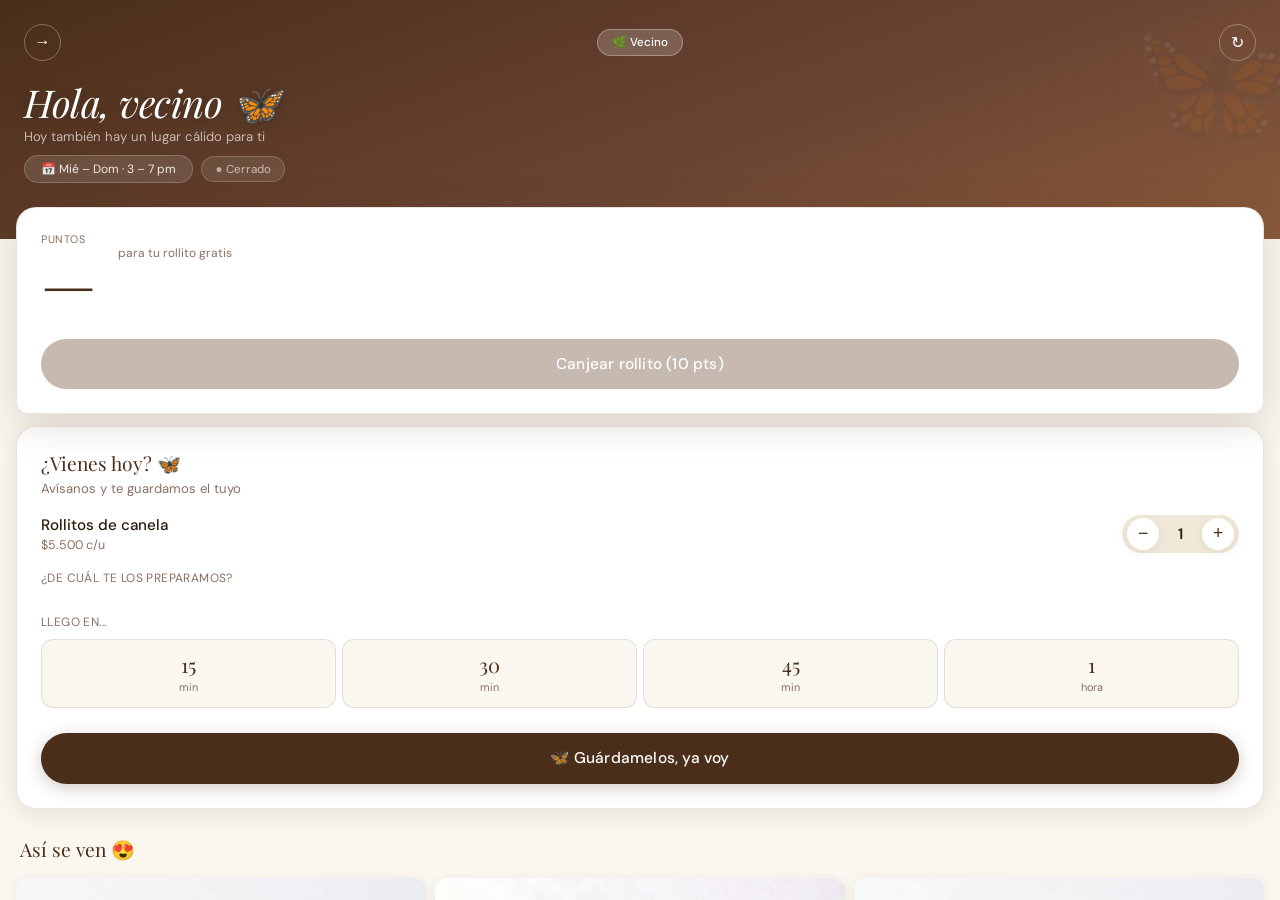
<file: index.html>
<!DOCTYPE html>
<html lang="es-CO">
<head>
<meta charset="UTF-8">
<meta name="viewport" content="width=device-width, initial-scale=1.0, maximum-scale=1.0">
<title>Club Maddre</title>

<!-- PWA -->
<link rel="manifest" href="manifest.json">
<meta name="mobile-web-app-capable" content="yes">
<meta name="apple-mobile-web-app-capable" content="yes">
<meta name="apple-mobile-web-app-status-bar-style" content="black-translucent">
<meta name="apple-mobile-web-app-title" content="Maddre">
<meta name="theme-color" content="#4A2E1A">
<link rel="apple-touch-icon" href="icon-192.png">
<link rel="icon" type="image/png" sizes="192x192" href="icon-192.png">

<!-- Open Graph (WhatsApp / redes) -->
<meta property="og:type"        content="website">
<meta property="og:url"         content="https://colorsonica-afk.github.io/cafemaddre/">
<meta property="og:title"       content="🦋 Club Maddre — cocina saludable que cuida de ti">
<meta property="og:description" content="Acumula puntos, canjea rollitos gratis y entérate de las promos flash. ¡Únete al club del barrio!">
<meta property="og:image"       content="https://colorsonica-afk.github.io/cafemaddre/img-frutosrojos.jpg">
<meta property="og:image:width" content="1200">
<meta property="og:image:height" content="630">
<meta name="twitter:card"       content="summary_large_image">
<link rel="preconnect" href="https://fonts.googleapis.com">
<link href="https://fonts.googleapis.com/css2?family=Dancing+Script:wght@600;700&family=Playfair+Display:ital,wght@0,400;0,700;1,400&family=DM+Sans:wght@300;400;500&family=Press+Start+2P&display=swap" rel="stylesheet">
<link rel="stylesheet" href="style.css">
</head>
<body>

<!-- ── LOADING ────────────────────────────────────────────── -->
<div id="screen-loading" class="screen active">
  <div class="loading-center">
    <div class="butterfly">🦋</div>
    <p class="tagline">cargando tu club…</p>
  </div>
</div>

<!-- ── LOGIN (solo correo) ────────────────────────────────── -->
<div id="screen-login" class="screen">
  <div class="login-wrap">
    <div class="brand-block">
      <span class="brand-emoji">🦋</span>
      <h1 class="brand-name">maddre</h1>
      <p class="brand-tag">cocina saludable que cuida de ti</p>
    </div>
    <div class="card">
      <h2>Entra al club</h2>
      <p class="login-sub">Ingresa tu correo para continuar</p>
      <div class="field">
        <label>Correo</label>
        <input id="login-correo" type="email" inputmode="email" placeholder="tu@correo.com" autocomplete="email">
      </div>
      <div id="cedula-wrap" class="field hidden">
        <label>Cédula <span class="hint">(tu contraseña)</span></label>
        <input id="login-cedula" type="number" inputmode="numeric" placeholder="Número de cédula">
      </div>
      <div id="login-error" class="error-msg hidden"></div>
      <button id="btn-continuar" class="btn-primary" onclick="doIniciar()">Continuar →</button>

    </div>
  </div>
</div>

<!-- ── ONBOARDING progresivo ──────────────────────────────── -->
<div id="screen-onboarding" class="screen">
  <div class="onboarding-wrap">
    <div class="brand-block-sm">
      <span>🦋</span>
      <span class="brand-name-sm">maddre</span>
    </div>

    <!-- Barra de progreso -->
    <div class="pasos-bar">
      <div class="paso-dot activo"></div>
      <div class="paso-line"></div>
      <div class="paso-dot"></div>
      <div class="paso-line"></div>
      <div class="paso-dot"></div>
    </div>

    <div id="onboarding-error" class="error-msg hidden" style="margin:0 1rem 0.5rem"></div>

    <!-- Paso 1: cédula -->
    <div id="paso-1" class="card onboarding-card hidden">
      <p class="ob-step-label">Paso 1 de 3</p>
      <h2>¿Cuál es tu cédula?</h2>
      <p class="ob-desc">La usamos para identificarte en caja</p>
      <div class="field">
        <input id="ob-cedula" type="number" inputmode="numeric" placeholder="Número de cédula">
      </div>
      <button class="btn-primary" onclick="completarPaso(1)">Continuar →</button>
    </div>

    <!-- Paso 2: nombre y WhatsApp -->
    <div id="paso-2" class="card onboarding-card hidden">
      <p class="ob-step-label">Paso 2 de 3</p>
      <h2>¿Cómo te llamas?</h2>
      <p class="ob-desc">Para saludarte como se debe ☕</p>
      <div class="field">
        <label>Nombre completo</label>
        <input id="ob-nombre" type="text" placeholder="Ana García">
      </div>
      <div class="field">
        <label>WhatsApp</label>
        <input id="ob-telefono" type="tel" inputmode="numeric" placeholder="300 123 4567">
      </div>
      <button class="btn-primary" onclick="completarPaso(2)">Continuar →</button>
    </div>

    <!-- Paso 3: fecha de nacimiento → +1 punto -->
    <div id="paso-3" class="card onboarding-card hidden">
      <p class="ob-step-label">Paso 3 de 3 · ¡Último!</p>
      <h2>¿Cuándo es tu cumpleaños?</h2>
      <p class="ob-desc">Te daremos un rollito especial ese mes 🎂<br>
        <strong style="color:var(--verde)">+1 punto</strong> por completar tu perfil</p>
      <div class="field">
        <input id="ob-fnac" type="date">
      </div>
      <button class="btn-primary" onclick="completarPaso(3)">¡Listo! →</button>
    </div>
  </div>
</div>

<!-- ── PERFIL CLIENTE ─────────────────────────────────────── -->
<div id="screen-profile" class="screen">

  <!-- Pull-to-refresh indicator -->
  <div id="ptr-indicator" class="ptr-indicator" aria-hidden="true">🦋</div>

  <!-- Barra progreso perfil -->
  <div id="perfil-incompleto-banner" class="completar-card hidden">
    <div class="completar-top">
      <div>
        <p class="completar-title">Completa tu registro</p>
        <p class="completar-sub">Gana <strong>+1 punto</strong> al terminar 🎁</p>
      </div>
      <span id="completar-pct" class="completar-pct">25%</span>
    </div>
    <div class="completar-bar-bg">
      <div id="completar-bar-fill" class="completar-bar-fill" style="width:25%"></div>
    </div>
    <button id="btn-completar-perfil" class="btn-primary" style="margin-top:.75rem">Continuar registro →</button>
  </div>

  <!-- Header -->
  <div class="profile-header">
    <div class="profile-top">
      <button id="prof-btn-izq" class="icon-btn" onclick="abrirModalRegistro()">→</button>
      <span id="prof-nivel-badge" class="nivel-badge">🌿 Vecino</span>
      <button id="prof-btn-der" class="icon-btn" onclick="loadProfile()">↻</button>
    </div>
    <h2 id="prof-nombre">Hola!</h2>
    <p id="prof-correo" class="prof-sub"></p>
    <div class="header-pills">
      <div class="horario-pill">📅 Mié – Dom · 3 – 7 pm</div>
      <div id="estado-tienda" class="estado-pill cerrado">● Cerrado</div>
    </div>
  </div>

  <!-- Flash -->
  <div id="flash-banner" class="flash-banner hidden">
    <span class="flash-icon">⚡</span>
    <div>
      <p id="flash-text" class="flash-text"></p>
      <p id="flash-timer" class="flash-timer"></p>
    </div>
  </div>

  <!-- Puntos -->
  <div class="card points-card">
    <div class="points-row">
      <div>
        <p class="points-label">Puntos</p>
        <p id="prof-puntos" class="points-big">0</p>
      </div>
      <div class="points-progress-wrap">
        <div id="points-dots" class="points-dots"></div>
        <p class="points-sub">para tu rollito gratis</p>
      </div>
    </div>
    <button id="btn-redeem-pts" class="btn-primary" onclick="redeemPoints()" disabled>
      Canjear rollito (10 pts)
    </button>
  </div>

  <!-- ¿Vienes hoy? -->
  <div class="card reserva-card">
    <p class="sec-title">¿Vienes hoy? 🦋</p>
    <p class="sec-sub">Avísanos y te guardamos el tuyo</p>
    <div class="rollito-qty-row">
      <div>
        <p class="rollito-qty-label">Rollitos de canela</p>
        <p class="rollito-qty-sub">$5.500 c/u</p>
      </div>
      <div class="qty-ctrl">
        <button class="qty-btn" onclick="reservaQty(-1)">−</button>
        <span id="reserva-qty" class="qty-num">1</span>
        <button class="qty-btn" onclick="reservaQty(1)">+</button>
      </div>
    </div>
    <div id="reserva-sabores-wrap" class="sabores-wrap">
      <p class="sabores-label">¿De cuál te los preparamos?</p>
      <div id="reserva-sabores-grid" class="sabores-grid"></div>
    </div>
    <div class="tiempo-wrap">
      <p class="tiempo-label">Llego en...</p>
      <div class="tiempo-grid">
        <button class="t-btn" onclick="selTiempo(this,'15 min')"><span class="t-num">15</span><span class="t-unit">min</span></button>
        <button class="t-btn" onclick="selTiempo(this,'30 min')"><span class="t-num">30</span><span class="t-unit">min</span></button>
        <button class="t-btn" onclick="selTiempo(this,'45 min')"><span class="t-num">45</span><span class="t-unit">min</span></button>
        <button class="t-btn" onclick="selTiempo(this,'1 hora')"><span class="t-num">1</span><span class="t-unit">hora</span></button>
      </div>
    </div>
    <div id="reserva-error" class="error-msg hidden"></div>
    <button class="btn-primary" onclick="enviarReserva()">🦋 Guárdamelos, ya voy</button>
  </div>

  <!-- Galería sabores -->
  <div class="galeria-section">
    <p class="sec-title" style="padding:1rem 1.25rem .5rem">Así se ven 😍</p>
    <div class="galeria-grid">
      <div class="g-item"><img src="img-frutosrojos.jpg" alt="Frutos Rojos"><span class="g-tag">Frutos Rojos</span></div>
      <div class="g-item"><img src="img-pistacho.png" alt="Pistacho"><span class="g-tag">Pistacho</span></div>
      <div class="g-item"><img src="img-maracuya.png" alt="Maracuyá"><span class="g-tag">Maracuyá</span></div>
      <div class="g-item"><img src="img-oreo.png" alt="Oreo"><span class="g-tag">Oreo</span></div>
      <div class="g-item"><img src="img-almendras.png" alt="Almendras"><span class="g-tag">Almendras</span></div>
    </div>
  </div>

  <!-- Promos -->
  <div class="card promos-card">
    <h3>Tus promos 🎁</h3>
    <div id="promo-caja-card" class="promo-item">
      <div>
        <p class="promo-name">📦 Caja semanal</p>
        <p id="caja-desc" class="promo-desc">4 rollitos por $20.000</p>
      </div>
      <button id="btn-caja" class="promo-btn" onclick="redeemCaja()">Canjear</button>
    </div>
    <div id="promo-cumple-card" class="promo-item">
      <div>
        <p class="promo-name">🎂 Rollito cumpleañero</p>
        <p id="cumple-desc" class="promo-desc">Solo el día de tu cumpleaños</p>
      </div>
      <button id="btn-cumple" class="promo-btn" onclick="redeemCumple()">Canjear</button>
    </div>
  </div>

  <!-- Stats -->
  <div class="stats-row">
    <div class="stat-box">
      <p id="stat-puntos" class="stat-num">0</p>
      <p class="stat-label">puntos</p>
    </div>
    <div class="stat-box">
      <p id="stat-favorito" class="stat-num" style="font-size:.9rem">—</p>
      <p class="stat-label">favorito</p>
    </div>
    <div class="stat-box">
      <p id="stat-canciones" class="stat-num">0</p>
      <p class="stat-label">canciones</p>
    </div>
  </div>

  <!-- Taller -->
  <div class="card taller-card">
    <div class="taller-content">
      <div>
        <p class="taller-title">🎨 Taller de pintura en yeso</p>
        <p class="taller-desc">Pinta tu bizcocho de yeso o cerámica y disfruta un capuchino + rollito de canela o waffle. Te llevas tu pieza a casa.</p>
        <p class="taller-price">$20.000</p>
      </div>
    </div>
    <button class="btn-primary" onclick="alertarTaller()">Apartar mi cupo</button>
  </div>

  <!-- Música -->
  <div class="card musica-card">
    <div class="sec-title-row">
      <p class="sec-title">¿Qué suena hoy? 🎶</p>
      <button class="sec-refresh-btn" onclick="loadMusica()" title="Actualizar">↻</button>
    </div>
    <p class="sec-sub">Sugiere una canción y que los vecinos decidan</p>
    <div class="musica-input-row">
      <input id="musica-input" type="text" placeholder="Artista · Canción" class="musica-input">
      <button class="musica-btn" onclick="sugerirCancion()">→</button>
    </div>
    <div id="musica-wall" class="musica-wall"></div>
  </div>

  <!-- Trueque de Libros -->
  <div class="card trueque-card">
    <div class="sec-title-row">
      <p class="sec-title">Trueque de libros 📚</p>
      <button class="sec-refresh-btn" onclick="loadTrueque()" title="Actualizar">↻</button>
    </div>
    <p class="sec-sub">Trae uno, llévate otro — los matches se concretan cada sábado</p>

    <!-- Publicar libro -->
    <div id="trueque-input-wrap">
      <div class="trueque-input-row">
        <input id="trueque-titulo" type="text" placeholder="Título · Autor" class="trueque-input">
        <button class="trueque-send-btn" onclick="publicarLibro()">→</button>
      </div>
      <div class="mood-chips" id="mood-chips">
        <button class="mood-chip active" data-mood="para llorar">para llorar</button>
        <button class="mood-chip" data-mood="para reír">para reír</button>
        <button class="mood-chip" data-mood="para pensar">para pensar</button>
        <button class="mood-chip" data-mood="para no dormir">para no dormir</button>
      </div>
    </div>

    <!-- Mi libro publicado -->
    <div id="mi-libro-wrap" class="hidden"></div>

    <!-- Wall de libros -->
    <p class="trueque-wall-label">📚 Libros disponibles — dale ♥ para proponer trueque</p>
    <div id="trueque-wall" class="trueque-wall"></div>
  </div>

  <!-- Propuestas recibidas -->
  <div id="trueque-propuestas-card" class="card hidden" style="margin:.75rem 1rem">
    <p class="sec-title" style="color:var(--cafe)">Propuestas para ti 💌</p>
    <p class="sec-sub" style="color:var(--text-lt)">Tu libro recibió estas ofertas de cambio</p>
    <div id="trueque-propuestas-list"></div>
  </div>

  <!-- Sábado de Trueque banner -->
  <div id="trueque-sabado" class="trueque-sabado hidden">
    <div>
      <p class="trueque-sabado-title">Sábado de Trueque ☕</p>
      <p class="trueque-sabado-sub">Los matches confirmados se encuentran en Maddre</p>
    </div>
    <div class="trueque-sabado-count">
      <p id="trueque-match-num" class="trueque-sabado-num">0</p>
      <p class="trueque-sabado-label">matches</p>
    </div>
  </div>

  <!-- Menú -->
  <div class="card menu-card">
    <p class="sec-title">Nuestro menú ☕</p>

    <div class="menu-categoria">
      <p class="menu-cat-title">Bebidas</p>
      <ul class="menu-items">
        <li>Tinto especialidad</li>
        <li>Capuchino michelado</li>
        <li>Con Baileys</li>
        <li>Moca</li>
        <li>Soda de frutas</li>
        <li>Aromáticas</li>
      </ul>
    </div>

    <div class="menu-categoria">
      <p class="menu-cat-title">Rollitos de canela 🌀</p>
      <ul class="menu-items">
        <li>Frutos rojos · Pistacho · Maracuyá</li>
        <li>Oreo · Almendras · Canela clásico</li>
      </ul>
    </div>

    <div class="menu-categoria">
      <p class="menu-cat-title">Waffles 🧇</p>
      <ul class="menu-items">
        <li>Con los mismos sabores del rollito</li>
        <li>Frutos rojos · Pistacho · Maracuyá · Oreo · Almendras · Canela clásico</li>
      </ul>
    </div>

    <div class="menu-categoria">
      <p class="menu-cat-title">Pan de masa maddre</p>
      <ul class="menu-items">
        <li>Baguette</li>
        <li>Pan sandwich</li>
        <li>Pan XL</li>
      </ul>
    </div>

    <div class="menu-categoria">
      <p class="menu-cat-title">Para llevar</p>
      <ul class="menu-items">
        <li>Café x 250 gr</li>
      </ul>
    </div>
  </div>

  <!-- Arcade -->
  <a href="arcade.html" class="arcade-entry-card">
    <div class="arcade-entry-left">
      <p class="arcade-entry-title">ARCADE</p>
      <p class="arcade-entry-sub">Juega mientras esperas tu café · 2 juegos</p>
      <div class="arcade-entry-chips">
        <span class="arcade-chip green">👨🏻‍🔧 Fontanero</span>
        <span class="arcade-chip blue">🧺 Desayunos</span>
      </div>
    </div>
    <div class="arcade-entry-icon">🕹️</div>
  </a>

  <!-- Acciones -->
  <div class="accion-grid">
    <a href="https://maps.app.goo.gl/BtxwysjAvMXyJfsj9" target="_blank" class="accion-card">
      <span class="accion-icon"><img src="maps.png" alt="Google Maps" class="accion-logo"></span>
      <p class="accion-title">Cuéntale al barrio</p>
      <p class="accion-desc">¿Cómo fue tu experiencia?</p>
      <span class="accion-stars">⭐⭐⭐⭐⭐</span>
      <span class="accion-cta">Calificar ↗</span>
    </a>
    <a href="https://play.google.com/store/apps/details?id=com.xiaojukeji.didi.global.customer&hl=es_CO&pli=1" target="_blank" class="accion-card">
      <span class="accion-icon"><img src="didi.png" alt="Didi Food" class="accion-logo"></span>
      <p class="accion-title">¿Sin salir de casa?</p>
      <p class="accion-desc">Entra a Didi Food y busca <strong>Café Maddre</strong></p>
      <span class="accion-cta">Abrir Didi Food ↗</span>
    </a>
  </div>

  <!-- Redes -->
  <div class="redes-row">
    <a href="https://instagram.com" target="_blank" class="red-btn"><span class="red-icon">📸</span><span class="red-label">Instagram</span></a>
    <a href="https://tiktok.com" target="_blank" class="red-btn"><span class="red-icon">🎵</span><span class="red-label">TikTok</span></a>
    <a href="https://wa.me/573143301670?text=Hola%20Caf%C3%A9%20Maddre!%20%F0%9F%A6%8B%20Quiero%20saber%20m%C3%A1s%20sobre%20el%20club%20y%20sus%20rollitos%20%F0%9F%8C%80" target="_blank" class="red-btn"><span class="red-icon">💬</span><span class="red-label">WhatsApp</span></a>
  </div>

  <a href="https://maps.app.goo.gl/uFEeEwi4WkpPh5Mc9" target="_blank" class="footer-ubicacion">
    📍 ¿Dónde estamos? Ver en Maps ↗
  </a>
  <div class="footer-cafe">🦋 Café Maddre · Hecho con amor<br>Miércoles a domingo · 3 pm a 7 pm</div>
  <button class="share-app-btn" onclick="compartirApp()">🦋 Compartir con un amigo</button>
  <button id="btn-instalar-app" class="share-app-btn instalar-btn hidden" onclick="instalarApp()">📲 Instalar como app</button>
  <div style="height:2rem"></div>
</div>

<!-- ── MODAL: ÚNETE AL CLUB (popup 1 min) ────────────────── -->
<div id="modal-registro" class="modal-overlay hidden">
  <div class="modal-box">
    <button class="modal-close-btn" onclick="cerrarModalRegistro()">✕</button>
    <div class="modal-brand-row">
      <span>🦋</span>
      <span class="brand-name-sm">maddre</span>
    </div>
    <h3 class="modal-title">🌀 Promo de esta semana</h3>
    <p class="modal-sub"><strong>2x1 en rollitos de canela de frutos rojos</strong> — de miércoles a viernes, de 3 a 7 PM</p>
    <div id="modal-registro-form">
      <p class="modal-sub" style="margin-top:.75rem">Únete al club: acumula puntos, reserva tu rollito y accede a promos exclusivas del barrio</p>
      <div class="field">
        <input id="modal-correo-input" type="email" inputmode="email" placeholder="tu@correo.com" autocomplete="email">
      </div>
      <div id="modal-correo-error" class="error-msg hidden"></div>
      <button class="btn-primary" onclick="modalContinuarRegistro()">Continuar →</button>
      <button class="modal-ahora-no" onclick="cerrarModalRegistro()">Ahora no</button>
    </div>
    <button id="modal-registro-ok-btn" class="btn-primary hidden" onclick="cerrarModalRegistro()">Genial, gracias 🦋</button>
  </div>
</div>

<!-- ── MODAL: CÉDULA (usuarios existentes) ───────────────── -->
<div id="modal-cedula" class="modal-overlay hidden">
  <div class="modal-box">
    <div class="modal-brand-row">
      <span>🦋</span>
      <span class="brand-name-sm">maddre</span>
    </div>
    <h3 class="modal-title">¡Bienvenido de nuevo!</h3>
    <p class="modal-sub">Ingresa tu cédula para confirmar que eres tú</p>
    <div class="field">
      <input id="modal-cedula-input" type="number" inputmode="numeric" placeholder="Número de cédula">
    </div>
    <div id="modal-cedula-error" class="error-msg hidden"></div>
    <button class="btn-primary" onclick="modalLoginCedula()">Entrar →</button>
  </div>
</div>

<!-- ── MODAL: ACCIÓN BLOQUEADA ────────────────────────────── -->
<div id="modal-bloqueado" class="modal-overlay hidden">
  <div class="modal-box">
    <p class="modal-lock-emoji">🔒</p>
    <h3 class="modal-title">Regístrate para continuar</h3>
    <p class="modal-sub">Necesitas unirte al club para poder <span id="modal-bloqueado-accion">hacer esto</span></p>
    <button class="btn-primary" onclick="abrirRegistroDesdeBloqueo()">Unirme al club →</button>
    <button class="modal-ahora-no" onclick="cerrarModalBloqueado()">Ahora no</button>
  </div>
</div>

<!-- ── TOAST ───────────────────────────────────────────────── -->
<div id="toast" class="toast hidden"></div>

<script>
// Acceso directo de staff (URL secreta) → panel de administración
function checkHash() {
  if (location.hash === "#posmaddre") {
    window.location.href = "admin.html";
  }
}
window.addEventListener("hashchange", checkHash);
window.addEventListener("load", checkHash);
</script>
<script src="shared.js?v=4"></script>
<script src="client.js?v=1"></script>
</body>
</html>
</file>
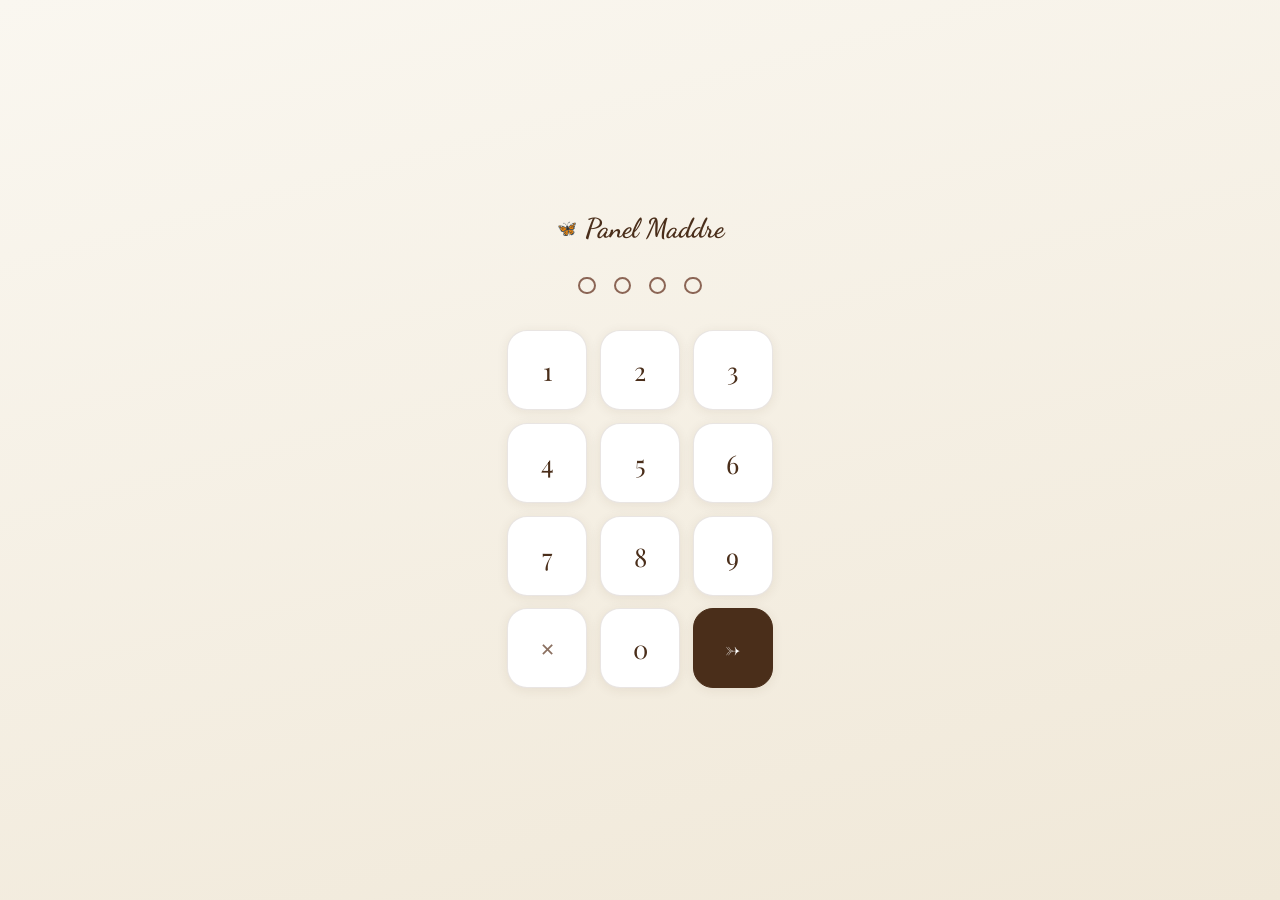
<file: admin.html>
<!DOCTYPE html>
<html lang="es-CO">
<head>
<meta charset="UTF-8">
<meta name="viewport" content="width=device-width, initial-scale=1.0, maximum-scale=1.0">
<title>Admin — Maddre</title>
<meta name="robots" content="noindex, nofollow">

<link rel="icon" type="image/png" sizes="192x192" href="icon-192.png">
<link rel="preconnect" href="https://fonts.googleapis.com">
<link href="https://fonts.googleapis.com/css2?family=Dancing+Script:wght@600;700&family=Playfair+Display:ital,wght@0,400;0,700;1,400&family=DM+Sans:wght@300;400;500&display=swap" rel="stylesheet">
<link rel="stylesheet" href="style.css">
</head>
<body>

<!-- ── PIN CAJA ────────────────────────────────────────────── -->
<div id="screen-pin" class="screen active">
  <div class="pin-wrap">
    <div class="brand-block-sm" style="justify-content:center;margin-bottom:2rem">
      <span>🦋</span>
      <span class="brand-name-sm">Panel Maddre</span>
    </div>
    <div class="pin-display">
      <span id="pin-dot-1" class="pin-dot"></span>
      <span id="pin-dot-2" class="pin-dot"></span>
      <span id="pin-dot-3" class="pin-dot"></span>
      <span id="pin-dot-4" class="pin-dot"></span>
    </div>
    <div id="pin-error" class="error-msg hidden" style="margin:.75rem 1rem 0"></div>
    <div class="pin-pad">
      <button class="pin-btn" onclick="pinPress('1')">1</button>
      <button class="pin-btn" onclick="pinPress('2')">2</button>
      <button class="pin-btn" onclick="pinPress('3')">3</button>
      <button class="pin-btn" onclick="pinPress('4')">4</button>
      <button class="pin-btn" onclick="pinPress('5')">5</button>
      <button class="pin-btn" onclick="pinPress('6')">6</button>
      <button class="pin-btn" onclick="pinPress('7')">7</button>
      <button class="pin-btn" onclick="pinPress('8')">8</button>
      <button class="pin-btn" onclick="pinPress('9')">9</button>
      <button class="pin-btn pin-btn-clear" onclick="pinClear()">✕</button>
      <button class="pin-btn" onclick="pinPress('0')">0</button>
      <button class="pin-btn pin-btn-ok" onclick="pinSubmit()">→</button>
    </div>
    <div id="pin-destino" class="pin-destino hidden">
      <button class="btn-primary" onclick="pinIrA('admin')">⚙️ Panel Admin</button>
      <button class="btn-ghost" onclick="pinIrA('pos')" style="margin-top:.5rem">🦋 Ir a Caja</button>
    </div>
  </div>
</div>

<!-- ── ADMIN LOGIN (contraseña, acceso directo) ───────────── -->
<div id="screen-admin-login" class="screen">
  <div class="topbar">
    <button id="admin-login-back-btn" class="back-btn" onclick="adminLoginVolver()">← Volver</button>
    <h2>Panel Admin</h2>
  </div>
  <div style="padding:1.5rem 1rem .5rem">
    <p style="font-size:.82rem;color:var(--text-lt);text-align:center;line-height:1.5">
      Ingresa la contraseña de administrador<br>para acceder al panel de gestión
    </p>
  </div>
  <div class="card" style="margin:.5rem 1rem">
    <div class="field">
      <label>Contraseña admin</label>
      <input id="admin-pass-input" type="password" placeholder="••••••••" autocomplete="current-password">
    </div>
    <div id="admin-login-error" class="error-msg hidden"></div>
    <button class="btn-primary" onclick="adminAuthAndGo()">Entrar al panel →</button>
  </div>
</div>

<!-- ── ADMIN PANEL ─────────────────────────────────────────── -->
<div id="screen-admin" class="screen">
  <div id="ptr-indicator-admin" class="ptr-indicator" aria-hidden="true">🦋</div>
  <div class="admin-topbar">
    <div class="admin-topbar-left">
      <span class="admin-logo">🦋 maddre</span>
    </div>
    <div class="admin-topbar-right">
      <div id="admin-status-badge" class="status-badge cerrado">● Cerrado</div>
      <button class="tab-switch-btn" onclick="adminIrACaja()">🦋 Caja</button>
      <button class="back-btn" onclick="showScreen('pin');pinReset()">Salir</button>
    </div>
  </div>

  <!-- Saludo admin -->
  <div id="admin-saludo" class="admin-saludo"></div>

  <!-- Nav tabs -->
  <div class="admin-nav">
    <button class="admin-tab active" onclick="adminTab(this,'resumen')">📊 Resumen</button>
    <button class="admin-tab" onclick="adminTab(this,'clientes')">🔍 Clientes</button>
    <button class="admin-tab" onclick="adminTab(this,'pedidos')">📋 Pedidos</button>
    <button class="admin-tab" onclick="adminTab(this,'promos')">🎁 Promos</button>
    <button class="admin-tab" onclick="window.location.href='correos.html'">📨 Correos</button>
  </div>

  <!-- ── TAB RESUMEN ── -->
  <div id="admin-tab-resumen" class="admin-section">
    <div class="admin-stats-grid">
      <div class="admin-stat highlight">
        <span class="as-icon">💰</span>
        <p id="adm-total-ventas" class="as-num">—</p>
        <p class="as-lbl">ventas históricas</p>
      </div>
      <div class="admin-stat">
        <span class="as-icon">🧾</span>
        <p id="adm-transacciones" class="as-num">—</p>
        <p class="as-lbl">transacciones</p>
      </div>
      <div class="admin-stat">
        <span class="as-icon">🌿</span>
        <p id="adm-vecinos" class="as-num">—</p>
        <p class="as-lbl">vecinos registrados</p>
      </div>
      <div class="admin-stat">
        <span class="as-icon">🦋</span>
        <p id="adm-rollitos" class="as-num">—</p>
        <p class="as-lbl">rollitos canjeados</p>
      </div>
      <div class="admin-stat">
        <span class="as-icon">📚</span>
        <p id="adm-libros" class="as-num">—</p>
        <p class="as-lbl">libros a canjear</p>
      </div>
    </div>
    <!-- Meta neta -->
    <div class="card" style="margin:0 1rem 1rem">
      <p class="card-title">📊 Meta neta (ventas vs insumos)</p>
      <div class="meta-neta-grid">
        <div class="meta-neta-item">
          <p class="meta-neta-lbl">Histórica</p>
          <p id="adm-margen-historico" class="meta-neta-pct">—</p>
          <p id="adm-margen-hist-sub" class="meta-neta-sub">sin datos</p>
        </div>
        <div class="meta-neta-item">
          <p id="adm-margen-mes-lbl" class="meta-neta-lbl">Este mes</p>
          <p id="adm-margen-mes" class="meta-neta-pct">—</p>
          <p id="adm-margen-mes-sub" class="meta-neta-sub">sin datos</p>
        </div>
      </div>
    </div>

    <!-- Registrar materia prima -->
    <div class="card" style="margin:0 1rem 1rem">
      <p class="card-title">🛒 Registrar compra de insumos</p>
      <div class="field">
        <label>Fecha</label>
        <input id="mp-fecha" type="date">
      </div>
      <div class="field">
        <label>Proveedor</label>
        <select id="mp-proveedor">
          <option value="D1">D1</option>
          <option value="Salsamentaria">Salsamentaria</option>
          <option value="Fruver">Fruver</option>
          <option value="Otro">Otro</option>
        </select>
      </div>
      <div class="field">
        <label>Valor ($)</label>
        <input id="mp-valor" type="number" inputmode="numeric" placeholder="0" min="0">
      </div>
      <button class="btn-primary" onclick="registrarMateriaPrima()">Registrar compra</button>
      <p id="mp-msg" class="hidden" style="margin-top:.6rem;font-size:.8rem"></p>
    </div>

    <div class="card" style="margin:0 1rem 1rem">
      <p class="card-title">🎁 Promos canjeadas esta semana</p>
      <div class="promos-semana-grid">
        <div class="promo-sem-item">
          <span class="promo-sem-icon">📦</span>
          <p id="adm-cajas-semana" class="promo-sem-num">—</p>
          <p class="promo-sem-lbl">cajas semanales</p>
        </div>
        <div class="promo-sem-item">
          <span class="promo-sem-icon">🌀</span>
          <p id="adm-rollitos-semana" class="promo-sem-num">—</p>
          <p class="promo-sem-lbl">puntos sumados</p>
        </div>
      </div>
    </div>
    <div class="card" style="margin:1rem">
      <p class="card-title">🎵 Top canciones de hoy</p>
      <div id="adm-canciones" class="canciones-list"></div>
    </div>
  </div>

  <!-- ── TAB CLIENTES ── -->
  <div id="admin-tab-clientes" class="admin-section hidden">

    <!-- Nuevos vecinos esta semana -->
    <div class="card" style="margin:1rem 1rem .5rem">
      <p class="sec-title" style="font-size:.85rem;margin-bottom:.75rem">🆕 Nuevos esta semana</p>
      <div id="admin-nuevos-list" class="admin-nuevos-list">
        <p style="color:var(--text-lt);font-size:.82rem">Cargando…</p>
      </div>
    </div>

    <!-- Agregar cliente nuevo -->
    <div class="card" style="margin:0 1rem .5rem">
      <p class="sec-title" style="font-size:.85rem;margin-bottom:.75rem">Agregar al club</p>
      <div class="admin-search-wrap" style="margin-bottom:.6rem">
        <span class="search-icon-adm">✉️</span>
        <input id="admin-nuevo-correo" type="email" inputmode="email" placeholder="correo@ejemplo.com" autocomplete="off">
      </div>
      <button class="btn-primary" style="width:100%" onclick="adminAgregarCliente()">+ Agregar vecino</button>
      <p id="admin-nuevo-msg" class="hidden" style="margin-top:.6rem;font-size:.8rem;line-height:1.4"></p>
    </div>

    <!-- Buscador -->
    <div class="card" style="margin:.5rem 1rem 1rem">
      <div class="admin-search-wrap">
        <span class="search-icon-adm">🔍</span>
        <input id="admin-search" type="text" placeholder="Nombre o correo del vecino…" oninput="adminSearchDynamic()">
      </div>
      <div id="admin-search-results" class="search-results"></div>
    </div>
    <div id="admin-client-detail" class="card hidden" style="margin:0 1rem 1rem">
      <div class="client-header-adm">
        <div id="adm-avatar" class="c-avatar"></div>
        <div style="flex:1">
          <p id="adm-client-name" class="c-name">—</p>
          <p id="adm-client-info" class="c-email"></p>
        </div>
        <div class="c-pts-wrap">
          <p id="adm-client-pts" class="pts-num">0</p>
          <p class="pts-lbl">puntos</p>
        </div>
      </div>
      <div class="divider-line"></div>
      <p class="mini-title">Historial de compras</p>
      <div id="adm-compras" class="compras-list"></div>
      <p class="mini-title" style="margin-top:.75rem">Promos canjeadas</p>
      <div id="adm-promos-list" class="promos-hist-list"></div>
    </div>
  </div>

  <!-- ── TAB PEDIDOS ── -->
  <div id="admin-tab-pedidos" class="admin-section hidden">
    <div class="card" style="margin:1rem">
      <div style="display:flex;justify-content:space-between;align-items:center;margin-bottom:.75rem">
        <p class="card-title" style="margin:0">📋 Pedidos de hoy</p>
        <button class="sec-refresh-btn" onclick="loadAdminPedidos()">↻</button>
      </div>
      <div id="admin-pedidos-list">
        <p style="color:var(--text-lt);font-size:.82rem">Cargando…</p>
      </div>
    </div>
  </div>

  <!-- ── TAB PROMOS ── -->
  <div id="admin-tab-promos" class="admin-section hidden">
    <div class="card" style="margin:1rem">
      <p class="card-title">⚡ Crear flash</p>
      <div class="field">
        <input id="flash-texto" type="text" placeholder="Ej: Hoy hasta las 6pm: aromática gratis">
      </div>
      <div class="field">
        <label>Nivel mínimo</label>
        <select id="flash-nivel">
          <option value="Vecino">🌿 Vecino (todos)</option>
          <option value="Habitual">☕ Habitual</option>
          <option value="De la casa">🌀 De la casa</option>
        </select>
      </div>
      <div class="field">
        <label>Hora de activación</label>
        <select id="flash-horas">
          <option value="3pm">3pm → 4pm</option>
          <option value="4pm">4pm → 5pm</option>
          <option value="5pm">5pm → 6pm</option>
          <option value="6pm">6pm → 7pm</option>
        </select>
      </div>
      <button class="btn-primary" onclick="createFlash()">⚡ Activar flash</button>
    </div>
    <div class="card" style="margin:0 1rem 1rem">
      <p class="card-title">📋 Promos activas</p>
      <div class="promo-admin-row">
        <span class="promo-dot">📦</span>
        <div class="promo-admin-info">
          <p class="promo-admin-name">Caja semanal</p>
          <p class="promo-admin-desc">4 rollitos por $20.000</p>
        </div>
        <span class="promo-status activa">Activa</span>
      </div>
      <div class="promo-admin-row">
        <span class="promo-dot">🎂</span>
        <div class="promo-admin-info">
          <p class="promo-admin-name">Combo cumpleañero</p>
          <p class="promo-admin-desc">Capuchino + rollito o waffle gratis el día del cumpleaños (con cédula)</p>
        </div>
        <span class="promo-status activa">Activa</span>
      </div>
    </div>
  </div>

</div>

<!-- ── LOADING OVERLAY ─────────────────────────────────────── -->
<div id="loading-overlay" class="loading-overlay hidden">
  <div class="butterfly spin">🦋</div>
</div>

<!-- ── TOAST ───────────────────────────────────────────────── -->
<div id="toast" class="toast hidden"></div>

<script src="shared.js?v=4"></script>
<script src="admin.js?v=3"></script>
</body>
</html>
</file>
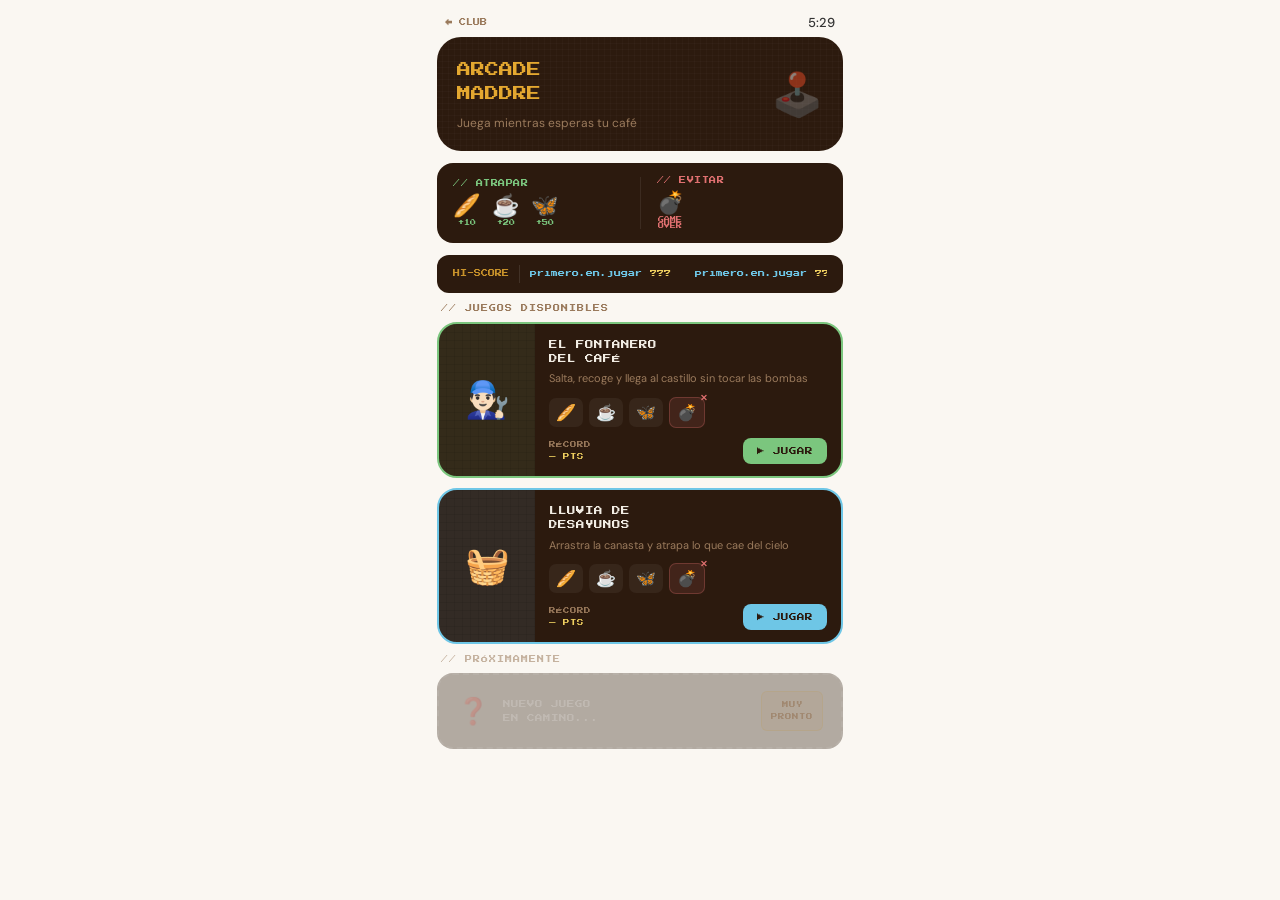
<file: arcade.html>
<!DOCTYPE html>
<html lang="es-CO">
<head>
<meta charset="UTF-8">
<meta name="viewport" content="width=device-width, initial-scale=1.0, maximum-scale=1.0">
<title>Maddre — Arcade</title>
<link href="https://fonts.googleapis.com/css2?family=Press+Start+2P&family=DM+Sans:wght@300;400;500&display=swap" rel="stylesheet">
<style>
  * { margin: 0; padding: 0; box-sizing: border-box; }
  :root {
    --brown-dark:   #2C1A0E;
    --brown-card:   #3A2210;
    --cream-light:  #FAF7F2;
    --gold:         #C8922A;
    --gold-light:   #E4A830;
    --text-muted:   #9A7A5C;
    --pixel-green:  #7BC67E;
    --pixel-blue:   #6EC6E6;
    --pixel-red:    #E07070;
    --pixel-yellow: #F0D060;
    --cream:        #F2EDE4;
  }

  body {
    background: var(--cream-light);
    font-family: 'DM Sans', sans-serif;
    display: flex;
    justify-content: center;
    min-height: 100vh;
  }

  .phone {
    width: 100%;
    max-width: 430px;
    background: var(--cream-light);
    overflow-x: hidden;
    padding-bottom: 40px;
    min-height: 100vh;
  }

  /* ── STATUS BAR ─────────────────────────────────────────── */
  .status-bar {
    display: flex;
    justify-content: space-between;
    align-items: center;
    padding: 14px 20px 6px;
    font-size: 13px;
    font-weight: 500;
    color: #333;
  }
  .back-home {
    font-family: 'Press Start 2P', monospace;
    font-size: 7px;
    background: none;
    border: none;
    color: var(--text-muted);
    cursor: pointer;
    padding: 4px 0;
  }
  .back-home:active { opacity: 0.5; }

  /* ── HEADER ─────────────────────────────────────────────── */
  .header {
    background: var(--brown-dark);
    margin: 0 12px 12px;
    border-radius: 24px;
    padding: 22px 20px 20px;
    position: relative;
    overflow: hidden;
  }
  .header::before {
    content: '';
    position: absolute; inset: 0;
    background-image:
      repeating-linear-gradient(0deg, transparent, transparent 5px, rgba(255,255,255,0.018) 5px, rgba(255,255,255,0.018) 6px),
      repeating-linear-gradient(90deg, transparent, transparent 5px, rgba(255,255,255,0.018) 5px, rgba(255,255,255,0.018) 6px);
    pointer-events: none;
  }
  .header-title {
    font-family: 'Press Start 2P', monospace;
    font-size: 14px; color: var(--gold-light);
    line-height: 1.7; margin-bottom: 8px; position: relative;
  }
  .header-sub { font-size: 12px; color: var(--text-muted); position: relative; }
  .header-icon {
    position: absolute; right: 20px; top: 50%;
    transform: translateY(-50%);
    font-size: 42px; opacity: 0.45;
    animation: float 3s ease-in-out infinite;
  }
  @keyframes float {
    0%,100% { transform: translateY(-50%); }
    50%      { transform: translateY(-56%); }
  }

  /* ── LEGEND ─────────────────────────────────────────────── */
  .legend {
    background: var(--brown-dark);
    margin: 0 12px 12px;
    border-radius: 16px;
    padding: 14px 16px;
    display: flex;
    align-items: center;
  }
  .legend-group { display: flex; flex-direction: column; gap: 6px; flex: 1; }
  .legend-title {
    font-family: 'Press Start 2P', monospace;
    font-size: 7px; letter-spacing: 0.5px; margin-bottom: 2px;
  }
  .legend-title.good { color: var(--pixel-green); }
  .legend-title.bad  { color: var(--pixel-red); }
  .legend-items { display: flex; gap: 12px; align-items: center; }
  .legend-item { display: flex; flex-direction: column; align-items: center; gap: 3px; }
  .legend-emoji { font-size: 22px; line-height: 1; }
  .legend-pts {
    font-family: 'Press Start 2P', monospace;
    font-size: 6px; color: var(--pixel-green);
  }
  .legend-pts.bad { color: var(--pixel-red); }
  .legend-sep {
    width: 1px; height: 52px;
    background: rgba(255,255,255,0.08);
    margin: 0 16px; flex-shrink: 0;
  }

  /* ── TICKER ─────────────────────────────────────────────── */
  .ticker {
    background: var(--brown-dark);
    margin: 0 12px 12px;
    border-radius: 12px;
    padding: 10px 16px;
    display: flex; align-items: center; gap: 10px; overflow: hidden;
  }
  .ticker-label {
    font-family: 'Press Start 2P', monospace;
    font-size: 7px; color: var(--gold); white-space: nowrap; flex-shrink: 0;
  }
  .ticker-sep { width: 1px; height: 18px; background: rgba(255,255,255,0.1); flex-shrink: 0; }
  .ticker-track { overflow: hidden; flex: 1; }
  .ticker-scroll {
    display: flex; gap: 24px;
    white-space: nowrap;
    animation: ticker-move 18s linear infinite;
  }
  .ticker-item {
    font-family: 'Press Start 2P', monospace;
    font-size: 7px; display: flex; gap: 8px;
  }
  .t-user  { color: var(--pixel-blue); }
  .t-score { color: var(--pixel-yellow); }
  @keyframes ticker-move {
    0%   { transform: translateX(0); }
    100% { transform: translateX(-50%); }
  }

  /* ── SECTION LABEL ──────────────────────────────────────── */
  .section-label {
    font-family: 'Press Start 2P', monospace;
    font-size: 7px; color: var(--text-muted); letter-spacing: 1px;
    margin: 0 12px 10px; padding-left: 4px;
  }

  /* ── GAME CARDS ─────────────────────────────────────────── */
  .games-list { display: flex; flex-direction: column; gap: 10px; margin: 0 12px; }

  .game-card {
    background: var(--brown-dark);
    border-radius: 20px; overflow: hidden;
    display: flex; align-items: stretch;
    border: 2px solid transparent;
    cursor: pointer;
    transition: transform 0.12s;
    text-decoration: none;
  }
  .game-card:active { transform: scale(0.97); }
  .game-card.green { border-color: var(--pixel-green); }
  .game-card.blue  { border-color: var(--pixel-blue); }

  .game-preview {
    width: 96px; flex-shrink: 0;
    display: flex; align-items: center; justify-content: center;
    position: relative; overflow: hidden;
  }
  .game-preview.green { background: rgba(123,198,126,0.10); }
  .game-preview.blue  { background: rgba(110,198,230,0.10); }
  .game-preview::after {
    content: '';
    position: absolute; inset: 0;
    background-image:
      repeating-linear-gradient(0deg, transparent, transparent 7px, rgba(0,0,0,0.07) 7px, rgba(0,0,0,0.07) 8px),
      repeating-linear-gradient(90deg, transparent, transparent 7px, rgba(0,0,0,0.07) 7px, rgba(0,0,0,0.07) 8px);
    pointer-events: none;
  }
  .preview-emoji {
    font-size: 36px; position: relative; z-index: 1;
    animation: bob 2.2s ease-in-out infinite;
  }
  .game-card:nth-child(2) .preview-emoji { animation-delay: 0.5s; }
  @keyframes bob {
    0%,100% { transform: translateY(0); }
    50%      { transform: translateY(-6px); }
  }

  .game-info {
    flex: 1; padding: 14px 14px 12px;
    display: flex; flex-direction: column; justify-content: space-between;
  }
  .game-name {
    font-family: 'Press Start 2P', monospace;
    font-size: 8.5px; line-height: 1.7;
    color: var(--cream); margin-bottom: 5px;
  }
  .game-desc { font-size: 11px; color: var(--text-muted); line-height: 1.4; margin-bottom: 10px; }

  .items-strip { display: flex; gap: 6px; align-items: center; margin-bottom: 10px; }
  .item-chip {
    font-size: 16px;
    background: rgba(255,255,255,0.05);
    border-radius: 7px; padding: 4px 7px;
    position: relative;
  }
  .item-chip.bomb {
    background: rgba(224,112,112,0.12);
    border: 1px solid rgba(224,112,112,0.28);
  }
  .item-chip .x {
    position: absolute; top: -4px; right: -4px;
    font-size: 9px; color: var(--pixel-red);
    font-weight: 800; font-family: 'DM Sans', sans-serif; line-height: 1;
  }

  .game-footer { display: flex; align-items: center; justify-content: space-between; }
  .highscore {
    font-family: 'Press Start 2P', monospace;
    font-size: 6.5px; color: var(--text-muted); line-height: 1.9;
  }
  .highscore span { color: var(--pixel-yellow); }
  .play-btn {
    font-family: 'Press Start 2P', monospace;
    font-size: 7.5px; padding: 9px 14px;
    border: none; border-radius: 8px; cursor: pointer;
    pointer-events: none; /* card handles click */
  }
  .play-btn.green { background: var(--pixel-green); color: var(--brown-dark); }
  .play-btn.blue  { background: var(--pixel-blue);  color: var(--brown-dark); }

  /* ── COMING SOON ────────────────────────────────────────── */
  .coming-soon { margin: 12px 12px 0; }
  .coming-label {
    font-family: 'Press Start 2P', monospace;
    font-size: 7px; color: var(--text-muted);
    letter-spacing: 1px; margin-bottom: 10px;
    padding-left: 4px; opacity: 0.55;
  }
  .coming-card {
    background: rgba(44,26,14,0.35);
    border: 2px dashed rgba(255,255,255,0.07);
    border-radius: 16px; padding: 16px 18px;
    display: flex; align-items: center; gap: 14px;
  }
  .coming-icon { font-size: 26px; opacity: 0.22; }
  .coming-text {
    font-family: 'Press Start 2P', monospace;
    font-size: 7.5px; color: rgba(255,255,255,0.18); line-height: 1.9;
  }
  .coming-badge {
    margin-left: auto;
    font-family: 'Press Start 2P', monospace;
    font-size: 6.5px; color: var(--text-muted);
    background: rgba(200,146,42,0.08);
    border: 1px solid rgba(200,146,42,0.18);
    border-radius: 6px; padding: 7px 9px;
    white-space: nowrap; opacity: 0.7;
    line-height: 1.8; text-align: center;
  }

  /* ── NEW RECORD TOAST ───────────────────────────────────── */
  #record-toast {
    display: none;
    position: fixed; bottom: 24px; left: 50%; transform: translateX(-50%);
    background: var(--brown-dark);
    border: 2px solid var(--pixel-yellow);
    color: var(--pixel-yellow);
    font-family: 'Press Start 2P', monospace;
    font-size: 8px; padding: 12px 20px;
    border-radius: 10px; white-space: nowrap;
    z-index: 99;
    animation: toast-in 0.3s ease;
  }
  @keyframes toast-in {
    from { opacity: 0; transform: translateX(-50%) translateY(10px); }
    to   { opacity: 1; transform: translateX(-50%) translateY(0); }
  }
</style>
</head>
<body>
<div class="phone">

  <div class="status-bar">
    <button class="back-home" onclick="location.href='index.html'">← CLUB</button>
    <span style="font-size:13px;font-weight:500;color:#333" id="clock">—</span>
  </div>

  <!-- Header -->
  <div class="header">
    <div class="header-title">ARCADE<br>MADDRE</div>
    <div class="header-sub">Juega mientras esperas tu café</div>
    <div class="header-icon">🕹️</div>
  </div>

  <!-- Leyenda -->
  <div class="legend">
    <div class="legend-group">
      <div class="legend-title good">// ATRAPAR</div>
      <div class="legend-items">
        <div class="legend-item">
          <div class="legend-emoji">🥖</div>
          <div class="legend-pts">+10</div>
        </div>
        <div class="legend-item">
          <div class="legend-emoji">☕</div>
          <div class="legend-pts">+20</div>
        </div>
        <div class="legend-item">
          <div class="legend-emoji">🦋</div>
          <div class="legend-pts">+50</div>
        </div>
      </div>
    </div>
    <div class="legend-sep"></div>
    <div class="legend-group">
      <div class="legend-title bad">// EVITAR</div>
      <div class="legend-items">
        <div class="legend-item">
          <div class="legend-emoji">💣</div>
          <div class="legend-pts bad">GAME<br>OVER</div>
        </div>
      </div>
    </div>
  </div>

  <!-- Ticker hi-scores -->
  <div class="ticker">
    <div class="ticker-label">HI-SCORE</div>
    <div class="ticker-sep"></div>
    <div class="ticker-track">
      <div class="ticker-scroll" id="ticker-scroll">
        <!-- populated by JS -->
      </div>
    </div>
  </div>

  <!-- Juegos disponibles -->
  <div class="section-label">// JUEGOS DISPONIBLES</div>
  <div class="games-list">

    <a class="game-card green" href="fontanero.html">
      <div class="game-preview green">
        <div class="preview-emoji">👨🏻‍🔧</div>
      </div>
      <div class="game-info">
        <div>
          <div class="game-name">EL FONTANERO<br>DEL CAFÉ</div>
          <div class="game-desc">Salta, recoge y llega al castillo sin tocar las bombas</div>
          <div class="items-strip">
            <div class="item-chip">🥖</div>
            <div class="item-chip">☕</div>
            <div class="item-chip">🦋</div>
            <div class="item-chip bomb">💣<span class="x">✕</span></div>
          </div>
        </div>
        <div class="game-footer">
          <div class="highscore">RÉCORD<br><span id="best-fontanero">— PTS</span></div>
          <button class="play-btn green">▶ JUGAR</button>
        </div>
      </div>
    </a>

    <a class="game-card blue" href="desayuno.html">
      <div class="game-preview blue">
        <div class="preview-emoji">🧺</div>
      </div>
      <div class="game-info">
        <div>
          <div class="game-name">LLUVIA DE<br>DESAYUNOS</div>
          <div class="game-desc">Arrastra la canasta y atrapa lo que cae del cielo</div>
          <div class="items-strip">
            <div class="item-chip">🥖</div>
            <div class="item-chip">☕</div>
            <div class="item-chip">🦋</div>
            <div class="item-chip bomb">💣<span class="x">✕</span></div>
          </div>
        </div>
        <div class="game-footer">
          <div class="highscore">RÉCORD<br><span id="best-desayuno">— PTS</span></div>
          <button class="play-btn blue">▶ JUGAR</button>
        </div>
      </div>
    </a>

  </div>

  <!-- Coming soon -->
  <div class="coming-soon">
    <div class="coming-label">// PRÓXIMAMENTE</div>
    <div class="coming-card">
      <div class="coming-icon">❓</div>
      <div class="coming-text">NUEVO JUEGO<br>EN CAMINO...</div>
      <div class="coming-badge">MUY<br>PRONTO</div>
    </div>
  </div>

</div><!-- /phone -->

<div id="record-toast">🏆 ¡NUEVO RÉCORD!</div>

<script>
  // ── Reloj ────────────────────────────────────────────────
  function updateClock() {
    const d = new Date();
    document.getElementById('clock').textContent =
      d.getHours() + ':' + String(d.getMinutes()).padStart(2,'0');
  }
  updateClock();
  setInterval(updateClock, 15000);

  // ── Records personales ───────────────────────────────────
  function fmt(n) { return n > 0 ? n.toLocaleString('es-CO') + ' PTS' : '— PTS'; }

  const bestF = Number(localStorage.getItem('arcade_best_fontanero')) || 0;
  const bestD = Number(localStorage.getItem('arcade_best_desayuno'))  || 0;
  document.getElementById('best-fontanero').textContent = fmt(bestF);
  document.getElementById('best-desayuno').textContent  = fmt(bestD);

  // ── Toast "nuevo récord" si viene de un juego ────────────
  const justBeat = sessionStorage.getItem('arcade_new_record');
  if (justBeat) {
    sessionStorage.removeItem('arcade_new_record');
    const toast = document.getElementById('record-toast');
    toast.style.display = 'block';
    setTimeout(() => { toast.style.display = 'none'; }, 2800);
  }

  // ── Ticker de scores ─────────────────────────────────────
  function buildTicker() {
    const scores = JSON.parse(localStorage.getItem('arcade_scores') || '[]');
    const top    = scores.slice(0, 8);

    // Si no hay scores aún, mostrar placeholders
    const items  = top.length > 0 ? top : [
      { user: 'primero.en.jugar', score: 0, game: '—' },
    ];

    // Duplicar para loop continuo
    const all = [...items, ...items];
    const html = all.map(s =>
      `<div class="ticker-item">` +
        `<span class="t-user">${s.user}</span>` +
        `<span class="t-score">${s.score > 0 ? s.score.toLocaleString('es-CO') : '???'}</span>` +
      `</div>`
    ).join('');

    document.getElementById('ticker-scroll').innerHTML = html;
  }
  buildTicker();
</script>
</body>
</html>
</file>
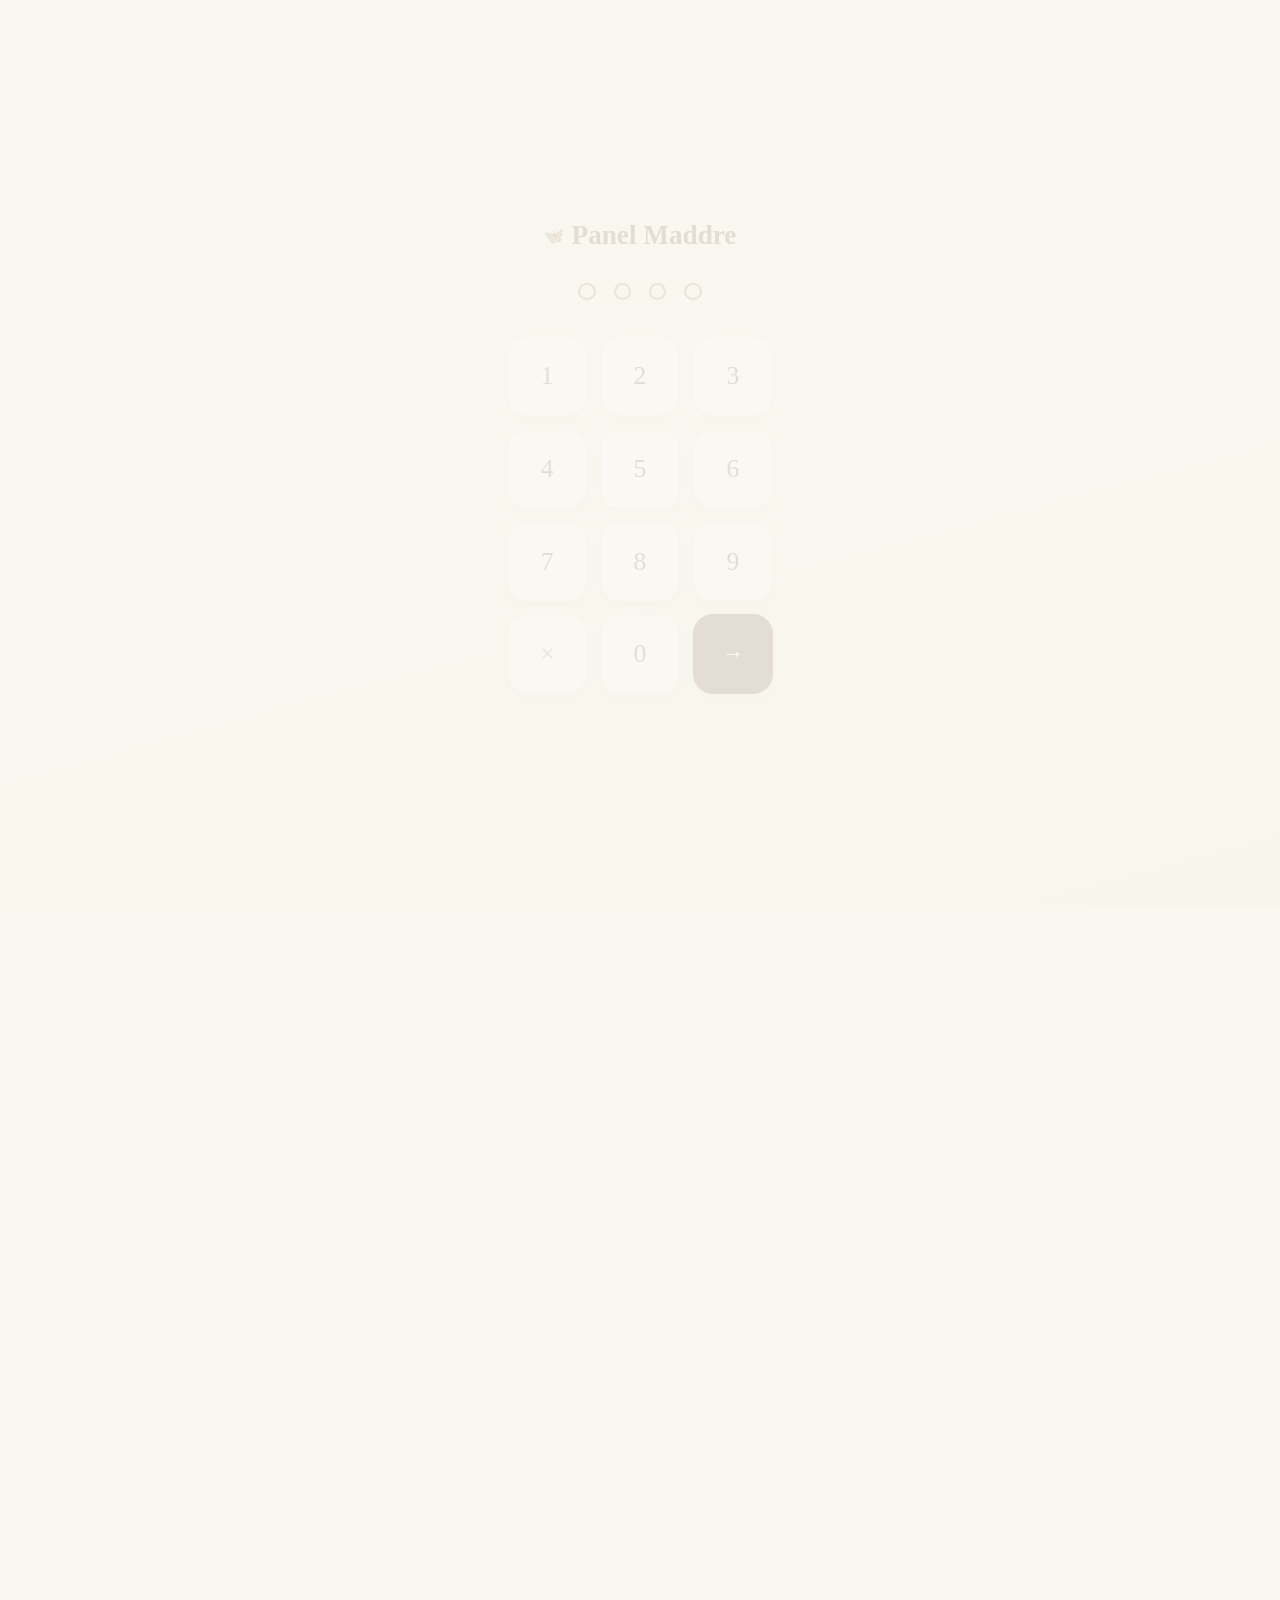
<file: correos.html>
<!DOCTYPE html>
<html lang="es-CO">
<head>
<meta charset="UTF-8">
<meta name="viewport" content="width=device-width, initial-scale=1.0, maximum-scale=1.0">
<title>Correos — Maddre</title>
<meta name="robots" content="noindex, nofollow">

<link rel="icon" type="image/png" sizes="192x192" href="icon-192.png">
<link rel="preconnect" href="https://fonts.googleapis.com">
<link href="https://fonts.googleapis.com/css2?family=Dancing+Script:wght@600;700&family=Playfair+Display:ital,wght@0,400;0,700;1,400&family=DM+Sans:wght@300;400;500&display=swap" rel="stylesheet">
<link rel="stylesheet" href="style.css">
</head>
<body>

<div class="admin-topbar">
  <div class="admin-topbar-left">
    <span class="admin-logo">🦋 maddre</span>
  </div>
  <div class="admin-topbar-right">
    <button class="back-btn" onclick="volverAlPanel()">← Panel</button>
  </div>
</div>

<div class="admin-section">
  <div class="card" style="margin:1rem">
    <p class="card-title">📨 Mensaje a todos los vecinos</p>
    <div id="adm-recipients-pill" class="recipients-pill">👥 — vecinos recibirán este mensaje</div>

    <div class="field" style="margin-top:1rem">
      <label>Plantilla <span class="hint">(opcional — carga un HTML ya armado)</span></label>
      <select id="masivo-plantilla" onchange="cargarPlantillaCorreo()">
        <option value="">— sin plantilla, escribo el mensaje —</option>
      </select>
    </div>

    <div class="field">
      <label>Asunto</label>
      <input id="masivo-asunto" type="text" placeholder="Ej: ¡Hoy tenemos pistacho! 🦋">
    </div>
    <div class="field">
      <label>Mensaje <span class="hint">(texto normal, o pega HTML directo si quieres algo con formato/imágenes)</span></label>
      <textarea id="masivo-mensaje" placeholder="Escribe tu mensaje aquí, o pega HTML..." rows="7" style="width:100%;padding:.75rem;border:1.5px solid var(--border);border-radius:var(--radius-sm);font-family:'DM Sans',sans-serif;font-size:.95rem;background:var(--crema);resize:vertical;outline:none" oninput="updateEmailPreview()"></textarea>
    </div>
    <p class="mini-title" style="margin-bottom:.5rem">Vista previa</p>
    <div class="preview-email">
      <div class="email-header-preview">
        <div class="eh-logo">🦋</div>
        <div class="eh-name">maddre</div>
        <div class="eh-sub">Un mensaje para ti, vecino 🦋</div>
      </div>
      <div id="email-preview-body" class="email-body-preview">Tu mensaje aparecerá aquí...</div>
      <div class="email-footer-preview">
        Café Maddre · Miércoles a Domingo · 3 pm – 7 pm<br>Hecho con amor 🦋
      </div>
    </div>
    <button class="btn-primary" onclick="enviarMasivo()" style="margin-top:1rem">📨 Enviar a todos los vecinos</button>
  </div>
</div>

<!-- ── LOADING OVERLAY ─────────────────────────────────────── -->
<div id="loading-overlay" class="loading-overlay hidden">
  <div class="butterfly spin">🦋</div>
</div>

<!-- ── TOAST ───────────────────────────────────────────────── -->
<div id="toast" class="toast hidden"></div>

<script src="shared.js?v=4"></script>
<script src="correos.js?v=4"></script>
</body>
</html>
</file>
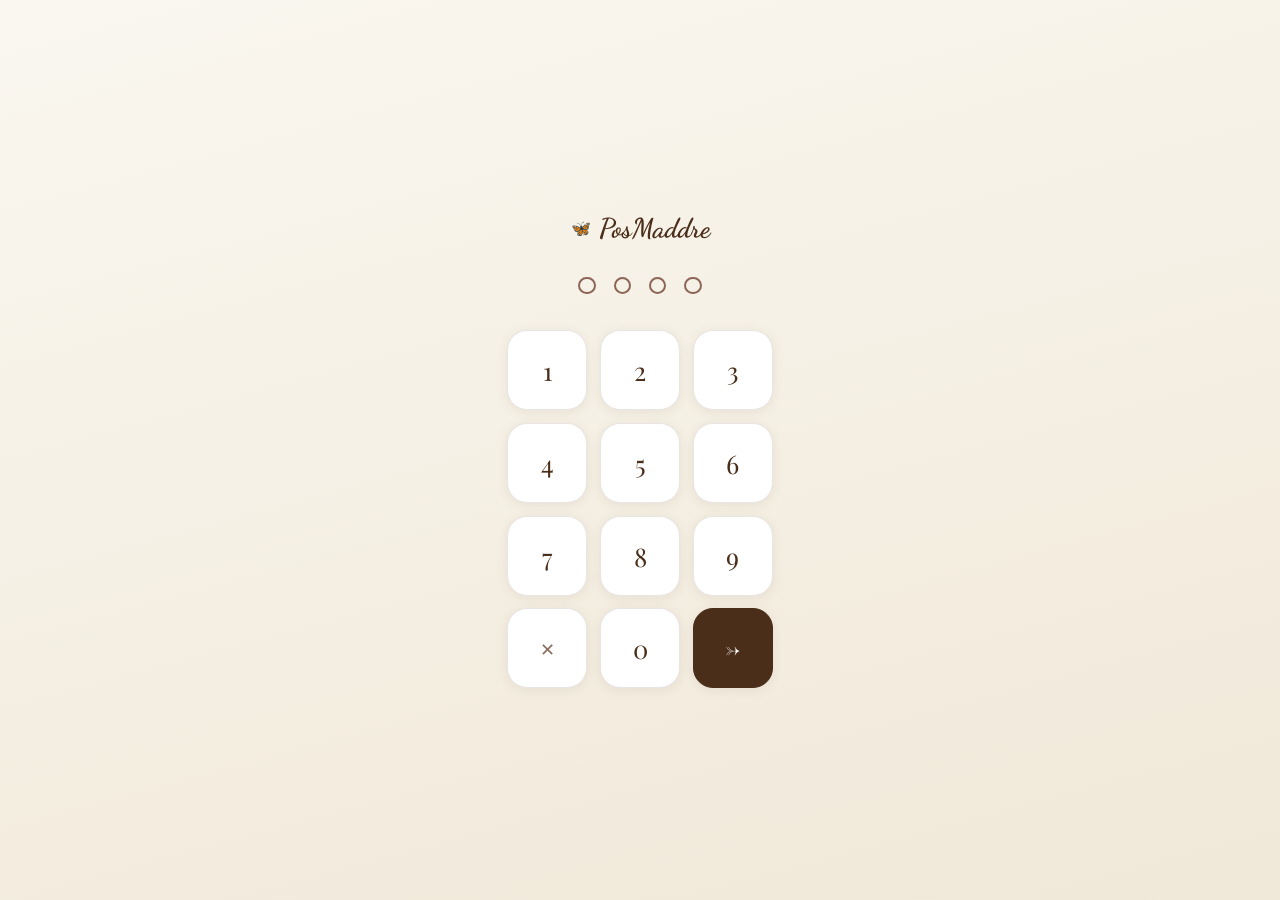
<file: pos.html>
<!DOCTYPE html>
<html lang="es-CO">
<head>
<meta charset="UTF-8">
<meta name="viewport" content="width=device-width, initial-scale=1.0, maximum-scale=1.0">
<title>PosMaddre</title>

<!-- PWA -->
<link rel="manifest" href="manifest-pos.json">
<meta name="mobile-web-app-capable" content="yes">
<meta name="apple-mobile-web-app-capable" content="yes">
<meta name="apple-mobile-web-app-status-bar-style" content="black-translucent">
<meta name="apple-mobile-web-app-title" content="PosMaddre">
<meta name="theme-color" content="#4A2E1A">
<link rel="apple-touch-icon" href="icon-pos.png">
<link rel="icon" type="image/png" sizes="192x192" href="icon-pos.png">

<link rel="preconnect" href="https://fonts.googleapis.com">
<link href="https://fonts.googleapis.com/css2?family=Dancing+Script:wght@600;700&family=Playfair+Display:ital,wght@0,400;0,700;1,400&family=DM+Sans:wght@300;400;500&display=swap" rel="stylesheet">
<link rel="stylesheet" href="style.css?v=5">
</head>
<body>

<!-- ── LOADING ────────────────────────────────────────────── -->
<div id="screen-loading" class="screen active">
  <div class="loading-center">
    <div class="butterfly">🦋</div>
    <p class="tagline">cargando caja…</p>
  </div>
</div>

<!-- ── PIN CAJA ────────────────────────────────────────────── -->
<div id="screen-pin" class="screen">
  <div class="pin-wrap">
    <div class="brand-block-sm" style="justify-content:center;margin-bottom:2rem">
      <span>🦋</span>
      <span class="brand-name-sm">PosMaddre</span>
    </div>
    <div class="pin-display">
      <span id="pin-dot-1" class="pin-dot"></span>
      <span id="pin-dot-2" class="pin-dot"></span>
      <span id="pin-dot-3" class="pin-dot"></span>
      <span id="pin-dot-4" class="pin-dot"></span>
    </div>
    <div id="pin-error" class="error-msg hidden" style="margin:.75rem 1rem 0"></div>
    <div class="pin-pad">
      <button class="pin-btn" onclick="pinPress('1')">1</button>
      <button class="pin-btn" onclick="pinPress('2')">2</button>
      <button class="pin-btn" onclick="pinPress('3')">3</button>
      <button class="pin-btn" onclick="pinPress('4')">4</button>
      <button class="pin-btn" onclick="pinPress('5')">5</button>
      <button class="pin-btn" onclick="pinPress('6')">6</button>
      <button class="pin-btn" onclick="pinPress('7')">7</button>
      <button class="pin-btn" onclick="pinPress('8')">8</button>
      <button class="pin-btn" onclick="pinPress('9')">9</button>
      <button class="pin-btn pin-btn-clear" onclick="pinClear()">✕</button>
      <button class="pin-btn" onclick="pinPress('0')">0</button>
      <button class="pin-btn pin-btn-ok" onclick="pinSubmit()">→</button>
    </div>
    <div id="pin-destino" class="pin-destino hidden">
      <button class="btn-primary" onclick="pinIrA('pos')">🦋 Abrir Caja</button>
      <button class="btn-ghost" onclick="pinIrA('admin')" style="margin-top:.5rem">⚙️ Panel Admin</button>
    </div>
  </div>
</div>

<!-- ── POS ─────────────────────────────────────────────────── -->
<div id="screen-pos" class="screen">
  <div class="topbar">
    <button class="back-btn" onclick="showScreen('pin');pinReset()">← Salir</button>
    <h2>🦋 Caja</h2>
    <button class="tab-switch-btn" onclick="posIrAdmin()">⚙️ Admin</button>
  </div>

  <div class="tk-layout">
    <!-- Cuadrícula de productos: cada toque suma 1 -->
    <div class="tk-grid-wrap">
      <div id="tk-grid" class="tk-grid"></div>

      <!-- Pedidos de hoy -->
      <div class="card pos-pedidos-panel">
        <div class="pos-pedidos-hoy-header">
          <p class="pos-agregar-title" style="margin:0">📋 Tickets de hoy</p>
          <button class="btn-link pos-pedidos-refresh" onclick="loadPedidosHoy()">↻ actualizar</button>
        </div>
        <p id="pos-pedidos-hoy-resumen" class="pos-pedidos-hoy-resumen"></p>
        <div id="pos-pedidos-hoy-list" class="pos-pedidos-list">
          <p style="color:var(--text-lt);font-size:.82rem">Cargando…</p>
        </div>
      </div>

      <!-- Productos más vendidos hoy (calculado desde los tickets de hoy) -->
      <div class="card pos-pedidos-panel">
        <p class="pos-agregar-title" style="margin:0 0 .6rem">🏆 Lo más vendido hoy</p>
        <div id="pos-top-productos" class="pos-pedidos-list">
          <p style="color:var(--text-lt);font-size:.82rem">Cargando…</p>
        </div>
      </div>

      <!-- Histórico por producto (últimos 30 días, columna "vendidos" de getProducts) -->
      <div class="card pos-pedidos-panel">
        <p class="pos-agregar-title" style="margin:0">📈 Histórico por producto</p>
        <p class="pos-pedidos-hoy-resumen" style="color:var(--text-lt);margin:.2rem 0 .6rem">Últimos 30 días</p>
        <div id="pos-historico-productos" class="pos-pedidos-list">
          <p style="color:var(--text-lt);font-size:.82rem">Cargando…</p>
        </div>
      </div>
    </div>

    <!-- Ticket actual -->
    <div id="tk-panel" class="tk-panel">
      <div class="tk-head" onclick="tkTogglePanel()">
        <span id="tk-num" class="tk-num">TICKET --</span>
        <span id="tk-count" class="tk-count"></span>
        <strong id="tk-total" class="tk-total">$0</strong>
      </div>
      <div class="tk-body">
        <div id="tk-items" class="tk-items"></div>

        <!-- Calculadora de vueltas -->
        <div id="tk-calc" class="tk-calc hidden">
          <div class="tk-calc-row">
            <label for="tk-paga">Paga con</label>
            <input id="tk-paga" type="text" inputmode="numeric" placeholder="$0" oninput="tkCalcVueltas()">
          </div>
          <div class="tk-calc-quick">
            <button onclick="tkPagaCon('exacto')">Exacto</button>
            <button onclick="tkPagaCon(10000)">10 mil</button>
            <button onclick="tkPagaCon(20000)">20 mil</button>
            <button onclick="tkPagaCon(50000)">50 mil</button>
            <button onclick="tkPagaCon(100000)">100 mil</button>
          </div>
          <p id="tk-vueltas" class="tk-vueltas"></p>
        </div>

        <div class="tk-actions">
          <button id="tk-limpiar-btn" class="btn-ghost" onclick="tkBorrarPedido()" disabled>✕ Borrar pedido</button>
          <button id="tk-facturar-btn" class="btn-primary" onclick="tkFacturar()" disabled>Facturar</button>
        </div>
        <button id="tk-cancelar-edicion-btn" class="btn-link hidden" onclick="tkCancelarEdicion()">cancelar edición</button>
      </div>
    </div>
  </div>
</div>

<!-- ── LOADING OVERLAY ─────────────────────────────────────── -->
<div id="loading-overlay" class="loading-overlay hidden">
  <div class="butterfly spin">🦋</div>
</div>

<!-- ── TOAST ───────────────────────────────────────────────── -->
<div id="toast" class="toast hidden"></div>

<script src="shared.js?v=4"></script>
<script src="pos.js?v=9"></script>
</body>
</html>
</file>
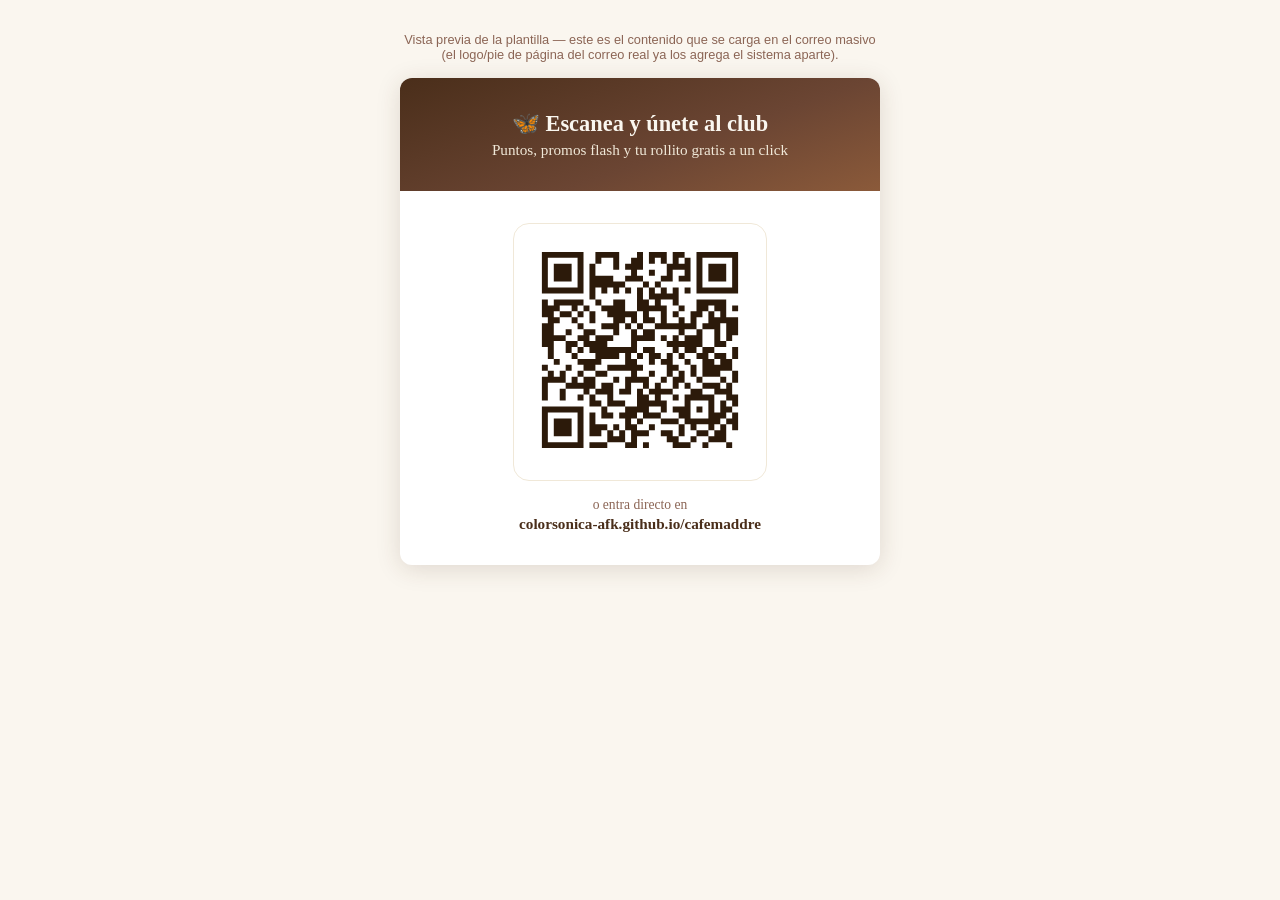
<file: emails/2-qr-app.html>
<!DOCTYPE html>
<html lang="es-CO">
<head>
<meta charset="UTF-8">
<meta name="viewport" content="width=device-width, initial-scale=1.0">
<title>Plantilla — Escanea y entra al club</title>
<style>
  body{font-family:Georgia,serif;background:#FAF6EF;margin:0;padding:2rem 1rem}
  .wrap{max-width:480px;margin:0 auto;background:#fff;border-radius:12px;overflow:hidden;box-shadow:0 4px 24px rgba(74,46,26,.15)}
  .nota{max-width:480px;margin:0 auto 1rem;font-family:sans-serif;font-size:.8rem;color:#8B6555;text-align:center}
</style>
</head>
<body>

<p class="nota">Vista previa de la plantilla — este es el contenido que se carga en el correo masivo (el logo/pie de página del correo real ya los agrega el sistema aparte).</p>

<div class="wrap">
  <!-- ══ Todo lo de acá adentro es lo que se carga en el mensaje masivo ══ -->
  <div id="email-contenido">
    <div style="background:linear-gradient(160deg,#4A2E1A 0%,#6B4533 60%,#8B5A3A 100%);padding:2rem 1.5rem;text-align:center">
      <p style="font-family:Georgia,serif;font-weight:700;font-size:1.4rem;color:#FAF7F0;margin:0 0 .25rem">🦋 Escanea y únete al club</p>
      <p style="font-size:.95rem;color:#F0E8D8;margin:0">Puntos, promos flash y tu rollito gratis a un click</p>
    </div>
    <div style="padding:2rem 1.5rem;text-align:center">
      <div style="display:inline-block;background:#fff;border:1.5px solid #F0E8D8;border-radius:16px;padding:16px">
        <svg viewBox="0 0 37 37" width="220" height="220" xmlns="http://www.w3.org/2000/svg" role="img" aria-label="Código QR al club Maddre">
          <rect width="37" height="37" fill="#ffffff"/>
          <path d="M2,2H3V3H2zM3,2H4V3H3zM4,2H5V3H4zM5,2H6V3H5zM6,2H7V3H6zM7,2H8V3H7zM8,2H9V3H8zM11,2H12V3H11zM12,2H13V3H12zM13,2H14V3H13zM14,2H15V3H14zM18,2H19V3H18zM20,2H21V3H20zM21,2H22V3H21zM22,2H23V3H22zM24,2H25V3H24zM25,2H26V3H25zM28,2H29V3H28zM29,2H30V3H29zM30,2H31V3H30zM31,2H32V3H31zM32,2H33V3H32zM33,2H34V3H33zM34,2H35V3H34zM2,3H3V4H2zM8,3H9V4H8zM11,3H12V4H11zM14,3H15V4H14zM17,3H18V4H17zM18,3H19V4H18zM20,3H21V4H20zM22,3H23V4H22zM24,3H25V4H24zM26,3H27V4H26zM28,3H29V4H28zM34,3H35V4H34zM2,4H3V5H2zM4,4H5V5H4zM5,4H6V5H5zM6,4H7V5H6zM8,4H9V5H8zM10,4H11V5H10zM14,4H15V5H14zM16,4H17V5H16zM17,4H18V5H17zM18,4H19V5H18zM23,4H24V5H23zM24,4H25V5H24zM25,4H26V5H25zM26,4H27V5H26zM28,4H29V5H28zM30,4H31V5H30zM31,4H32V5H31zM32,4H33V5H32zM34,4H35V5H34zM2,5H3V6H2zM4,5H5V6H4zM5,5H6V6H5zM6,5H7V6H6zM8,5H9V6H8zM10,5H11V6H10zM17,5H18V6H17zM20,5H21V6H20zM23,5H24V6H23zM26,5H27V6H26zM28,5H29V6H28zM30,5H31V6H30zM31,5H32V6H31zM32,5H33V6H32zM34,5H35V6H34zM2,6H3V7H2zM4,6H5V7H4zM5,6H6V7H5zM6,6H7V7H6zM8,6H9V7H8zM10,6H11V7H10zM11,6H12V7H11zM12,6H13V7H12zM13,6H14V7H13zM16,6H17V7H16zM17,6H18V7H17zM18,6H19V7H18zM22,6H23V7H22zM23,6H24V7H23zM25,6H26V7H25zM26,6H27V7H26zM28,6H29V7H28zM30,6H31V7H30zM31,6H32V7H31zM32,6H33V7H32zM34,6H35V7H34zM2,7H3V8H2zM8,7H9V8H8zM10,7H11V8H10zM11,7H12V8H11zM12,7H13V8H12zM13,7H14V8H13zM14,7H15V8H14zM15,7H16V8H15zM19,7H20V8H19zM21,7H22V8H21zM28,7H29V8H28zM34,7H35V8H34zM2,8H3V9H2zM3,8H4V9H3zM4,8H5V9H4zM5,8H6V9H5zM6,8H7V9H6zM7,8H8V9H7zM8,8H9V9H8zM10,8H11V9H10zM12,8H13V9H12zM14,8H15V9H14zM16,8H17V9H16zM18,8H19V9H18zM20,8H21V9H20zM22,8H23V9H22zM24,8H25V9H24zM26,8H27V9H26zM28,8H29V9H28zM29,8H30V9H29zM30,8H31V9H30zM31,8H32V9H31zM32,8H33V9H32zM33,8H34V9H33zM34,8H35V9H34zM10,9H11V10H10zM18,9H19V10H18zM20,9H21V10H20zM21,9H22V10H21zM22,9H23V10H22zM23,9H24V10H23zM24,9H25V10H24zM2,10H3V11H2zM4,10H5V11H4zM5,10H6V11H5zM6,10H7V11H6zM7,10H8V11H7zM8,10H9V11H8zM11,10H12V11H11zM14,10H15V11H14zM15,10H16V11H15zM18,10H19V11H18zM19,10H20V11H19zM21,10H22V11H21zM24,10H25V11H24zM28,10H29V11H28zM29,10H30V11H29zM30,10H31V11H30zM31,10H32V11H31zM32,10H33V11H32zM2,11H3V12H2zM3,11H4V12H3zM4,11H5V12H4zM7,11H8V12H7zM9,11H10V12H9zM12,11H13V12H12zM13,11H14V12H13zM14,11H15V12H14zM15,11H16V12H15zM18,11H19V12H18zM19,11H20V12H19zM20,11H21V12H20zM21,11H22V12H21zM22,11H23V12H22zM25,11H26V12H25zM28,11H29V12H28zM29,11H30V12H29zM31,11H32V12H31zM32,11H33V12H32zM34,11H35V12H34zM2,12H3V13H2zM3,12H4V13H3zM5,12H6V13H5zM6,12H7V13H6zM8,12H9V13H8zM10,12H11V13H10zM13,12H14V13H13zM14,12H15V13H14zM15,12H16V13H15zM16,12H17V13H16zM17,12H18V13H17zM19,12H20V13H19zM22,12H23V13H22zM24,12H25V13H24zM27,12H28V13H27zM28,12H29V13H28zM30,12H31V13H30zM32,12H33V13H32zM3,13H4V14H3zM4,13H5V14H4zM7,13H8V14H7zM10,13H11V14H10zM14,13H15V14H14zM15,13H16V14H15zM17,13H18V14H17zM19,13H20V14H19zM20,13H21V14H20zM22,13H23V14H22zM25,13H26V14H25zM27,13H28V14H27zM30,13H31V14H30zM31,13H32V14H31zM32,13H33V14H32zM33,13H34V14H33zM34,13H35V14H34zM2,14H3V15H2zM3,14H4V15H3zM8,14H9V15H8zM12,14H13V15H12zM13,14H14V15H13zM14,14H15V15H14zM16,14H17V15H16zM18,14H19V15H18zM21,14H22V15H21zM22,14H23V15H22zM23,14H24V15H23zM24,14H25V15H24zM25,14H26V15H25zM26,14H27V15H26zM27,14H28V15H27zM29,14H30V15H29zM30,14H31V15H30zM31,14H32V15H31zM33,14H34V15H33zM34,14H35V15H34zM2,15H3V16H2zM3,15H4V16H3zM6,15H7V16H6zM9,15H10V16H9zM10,15H11V16H10zM14,15H15V16H14zM17,15H18V16H17zM19,15H20V16H19zM20,15H21V16H20zM25,15H26V16H25zM28,15H29V16H28zM31,15H32V16H31zM33,15H34V16H33zM34,15H35V16H34zM2,16H3V17H2zM3,16H4V17H3zM4,16H5V17H4zM5,16H6V17H5zM8,16H9V17H8zM9,16H10V17H9zM11,16H12V17H11zM12,16H13V17H12zM13,16H14V17H13zM17,16H18V17H17zM18,16H19V17H18zM19,16H20V17H19zM20,16H21V17H20zM22,16H23V17H22zM24,16H25V17H24zM26,16H27V17H26zM27,16H28V17H27zM28,16H29V17H28zM31,16H32V17H31zM33,16H34V17H33zM2,17H3V18H2zM3,17H4V18H3zM6,17H7V18H6zM7,17H8V18H7zM9,17H10V18H9zM10,17H11V18H10zM11,17H12V18H11zM12,17H13V18H12zM17,17H18V18H17zM23,17H24V18H23zM24,17H25V18H24zM25,17H26V18H25zM26,17H27V18H26zM27,17H28V18H27zM28,17H29V18H28zM31,17H32V18H31zM32,17H33V18H32zM3,18H4V19H3zM6,18H7V19H6zM8,18H9V19H8zM10,18H11V19H10zM11,18H12V19H11zM12,18H13V19H12zM13,18H14V19H13zM14,18H15V19H14zM15,18H16V19H15zM16,18H17V19H16zM17,18H18V19H17zM19,18H20V19H19zM20,18H21V19H20zM24,18H25V19H24zM26,18H27V19H26zM27,18H28V19H27zM29,18H30V19H29zM30,18H31V19H30zM34,18H35V19H34zM3,19H4V20H3zM7,19H8V20H7zM11,19H12V20H11zM12,19H13V20H12zM13,19H14V20H13zM14,19H15V20H14zM16,19H17V20H16zM18,19H19V20H18zM20,19H21V20H20zM21,19H22V20H21zM23,19H24V20H23zM25,19H26V20H25zM28,19H29V20H28zM29,19H30V20H29zM31,19H32V20H31zM32,19H33V20H32zM34,19H35V20H34zM4,20H5V21H4zM8,20H9V21H8zM9,20H10V21H9zM10,20H11V21H10zM11,20H12V21H11zM16,20H17V21H16zM17,20H18V21H17zM20,20H21V21H20zM22,20H23V21H22zM23,20H24V21H23zM26,20H27V21H26zM29,20H30V21H29zM30,20H31V21H30zM32,20H33V21H32zM33,20H34V21H33zM2,21H3V22H2zM6,21H7V22H6zM9,21H10V22H9zM10,21H11V22H10zM13,21H14V22H13zM14,21H15V22H14zM15,21H16V22H15zM16,21H17V22H16zM17,21H18V22H17zM18,21H19V22H18zM23,21H24V22H23zM24,21H25V22H24zM27,21H28V22H27zM29,21H30V22H29zM30,21H31V22H30zM31,21H32V22H31zM32,21H33V22H32zM33,21H34V22H33zM3,22H4V23H3zM5,22H6V23H5zM8,22H9V23H8zM11,22H12V23H11zM12,22H13V23H12zM17,22H18V23H17zM20,22H21V23H20zM23,22H24V23H23zM25,22H26V23H25zM27,22H28V23H27zM29,22H30V23H29zM30,22H31V23H30zM31,22H32V23H31zM34,22H35V23H34zM2,23H3V24H2zM3,23H4V24H3zM4,23H5V24H4zM5,23H6V24H5zM7,23H8V24H7zM9,23H10V24H9zM10,23H11V24H10zM14,23H15V24H14zM16,23H17V24H16zM17,23H18V24H17zM18,23H19V24H18zM19,23H20V24H19zM22,23H23V24H22zM24,23H25V24H24zM25,23H26V24H25zM28,23H29V24H28zM32,23H33V24H32zM34,23H35V24H34zM2,24H3V25H2zM6,24H7V25H6zM7,24H8V25H7zM8,24H9V25H8zM9,24H10V25H9zM10,24H11V25H10zM12,24H13V25H12zM13,24H14V25H13zM16,24H17V25H16zM19,24H20V25H19zM21,24H22V25H21zM24,24H25V25H24zM26,24H27V25H26zM29,24H30V25H29zM30,24H31V25H30zM31,24H32V25H31zM33,24H34V25H33zM2,25H3V26H2zM5,25H6V26H5zM9,25H10V26H9zM11,25H12V26H11zM12,25H13V26H12zM13,25H14V26H13zM15,25H16V26H15zM16,25H17V26H16zM18,25H19V26H18zM20,25H21V26H20zM21,25H22V26H21zM22,25H23V26H22zM23,25H24V26H23zM27,25H28V26H27zM28,25H29V26H28zM31,25H32V26H31zM32,25H33V26H32zM33,25H34V26H33zM2,26H3V27H2zM5,26H6V27H5zM8,26H9V27H8zM10,26H11V27H10zM13,26H14V27H13zM18,26H19V27H18zM19,26H20V27H19zM21,26H22V27H21zM24,26H25V27H24zM26,26H27V27H26zM27,26H28V27H27zM28,26H29V27H28zM29,26H30V27H29zM30,26H31V27H30zM33,26H34V27H33zM34,26H35V27H34zM10,27H11V28H10zM11,27H12V28H11zM13,27H14V28H13zM14,27H15V28H14zM15,27H16V28H15zM18,27H19V28H18zM19,27H20V28H19zM20,27H21V28H20zM21,27H22V28H21zM22,27H23V28H22zM26,27H27V28H26zM30,27H31V28H30zM32,27H33V28H32zM34,27H35V28H34zM2,28H3V29H2zM3,28H4V29H3zM4,28H5V29H4zM5,28H6V29H5zM6,28H7V29H6zM7,28H8V29H7zM8,28H9V29H8zM12,28H13V29H12zM16,28H17V29H16zM17,28H18V29H17zM18,28H19V29H18zM19,28H20V29H19zM22,28H23V29H22zM24,28H25V29H24zM25,28H26V29H25zM26,28H27V29H26zM28,28H29V29H28zM30,28H31V29H30zM32,28H33V29H32zM33,28H34V29H33zM2,29H3V30H2zM8,29H9V30H8zM10,29H11V30H10zM12,29H13V30H12zM13,29H14V30H13zM15,29H16V30H15zM16,29H17V30H16zM17,29H18V30H17zM19,29H20V30H19zM20,29H21V30H20zM21,29H22V30H21zM25,29H26V30H25zM26,29H27V30H26zM30,29H31V30H30zM31,29H32V30H31zM32,29H33V30H32zM34,29H35V30H34zM2,30H3V31H2zM4,30H5V31H4zM5,30H6V31H5zM6,30H7V31H6zM8,30H9V31H8zM10,30H11V31H10zM16,30H17V31H16zM18,30H19V31H18zM22,30H23V31H22zM23,30H24V31H23zM24,30H25V31H24zM26,30H27V31H26zM27,30H28V31H27zM28,30H29V31H28zM29,30H30V31H29zM30,30H31V31H30zM31,30H32V31H31zM33,30H34V31H33zM34,30H35V31H34zM2,31H3V32H2zM4,31H5V32H4zM5,31H6V32H5zM6,31H7V32H6zM8,31H9V32H8zM10,31H11V32H10zM11,31H12V32H11zM12,31H13V32H12zM14,31H15V32H14zM16,31H17V32H16zM17,31H18V32H17zM20,31H21V32H20zM25,31H26V32H25zM27,31H28V32H27zM30,31H31V32H30zM32,31H33V32H32zM34,31H35V32H34zM2,32H3V33H2zM4,32H5V33H4zM5,32H6V33H5zM6,32H7V33H6zM8,32H9V33H8zM10,32H11V33H10zM11,32H12V33H11zM13,32H14V33H13zM15,32H16V33H15zM17,32H18V33H17zM18,32H19V33H18zM19,32H20V33H19zM22,32H23V33H22zM23,32H24V33H23zM25,32H26V33H25zM28,32H29V33H28zM29,32H30V33H29zM31,32H32V33H31zM32,32H33V33H32zM2,33H3V34H2zM8,33H9V34H8zM13,33H14V34H13zM14,33H15V34H14zM15,33H16V34H15zM17,33H18V34H17zM23,33H24V34H23zM24,33H25V34H24zM27,33H28V34H27zM30,33H31V34H30zM31,33H32V34H31zM32,33H33V34H32zM2,34H3V35H2zM3,34H4V35H3zM4,34H5V35H4zM5,34H6V35H5zM6,34H7V35H6zM7,34H8V35H7zM8,34H9V35H8zM10,34H11V35H10zM11,34H12V35H11zM12,34H13V35H12zM16,34H17V35H16zM17,34H18V35H17zM19,34H20V35H19zM24,34H25V35H24zM25,34H26V35H25zM26,34H27V35H26zM29,34H30V35H29zM33,34H34V35H33z" fill="#2C1A0A"/>
        </svg>
      </div>
      <p style="font-size:.85rem;color:#8B6555;margin:1rem 0 0">o entra directo en</p>
      <p style="font-size:.95rem;color:#4A2E1A;font-weight:bold;margin:.15rem 0 0">colorsonica-afk.github.io/cafemaddre</p>
    </div>
  </div>
  <!-- ══ fin del contenido cargable ══ -->
</div>

</body>
</html>
</file>
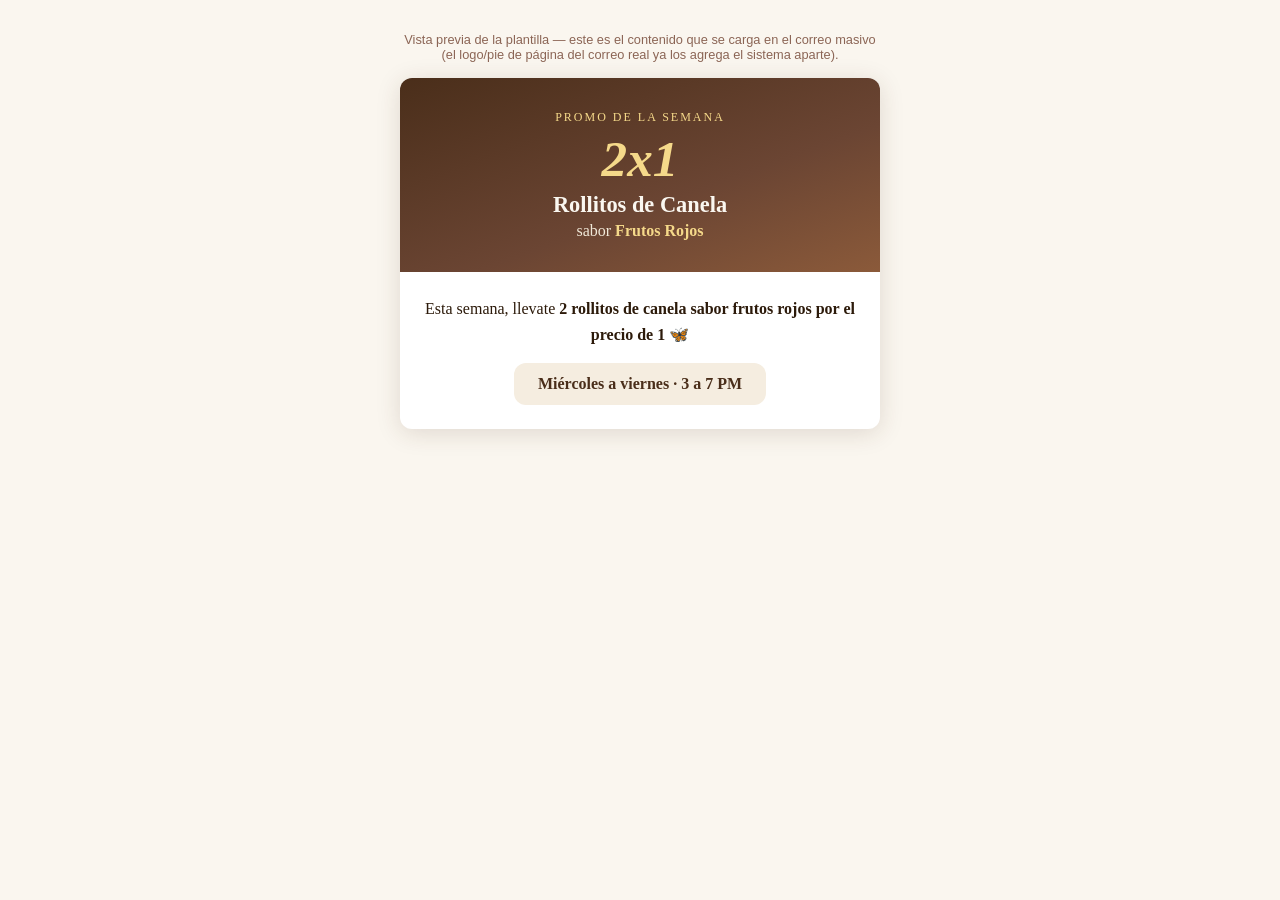
<file: emails/2x1-frutos-rojos.html>
<!DOCTYPE html>
<html lang="es-CO">
<head>
<meta charset="UTF-8">
<meta name="viewport" content="width=device-width, initial-scale=1.0">
<title>Plantilla — 2x1 Frutos Rojos</title>
<style>
  body{font-family:Georgia,serif;background:#FAF6EF;margin:0;padding:2rem 1rem}
  .wrap{max-width:480px;margin:0 auto;background:#fff;border-radius:12px;overflow:hidden;box-shadow:0 4px 24px rgba(74,46,26,.15)}
  .nota{max-width:480px;margin:0 auto 1rem;font-family:sans-serif;font-size:.8rem;color:#8B6555;text-align:center}
</style>
</head>
<body>

<p class="nota">Vista previa de la plantilla — este es el contenido que se carga en el correo masivo (el logo/pie de página del correo real ya los agrega el sistema aparte).</p>

<div class="wrap">
  <!-- ══ Todo lo de acá adentro es lo que se carga en el mensaje masivo ══ -->
  <div id="email-contenido">
    <div style="background:linear-gradient(160deg,#4A2E1A 0%,#6B4533 60%,#8B5A3A 100%);padding:2rem 1.5rem;text-align:center">
      <p style="font-size:.75rem;letter-spacing:2px;text-transform:uppercase;color:#F5D98A;margin:0 0 .5rem">Promo de la semana</p>
      <p style="font-family:Georgia,serif;font-style:italic;font-weight:700;font-size:3.2rem;line-height:1;color:#F5D98A;margin:0 0 .5rem">2x1</p>
      <p style="font-family:Georgia,serif;font-weight:700;font-size:1.4rem;color:#FAF7F0;margin:0">Rollitos de Canela</p>
      <p style="font-size:1rem;color:#F0E8D8;margin:.25rem 0 0">sabor <strong style="color:#F5D98A">Frutos Rojos</strong></p>
    </div>
    <div style="padding:1.5rem;text-align:center">
      <p style="font-size:1rem;color:#2C1A0A;line-height:1.6;margin:0 0 1rem">
        Esta semana, llevate <strong>2 rollitos de canela sabor frutos rojos por el precio de 1</strong> 🦋
      </p>
      <div style="display:inline-block;background:#F5EDE0;border-radius:12px;padding:.75rem 1.5rem;font-weight:bold;color:#4A2E1A">
        Miércoles a viernes · 3 a 7 PM
      </div>
    </div>
  </div>
  <!-- ══ fin del contenido cargable ══ -->
</div>

</body>
</html>
</file>
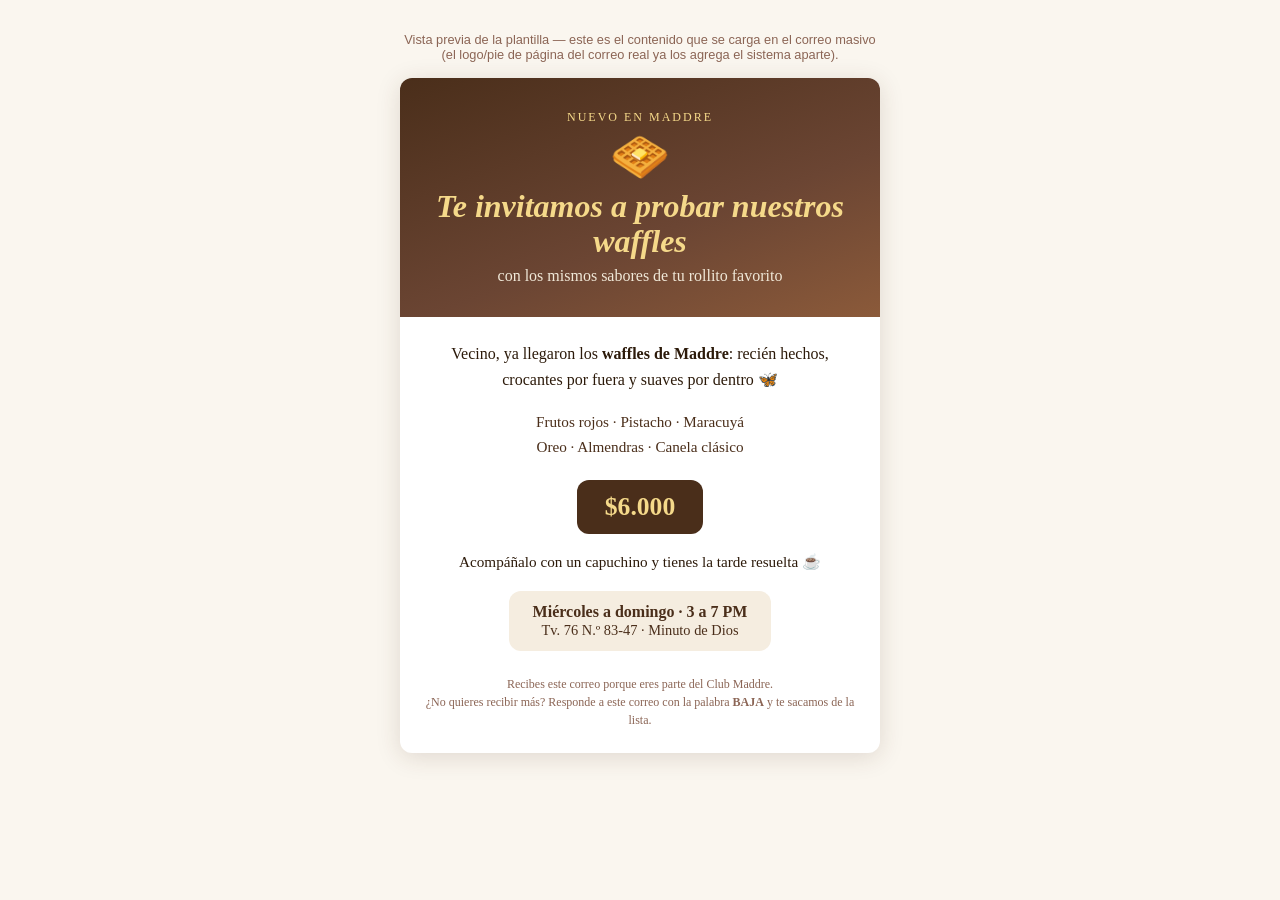
<file: emails/3-waffles.html>
<!DOCTYPE html>
<html lang="es-CO">
<head>
<meta charset="UTF-8">
<meta name="viewport" content="width=device-width, initial-scale=1.0">
<title>Plantilla — Invitación a Waffles</title>
<style>
  body{font-family:Georgia,serif;background:#FAF6EF;margin:0;padding:2rem 1rem}
  .wrap{max-width:480px;margin:0 auto;background:#fff;border-radius:12px;overflow:hidden;box-shadow:0 4px 24px rgba(74,46,26,.15)}
  .nota{max-width:480px;margin:0 auto 1rem;font-family:sans-serif;font-size:.8rem;color:#8B6555;text-align:center}
</style>
</head>
<body>

<p class="nota">Vista previa de la plantilla — este es el contenido que se carga en el correo masivo (el logo/pie de página del correo real ya los agrega el sistema aparte).</p>

<div class="wrap">
  <!-- ══ Todo lo de acá adentro es lo que se carga en el mensaje masivo ══ -->
  <div id="email-contenido">
    <div style="background:linear-gradient(160deg,#4A2E1A 0%,#6B4533 60%,#8B5A3A 100%);padding:2rem 1.5rem;text-align:center">
      <p style="font-size:.75rem;letter-spacing:2px;text-transform:uppercase;color:#F5D98A;margin:0 0 .5rem">Nuevo en Maddre</p>
      <p style="font-size:3rem;line-height:1;margin:0 0 .5rem">🧇</p>
      <p style="font-family:Georgia,serif;font-style:italic;font-weight:700;font-size:2rem;line-height:1.1;color:#F5D98A;margin:0 0 .5rem">Te invitamos a probar nuestros waffles</p>
      <p style="font-size:1rem;color:#F0E8D8;margin:0">con los mismos sabores de tu rollito favorito</p>
    </div>
    <div style="padding:1.5rem;text-align:center">
      <p style="font-size:1rem;color:#2C1A0A;line-height:1.6;margin:0 0 1rem">
        Vecino, ya llegaron los <strong>waffles de Maddre</strong>: recién hechos, crocantes por fuera y suaves por dentro 🦋
      </p>
      <p style="font-size:.95rem;color:#4A2E1A;line-height:1.7;margin:0 0 1.25rem">
        Frutos rojos · Pistacho · Maracuyá<br>Oreo · Almendras · Canela clásico
      </p>
      <div style="display:inline-block;background:#4A2E1A;border-radius:12px;padding:.75rem 1.75rem;margin:0 0 1rem">
        <span style="font-family:Georgia,serif;font-weight:700;font-size:1.6rem;color:#F5D98A">$6.000</span>
      </div>
      <p style="font-size:.95rem;color:#2C1A0A;line-height:1.6;margin:0 0 1rem">
        Acompáñalo con un capuchino y tienes la tarde resuelta ☕
      </p>
      <div style="display:inline-block;background:#F5EDE0;border-radius:12px;padding:.75rem 1.5rem;font-weight:bold;color:#4A2E1A">
        Miércoles a domingo · 3 a 7 PM<br>
        <span style="font-weight:normal;font-size:.9rem">Tv. 76 N.º 83-47 · Minuto de Dios</span>
      </div>
      <p style="font-size:.75rem;color:#8B6555;line-height:1.5;margin:1.5rem 0 0">
        Recibes este correo porque eres parte del Club Maddre.<br>
        ¿No quieres recibir más? Responde a este correo con la palabra <strong>BAJA</strong> y te sacamos de la lista.
      </p>
    </div>
  </div>
  <!-- ══ fin del contenido cargable ══ -->
</div>

</body>
</html>
</file>
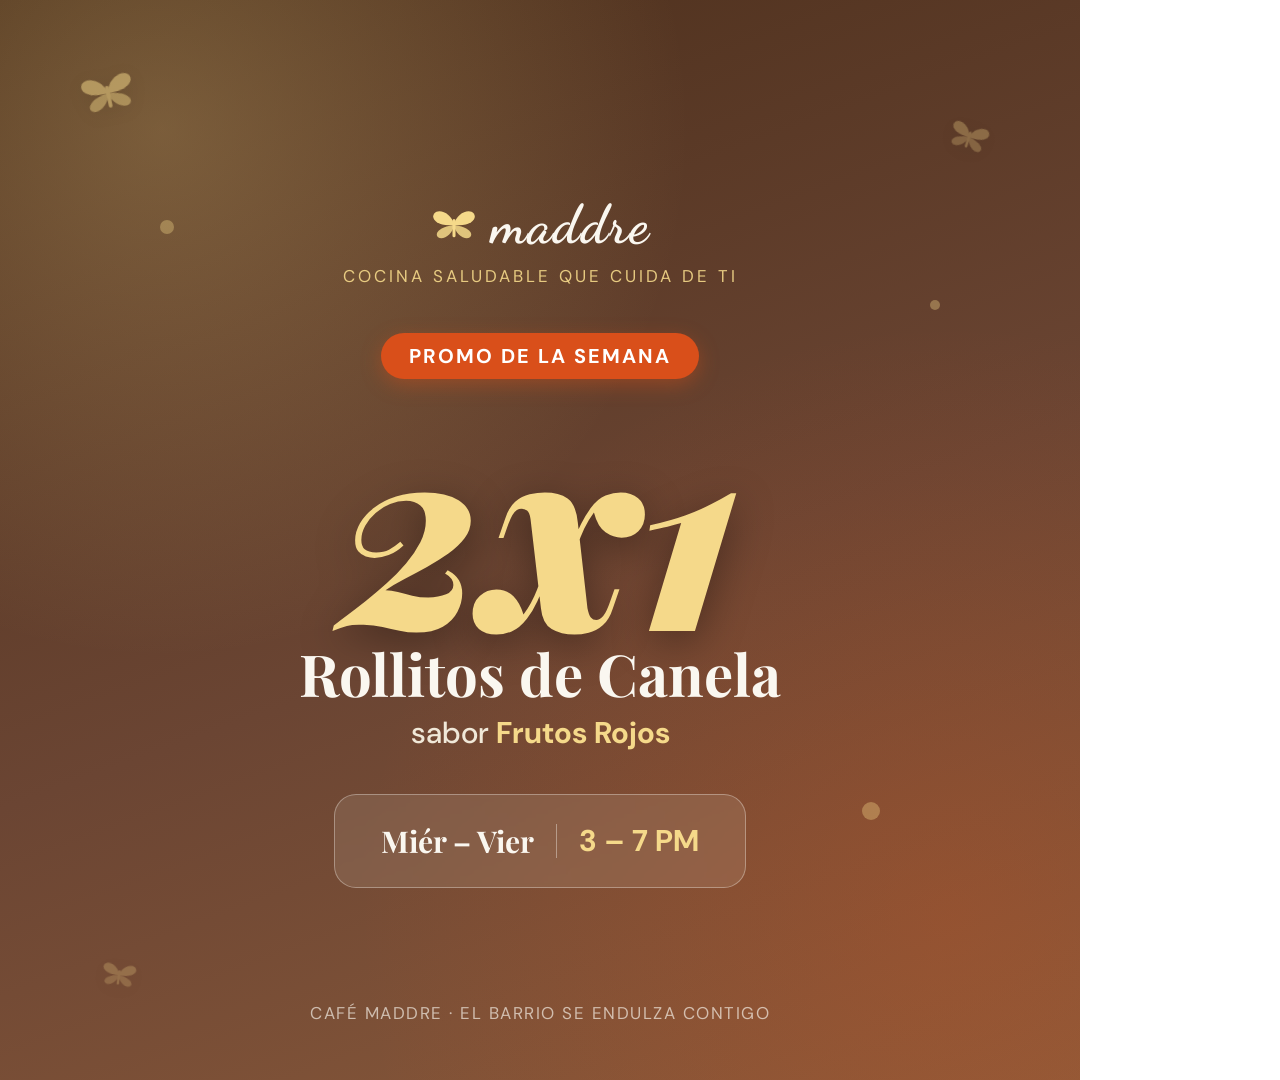
<file: promos/2x1-frutos-rojos-instagram.html>
<!DOCTYPE html>
<html lang="es-CO">
<head>
<meta charset="UTF-8">
<title>Promo 2x1 Maddre</title>
<link rel="preconnect" href="https://fonts.googleapis.com">
<link href="https://fonts.googleapis.com/css2?family=Dancing+Script:wght@600;700&family=Playfair+Display:ital,wght@0,700;0,900;1,700&family=DM+Sans:wght@400;500;700&display=swap" rel="stylesheet">
<style>
  :root {
    --crema:      #FAF7F0;
    --crema2:     #F0E8D8;
    --cafe:       #4A2E1A;
    --cafe-md:    #5C3D2E;
    --dorado:     #C8903A;
    --dorado-lt:  #F5D98A;
    --flash:      #D94F1A;
    --verde-pale: #E8F2E5;
  }
  * { box-sizing: border-box; margin: 0; padding: 0; }
  html, body {
    width: 1080px;
    height: 1080px;
    overflow: hidden;
    font-family: 'DM Sans', sans-serif;
  }
  .canvas {
    position: relative;
    width: 1080px;
    height: 1080px;
    background:
      radial-gradient(circle at 15% 12%, rgba(245,217,138,0.25) 0%, transparent 40%),
      radial-gradient(circle at 88% 85%, rgba(217,79,26,0.22) 0%, transparent 45%),
      linear-gradient(160deg, var(--cafe) 0%, #6B4533 55%, #8B5A3A 100%);
    display: flex;
    flex-direction: column;
    align-items: center;
    justify-content: center;
    color: var(--crema);
    text-align: center;
    padding: 70px;
  }

  /* Decoración: puntitos y mariposas flotando (SVG propio, no emoji) */
  .deco {
    position: absolute;
    color: var(--dorado-lt);
    opacity: 0.5;
    filter: drop-shadow(0 4px 10px rgba(0,0,0,.15));
  }
  .deco.b1 { top: 70px;  left: 80px;  width: 56px; height: 46px; transform: rotate(-12deg); }
  .deco.b2 { top: 120px; right: 90px; width: 42px; height: 34px; transform: rotate(18deg); opacity:.3; }
  .deco.b3 { bottom: 90px; left: 100px; width: 38px; height: 30px; transform: rotate(8deg); opacity:.25; }
  .dot { position: absolute; border-radius: 50%; background: var(--dorado-lt); opacity: .35; }
  .dot.d1 { width: 14px; height: 14px; top: 220px; left: 160px; }
  .dot.d2 { width: 10px; height: 10px; top: 300px; right: 140px; }
  .dot.d3 { width: 18px; height: 18px; bottom: 260px; right: 200px; }

  .brand {
    font-family: 'Dancing Script', cursive;
    font-weight: 700;
    font-size: 54px;
    letter-spacing: 1px;
    display: flex;
    align-items: center;
    gap: 14px;
    margin-bottom: 8px;
  }
  .brand-icon { width: 46px; height: 38px; color: var(--dorado-lt); }
  .brand-tag {
    font-family: 'DM Sans', sans-serif;
    font-size: 17px;
    letter-spacing: 3px;
    text-transform: uppercase;
    color: var(--dorado-lt);
    margin-bottom: 46px;
    opacity: .9;
  }

  .flash-pill {
    background: var(--flash);
    color: #fff;
    font-family: 'DM Sans', sans-serif;
    font-weight: 700;
    font-size: 20px;
    letter-spacing: 2px;
    text-transform: uppercase;
    padding: 10px 28px;
    border-radius: 999px;
    margin-bottom: 34px;
    box-shadow: 0 6px 20px rgba(217,79,26,0.4);
  }

  .hero {
    font-family: 'Playfair Display', serif;
    font-weight: 900;
    font-style: italic;
    font-size: 260px;
    line-height: 0.85;
    color: var(--dorado-lt);
    text-shadow: 0 10px 40px rgba(0,0,0,0.35);
    margin-bottom: 6px;
  }

  .producto {
    font-family: 'Playfair Display', serif;
    font-weight: 700;
    font-size: 58px;
    line-height: 1.15;
    margin-bottom: 6px;
  }
  .sabor {
    font-family: 'DM Sans', sans-serif;
    font-weight: 500;
    font-size: 30px;
    color: var(--crema2);
    margin-bottom: 42px;
  }
  .sabor strong { color: var(--dorado-lt); font-weight: 700; }

  .horario-card {
    background: rgba(250,247,240,0.1);
    border: 1.5px solid rgba(250,247,240,0.35);
    backdrop-filter: blur(2px);
    border-radius: 22px;
    padding: 26px 46px;
    display: flex;
    align-items: center;
    gap: 22px;
  }
  .horario-card .dias {
    font-family: 'Playfair Display', serif;
    font-weight: 700;
    font-size: 30px;
  }
  .horario-card .sep { width: 1.5px; height: 34px; background: rgba(250,247,240,0.4); }
  .horario-card .hora {
    font-family: 'DM Sans', sans-serif;
    font-weight: 700;
    font-size: 30px;
    color: var(--dorado-lt);
  }

  .footer-tag {
    position: absolute;
    bottom: 56px;
    font-family: 'DM Sans', sans-serif;
    font-size: 17px;
    letter-spacing: 1.5px;
    color: rgba(250,247,240,0.65);
  }
</style>
</head>
<body>
<svg width="0" height="0" style="position:absolute">
  <symbol id="mariposa" viewBox="0 0 120 100">
    <path fill="currentColor" d="M60 50 C 55 20, 20 5, 8 20 C -2 33, 15 55, 60 50 Z"/>
    <path fill="currentColor" opacity="0.85" d="M60 50 C 57 75, 30 92, 18 82 C 8 73, 20 55, 60 50 Z"/>
    <path fill="currentColor" d="M60 50 C 65 20, 100 5, 112 20 C 122 33, 105 55, 60 50 Z"/>
    <path fill="currentColor" opacity="0.85" d="M60 50 C 63 75, 90 92, 102 82 C 112 73, 100 55, 60 50 Z"/>
    <rect fill="currentColor" x="56" y="34" width="8" height="48" rx="4"/>
  </symbol>
</svg>
<div class="canvas">
  <svg class="deco b1"><use href="#mariposa"/></svg>
  <svg class="deco b2"><use href="#mariposa"/></svg>
  <svg class="deco b3"><use href="#mariposa"/></svg>
  <span class="dot d1"></span>
  <span class="dot d2"></span>
  <span class="dot d3"></span>

  <div class="brand"><svg class="brand-icon"><use href="#mariposa"/></svg> maddre</div>
  <div class="brand-tag">Cocina saludable que cuida de ti</div>

  <div class="flash-pill">Promo de la semana</div>

  <div class="hero">2x1</div>
  <div class="producto">Rollitos de Canela</div>
  <div class="sabor">sabor <strong>Frutos Rojos</strong></div>

  <div class="horario-card">
    <div class="dias">Miér – Vier</div>
    <div class="sep"></div>
    <div class="hora">3 – 7 PM</div>
  </div>

  <div class="footer-tag">CAFÉ MADDRE · EL BARRIO SE ENDULZA CONTIGO</div>
</div>
</body>
</html>
</file>
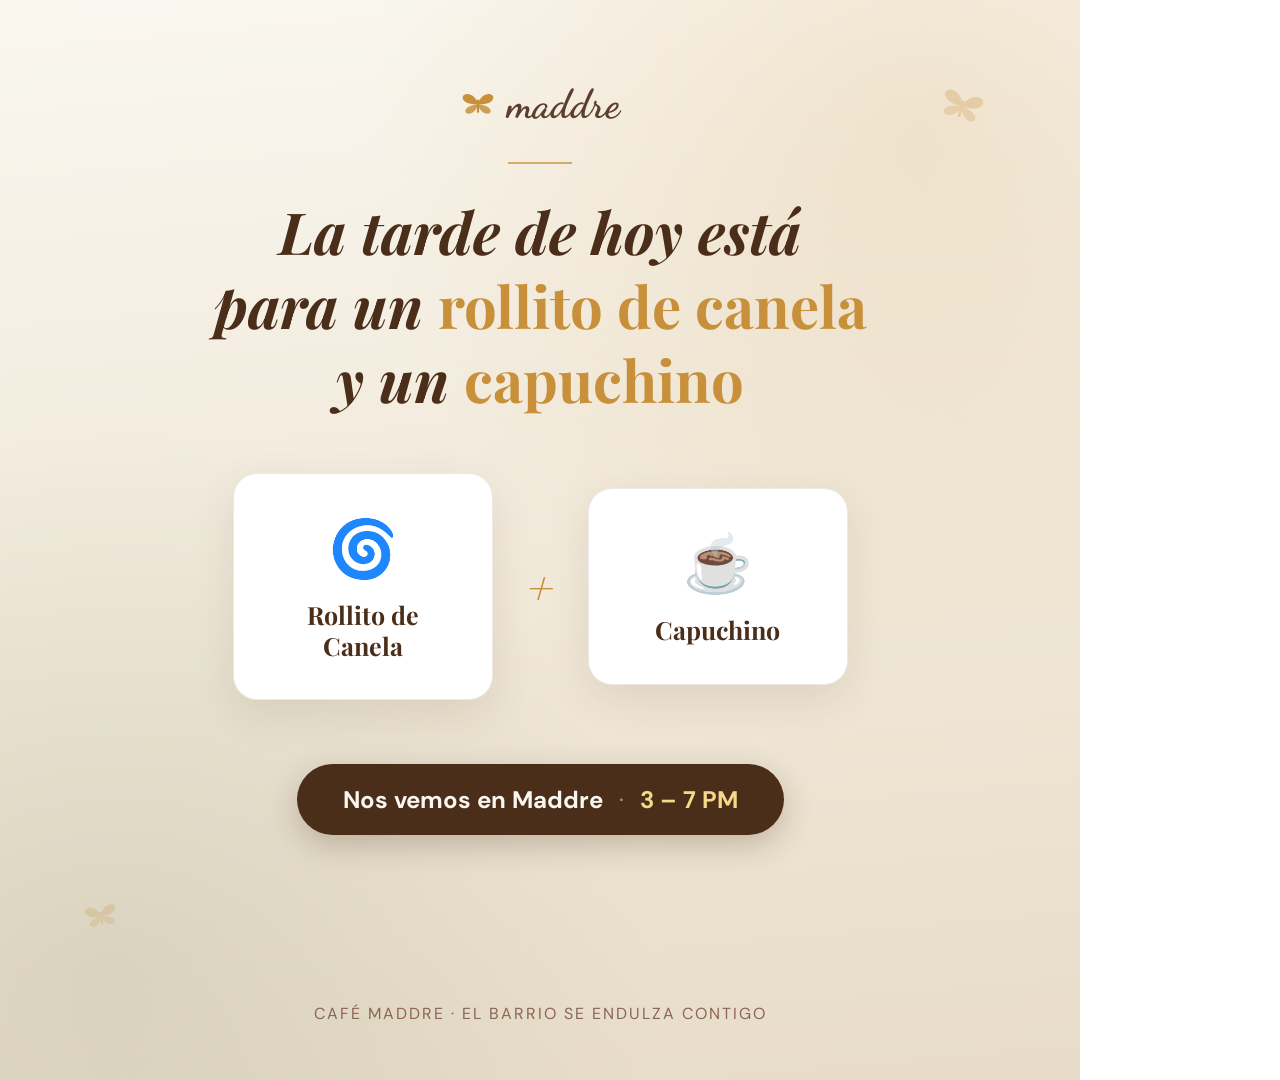
<file: promos/tarde-rollito-capuchino.html>
<!DOCTYPE html>
<html lang="es-CO">
<head>
<meta charset="UTF-8">
<title>Promo — La tarde de hoy</title>
<link rel="preconnect" href="https://fonts.googleapis.com">
<link href="https://fonts.googleapis.com/css2?family=Dancing+Script:wght@600;700&family=Playfair+Display:ital,wght@0,700;1,400;1,700&family=DM+Sans:wght@400;500;700&display=swap" rel="stylesheet">
<style>
  :root {
    --crema:      #FAF7F0;
    --crema2:     #F0E8D8;
    --crema3:     #E8DCC8;
    --cafe:       #4A2E1A;
    --cafe-md:    #5C3D2E;
    --cafe-lt:    #8B6555;
    --dorado:     #C8903A;
    --dorado-lt:  #F5D98A;
    --verde:      #3D5C35;
  }
  * { box-sizing: border-box; margin: 0; padding: 0; }
  html, body {
    width: 1080px;
    height: 1080px;
    overflow: hidden;
    font-family: 'DM Sans', sans-serif;
  }
  .canvas {
    position: relative;
    width: 1080px;
    height: 1080px;
    background:
      radial-gradient(circle at 85% 12%, rgba(200,144,58,0.16) 0%, transparent 42%),
      radial-gradient(circle at 10% 90%, rgba(61,92,53,0.10) 0%, transparent 40%),
      linear-gradient(175deg, var(--crema) 0%, var(--crema2) 55%, var(--crema3) 100%);
    display: flex;
    flex-direction: column;
    align-items: center;
    color: var(--cafe);
    text-align: center;
    padding: 80px 90px;
  }

  svg.icon { display: block; }
  .brand {
    font-family: 'Dancing Script', cursive;
    font-weight: 700;
    font-size: 40px;
    color: var(--cafe-md);
    display: flex;
    align-items: center;
    gap: 12px;
  }
  .brand-icon { width: 34px; height: 28px; color: var(--dorado); }

  .rule {
    width: 64px;
    height: 2px;
    background: var(--dorado);
    margin: 34px 0 30px;
    opacity: .7;
  }

  .headline {
    font-family: 'Playfair Display', serif;
    font-style: italic;
    font-weight: 700;
    font-size: 58px;
    line-height: 1.28;
    color: var(--cafe);
    max-width: 760px;
  }
  .headline strong {
    font-style: normal;
    color: var(--dorado);
  }

  .pairing {
    margin-top: 56px;
    display: flex;
    align-items: center;
    gap: 34px;
  }
  .item {
    background: #fff;
    border: 1.5px solid rgba(74,46,26,0.1);
    border-radius: 24px;
    padding: 38px 40px;
    box-shadow: 0 14px 40px rgba(74,46,26,0.1);
    display: flex;
    flex-direction: column;
    align-items: center;
    gap: 14px;
    width: 260px;
  }
  .item-emoji { font-size: 56px; }
  .item-name {
    font-family: 'Playfair Display', serif;
    font-weight: 700;
    font-size: 25px;
    line-height: 1.25;
    color: var(--cafe);
  }
  .plus {
    font-family: 'Playfair Display', serif;
    font-style: italic;
    font-size: 46px;
    color: var(--dorado);
  }

  .footer-pill {
    margin-top: 64px;
    background: var(--cafe);
    color: var(--crema);
    border-radius: 999px;
    padding: 20px 46px;
    font-family: 'DM Sans', sans-serif;
    font-weight: 700;
    font-size: 24px;
    display: flex;
    align-items: center;
    gap: 16px;
    box-shadow: 0 10px 30px rgba(74,46,26,0.25);
  }
  .footer-pill .sep { opacity: .5; font-weight: 400; }
  .footer-pill .hora { color: var(--dorado-lt); }

  .tag {
    position: absolute;
    bottom: 56px;
    font-size: 16px;
    letter-spacing: 2px;
    text-transform: uppercase;
    color: var(--cafe-lt);
  }

  .deco { position: absolute; color: var(--dorado); opacity: .28; }
  .deco.d1 { top: 88px; right: 96px; width: 44px; height: 36px; transform: rotate(16deg); }
  .deco.d2 { bottom: 150px; left: 84px; width: 34px; height: 28px; transform: rotate(-10deg); opacity: .22; }
</style>
</head>
<body>
<svg width="0" height="0" style="position:absolute">
  <symbol id="mariposa" viewBox="0 0 120 100">
    <path fill="currentColor" d="M60 50 C 55 20, 20 5, 8 20 C -2 33, 15 55, 60 50 Z"/>
    <path fill="currentColor" opacity="0.85" d="M60 50 C 57 75, 30 92, 18 82 C 8 73, 20 55, 60 50 Z"/>
    <path fill="currentColor" d="M60 50 C 65 20, 100 5, 112 20 C 122 33, 105 55, 60 50 Z"/>
    <path fill="currentColor" opacity="0.85" d="M60 50 C 63 75, 90 92, 102 82 C 112 73, 100 55, 60 50 Z"/>
    <rect fill="currentColor" x="56" y="34" width="8" height="48" rx="4"/>
  </symbol>
</svg>

<div class="canvas">
  <svg class="deco d1"><use href="#mariposa"/></svg>
  <svg class="deco d2"><use href="#mariposa"/></svg>

  <div class="brand"><svg class="brand-icon"><use href="#mariposa"/></svg> maddre</div>
  <div class="rule"></div>

  <p class="headline">La tarde de hoy está<br>para un <strong>rollito de canela</strong><br>y un <strong>capuchino</strong></p>

  <div class="pairing">
    <div class="item">
      <span class="item-emoji">🌀</span>
      <span class="item-name">Rollito de<br>Canela</span>
    </div>
    <span class="plus">+</span>
    <div class="item">
      <span class="item-emoji">☕</span>
      <span class="item-name">Capuchino</span>
    </div>
  </div>

  <div class="footer-pill">
    <span>Nos vemos en Maddre</span>
    <span class="sep">·</span>
    <span class="hora">3 – 7 PM</span>
  </div>

  <p class="tag">Café Maddre · El barrio se endulza contigo</p>
</div>
</body>
</html>
</file>
<file: style.css>
/* ============================================================
   🦋 CAFÉ MADDRE — ESTILOS v3
   Artisan premium café — cálido, táctil, 100% mobile
   Tipografía: Dancing Script (brand) + Playfair Display (títulos) + DM Sans (cuerpo)
   ============================================================ */

@import url('https://fonts.googleapis.com/css2?family=Dancing+Script:wght@600;700&family=Playfair+Display:ital,wght@0,400;0,700;1,400&family=DM+Sans:wght@300;400;500&display=swap');

:root {
  --crema:      #FAF7F0;
  --crema2:     #F0E8D8;
  --crema3:     #E8DCC8;
  --cafe:       #4A2E1A;
  --cafe-md:    #5C3D2E;
  --cafe-lt:    #8B6555;
  --cafe-pale:  #F5EDE0;
  --verde:      #3D5C35;
  --verde-lt:   #5A8050;
  --verde-pale: #E8F2E5;
  --dorado:     #C8903A;
  --dorado-lt:  #F5D98A;
  --flash:      #D94F1A;
  --white:      #FFFFFF;
  --text:       #2C1A0A;
  --text-md:    #5A4035;
  --text-lt:    #8B7060;
  --border:     rgba(74,46,26,0.12);
  --shadow-sm:  0 2px 12px rgba(74,46,26,0.08);
  --shadow:     0 4px 24px rgba(74,46,26,0.13);
  --shadow-lg:  0 8px 40px rgba(74,46,26,0.18);
  --radius:     20px;
  --radius-sm:  12px;
  --radius-xs:  8px;
}

*, *::before, *::after { box-sizing: border-box; margin: 0; padding: 0; }

html, body {
  height: 100%;
  font-family: 'DM Sans', sans-serif;
  background: var(--crema);
  color: var(--text);
  overscroll-behavior: none;
  -webkit-font-smoothing: antialiased;
}

/* ── SCREENS ─────────────────────────────────────────────── */
.screen {
  display: none;
  position: fixed;
  inset: 0;
  overflow-y: auto;
  background: var(--crema);
  animation: fadeIn .28s ease;
  /* Evita que el browser haga pull-to-refresh nativo */
  overscroll-behavior-y: contain;
}
.screen.active { display: block; }

@keyframes fadeIn {
  from { opacity: 0; transform: translateY(8px); }
  to   { opacity: 1; transform: none; }
}

/* ── LOADING ─────────────────────────────────────────────── */
.loading-center {
  display: flex;
  flex-direction: column;
  align-items: center;
  justify-content: center;
  height: 100vh;
  gap: 1rem;
  background: var(--crema);
}
.butterfly {
  font-size: 4rem;
  animation: flutter 1.8s ease-in-out infinite;
  filter: drop-shadow(0 4px 12px rgba(74,46,26,0.25));
}
@keyframes flutter {
  0%,100% { transform: scale(1) rotate(-6deg); }
  50%      { transform: scale(1.18) rotate(6deg); }
}
.tagline {
  font-style: italic;
  color: var(--text-lt);
  font-family: 'Playfair Display', serif;
  font-size: 1rem;
}

/* ── LOGIN ───────────────────────────────────────────────── */
.login-wrap {
  min-height: 100vh;
  display: flex;
  flex-direction: column;
  align-items: center;
  justify-content: center;
  padding: 2.5rem 1.25rem;
  background: linear-gradient(165deg, var(--crema) 0%, var(--crema2) 100%);
}
.brand-block {
  text-align: center;
  margin-bottom: 2.25rem;
}
.brand-emoji {
  font-size: 3.25rem;
  display: block;
  margin-bottom: .35rem;
  filter: drop-shadow(0 4px 10px rgba(74,46,26,0.2));
}
.brand-name {
  font-family: 'Dancing Script', cursive;
  font-size: 3.8rem;
  font-weight: 700;
  color: var(--cafe);
  letter-spacing: -0.5px;
  line-height: 1;
}
.brand-tag {
  color: var(--text-lt);
  font-size: .82rem;
  letter-spacing: .6px;
  margin-top: .4rem;
}

/* ── CARD ────────────────────────────────────────────────── */
.card {
  background: var(--white);
  border-radius: var(--radius);
  padding: 1.5rem;
  box-shadow: var(--shadow);
  margin: 1rem;
  border: 1px solid var(--border);
}

/* ── TOPBAR ──────────────────────────────────────────────── */
.topbar {
  display: flex;
  align-items: center;
  gap: 1rem;
  padding: 1rem 1.25rem;
  background: var(--white);
  border-bottom: 1px solid var(--border);
  position: sticky;
  top: 0;
  z-index: 10;
  box-shadow: var(--shadow-sm);
}
.topbar h2 {
  font-family: 'Playfair Display', serif;
  font-size: 1.2rem;
  color: var(--cafe);
}
.back-btn {
  background: none;
  border: none;
  color: var(--cafe-lt);
  font-size: .9rem;
  cursor: pointer;
  padding: .25rem .5rem;
  font-family: 'DM Sans', sans-serif;
}

/* ── FIELDS ──────────────────────────────────────────────── */
.field { margin-bottom: 1.1rem; }
.field label {
  display: block;
  font-size: .7rem;
  font-weight: 500;
  color: var(--text-lt);
  text-transform: uppercase;
  letter-spacing: .6px;
  margin-bottom: .45rem;
}
.field input, .field select {
  width: 100%;
  padding: .85rem 1.1rem;
  border: 1.5px solid var(--border);
  border-radius: var(--radius-sm);
  font-family: 'DM Sans', sans-serif;
  font-size: 1rem;
  background: var(--crema);
  color: var(--text);
  outline: none;
  transition: border-color .2s, box-shadow .2s;
  -webkit-appearance: none;
}
.field input:focus, .field select:focus {
  border-color: var(--verde);
  box-shadow: 0 0 0 3px rgba(61,92,53,0.1);
}
.hint {
  font-size: .7rem;
  color: var(--text-lt);
  font-weight: 300;
  text-transform: none;
  letter-spacing: 0;
}

/* ── BUTTONS ─────────────────────────────────────────────── */
.btn-primary {
  width: 100%;
  padding: .95rem 1.5rem;
  background: var(--cafe);
  color: var(--white);
  border: none;
  border-radius: 99px;
  font-family: 'DM Sans', sans-serif;
  font-size: .97rem;
  font-weight: 500;
  cursor: pointer;
  transition: background .2s, transform .12s, box-shadow .2s;
  margin-top: .5rem;
  letter-spacing: .2px;
  box-shadow: 0 4px 16px rgba(74,46,26,0.25);
}
.btn-primary:hover  { background: var(--cafe-md); box-shadow: 0 6px 20px rgba(74,46,26,0.3); }
.btn-primary:active { transform: scale(.97); box-shadow: 0 2px 8px rgba(74,46,26,0.2); }
.btn-primary:disabled { background: #C5B9B0; cursor: default; box-shadow: none; }

.btn-ghost {
  width: 100%;
  padding: .85rem 1.5rem;
  background: transparent;
  color: var(--cafe-md);
  border: 1.5px solid var(--border);
  border-radius: 99px;
  font-family: 'DM Sans', sans-serif;
  font-size: .95rem;
  cursor: pointer;
  margin-top: .5rem;
  transition: background .2s, border-color .2s;
}
.btn-ghost:hover { background: var(--crema2); border-color: var(--cafe-lt); }
.btn-ghost.recording {
  background: #C0392B;
  color: var(--white);
  border-color: #C0392B;
  animation: pos-mic-pulse 1.1s ease-in-out infinite;
}
@keyframes pos-mic-pulse {
  0%, 100% { opacity: 1; }
  50% { opacity: .7; }
}

.btn-link {
  width: 100%;
  padding: .5rem;
  background: none;
  border: none;
  color: var(--text-lt);
  font-size: .85rem;
  cursor: pointer;
  margin-top: .5rem;
  font-family: 'DM Sans', sans-serif;
}

.icon-btn {
  background: none;
  border: 1.5px solid rgba(255,255,255,.3);
  border-radius: 50%;
  width: 2.3rem;
  height: 2.3rem;
  display: flex;
  align-items: center;
  justify-content: center;
  cursor: pointer;
  font-size: 1rem;
  color: var(--white);
  transition: background .15s;
}
.icon-btn:hover { background: rgba(255,255,255,.15); }
.icon-btn-inicial {
  background: rgba(255,255,255,.2);
  font-family: 'DM Sans', sans-serif;
  font-weight: 600;
  font-size: .95rem;
  letter-spacing: 0;
}

/* ── ERROR ───────────────────────────────────────────────── */
.error-msg {
  background: #fff0ee;
  color: #b03020;
  border: 1px solid #f5c6c6;
  border-radius: var(--radius-xs);
  padding: .65rem 1rem;
  font-size: .85rem;
  margin-bottom: .75rem;
}
.hidden { display: none !important; }

/* ── SCROLL WRAP ─────────────────────────────────────────── */
.scroll-wrap { padding-bottom: 2rem; }

/* ── PROFILE HEADER ──────────────────────────────────────── */
.profile-header {
  background: linear-gradient(160deg, var(--cafe) 0%, #6B4533 60%, #8B5A3A 100%);
  color: var(--white);
  padding: 1.5rem 1.5rem 3.5rem;
  position: relative;
  overflow: hidden;
}
/* Mariposa decorativa de fondo */
.profile-header::after {
  content: '🦋';
  position: absolute;
  right: -1.5rem;
  top: -1rem;
  font-size: 9rem;
  opacity: 0.07;
  transform: rotate(15deg);
  pointer-events: none;
}
.profile-top {
  display: flex;
  justify-content: space-between;
  align-items: center;
  margin-bottom: 1.25rem;
}
.profile-header h2 {
  font-family: 'Playfair Display', serif;
  font-size: 2.4rem;
  font-weight: 400;
  font-style: italic;
  line-height: 1.1;
  letter-spacing: -.5px;
  text-shadow: 0 2px 12px rgba(0,0,0,0.2);
}
.prof-sub {
  font-size: .82rem;
  opacity: .65;
  margin-top: .3rem;
}

/* ── NIVEL BADGE ─────────────────────────────────────────── */
.nivel-badge {
  background: rgba(255,255,255,.18);
  color: var(--white);
  font-size: .73rem;
  font-weight: 500;
  padding: .28rem .85rem;
  border-radius: 99px;
  border: 1px solid rgba(255,255,255,.3);
  backdrop-filter: blur(4px);
}

/* ── HEADER PILLS ────────────────────────────────────────── */
.header-pills {
  display: flex;
  align-items: center;
  gap: .5rem;
  margin-top: .65rem;
  flex-wrap: wrap;
}
.header-ubicacion-link {
  display: inline-flex;
  align-items: center;
  gap: .3rem;
  margin-top: .55rem;
  font-size: .78rem;
  color: rgba(255,255,255,.85);
  text-decoration: none;
  background: rgba(255,255,255,.12);
  border: 1px solid rgba(255,255,255,.2);
  border-radius: 99px;
  padding: .3rem .75rem;
  backdrop-filter: blur(4px);
  transition: background .2s;
}
.header-ubicacion-link:hover { background: rgba(255,255,255,.2); }

/* ── HORARIO PILL ────────────────────────────────────────── */
.horario-pill {
  display: inline-flex;
  align-items: center;
  gap: .3rem;
  background: rgba(255,255,255,.12);
  border: 1px solid rgba(255,255,255,.2);
  border-radius: 99px;
  padding: .3rem 1rem;
  font-size: .75rem;
  color: rgba(255,255,255,.88);
  backdrop-filter: blur(4px);
}

.estado-pill {
  display: inline-flex;
  align-items: center;
  border-radius: 99px;
  padding: .3rem .85rem;
  font-size: .72rem;
  font-weight: 500;
  backdrop-filter: blur(4px);
}
.estado-pill.abierto {
  background: rgba(80,180,80,.25);
  border: 1px solid rgba(120,220,120,.4);
  color: #90EE90;
}
.estado-pill.cerrado {
  background: rgba(255,255,255,.1);
  border: 1px solid rgba(255,255,255,.18);
  color: rgba(255,255,255,.55);
}

/* ── FLASH BANNER ────────────────────────────────────────── */
.flash-banner {
  background: linear-gradient(90deg, var(--flash) 0%, #F07040 100%);
  color: var(--white);
  display: flex;
  align-items: center;
  gap: .85rem;
  padding: .95rem 1.25rem;
  animation: pulse-flash 2.5s ease-in-out infinite;
  box-shadow: 0 4px 16px rgba(217,79,26,0.35);
}
.flash-icon { font-size: 1.6rem; flex-shrink: 0; }
.flash-text { font-size: .9rem; font-weight: 500; line-height: 1.4; }
.flash-timer { font-size: .72rem; opacity: .85; margin-top: .15rem; }
@keyframes pulse-flash {
  0%,100% { opacity: 1; }
  50%      { opacity: .9; }
}

/* ── POINTS CARD ─────────────────────────────────────────── */
.points-card {
  margin: -2rem 1rem 0;
  border-radius: var(--radius) var(--radius) var(--radius-sm) var(--radius-sm);
  box-shadow: var(--shadow-lg);
  position: relative;
  z-index: 2;
}
.points-row {
  display: flex;
  align-items: flex-start;
  gap: 1.5rem;
  margin-bottom: 1.1rem;
}
.points-label {
  font-size: .68rem;
  text-transform: uppercase;
  letter-spacing: .6px;
  color: var(--text-lt);
  margin-bottom: .2rem;
}
.points-big {
  font-size: 4rem;
  font-family: 'Playfair Display', serif;
  color: var(--cafe);
  line-height: 1;
  letter-spacing: -2px;
}
.points-progress-wrap { flex: 1; padding-top: .4rem; }
.points-dots {
  display: grid;
  grid-template-columns: repeat(5, 1fr);
  gap: .2rem;
  margin-bottom: .4rem;
}
.dot-emoji {
  font-size: 1.55rem;
  text-align: center;
  opacity: .15;
  transition: opacity .35s, transform .35s;
  line-height: 1;
}
.dot-emoji.filled {
  opacity: 1;
  transform: scale(1.05);
  filter: drop-shadow(0 2px 6px rgba(74,46,26,0.3));
}
.points-sub { font-size: .75rem; color: var(--text-lt); }

/* ── COMPLETAR PERFIL ────────────────────────────────────── */
.completar-card {
  background: var(--white);
  border: 1.5px solid var(--dorado);
  border-radius: var(--radius);
  padding: 1.25rem;
  margin: .75rem 1rem;
  box-shadow: var(--shadow-sm);
}
.completar-top {
  display: flex;
  justify-content: space-between;
  align-items: flex-start;
  margin-bottom: .85rem;
}
.completar-title { font-weight: 500; font-size: .95rem; color: var(--text); }
.completar-sub   { font-size: .8rem; color: var(--text-lt); margin-top: .2rem; }
.completar-pct {
  font-family: 'Playfair Display', serif;
  font-size: 1.5rem;
  color: var(--dorado);
}
.completar-bar-bg {
  height: .45rem;
  background: var(--crema2);
  border-radius: 99px;
  overflow: hidden;
}
.completar-bar-fill {
  height: 100%;
  background: linear-gradient(90deg, var(--dorado), #A0C060);
  border-radius: 99px;
  transition: width .6s cubic-bezier(.4,0,.2,1);
}

/* ── PROMOS CARD ─────────────────────────────────────────── */
.promos-card h3 {
  font-family: 'Playfair Display', serif;
  font-size: 1.15rem;
  margin-bottom: 1rem;
  color: var(--cafe);
}
.promo-item {
  display: flex;
  justify-content: space-between;
  align-items: center;
  padding: .9rem 0;
  border-bottom: 1px solid var(--border);
}
.promo-item:last-child { border-bottom: none; }
.promo-name { font-weight: 500; font-size: .95rem; }
.promo-desc { font-size: .78rem; color: var(--text-lt); margin-top: .15rem; }
.promo-btn {
  padding: .5rem 1.1rem;
  background: var(--verde);
  color: var(--white);
  border: none;
  border-radius: 99px;
  font-family: 'DM Sans', sans-serif;
  font-size: .78rem;
  font-weight: 500;
  cursor: pointer;
  white-space: nowrap;
  transition: background .2s, transform .12s;
  box-shadow: 0 3px 10px rgba(61,92,53,0.25);
}
.promo-btn:hover  { background: var(--verde-lt); }
.promo-btn:active { transform: scale(.96); }
.promo-btn:disabled { background: #B8C8B5; cursor: default; box-shadow: none; }

/* ── STATS ROW ───────────────────────────────────────────── */
.stats-row {
  display: flex;
  gap: .7rem;
  padding: 0 1rem;
  margin: .75rem 0;
}
.stat-box {
  flex: 1;
  background: var(--white);
  border: 1px solid var(--border);
  border-radius: var(--radius-sm);
  padding: 1rem .5rem;
  text-align: center;
  box-shadow: var(--shadow-sm);
}
.stat-num {
  font-family: 'Playfair Display', serif;
  font-size: 1.5rem;
  color: var(--cafe);
  line-height: 1;
}
.stat-label {
  font-size: .64rem;
  color: var(--text-lt);
  margin-top: .25rem;
  letter-spacing: .3px;
}

/* ── RESERVA CARD ────────────────────────────────────────── */
.reserva-card { margin: .75rem 1rem; }
.sec-title {
  font-family: 'Playfair Display', serif;
  font-size: 1.2rem;
  color: var(--cafe);
  line-height: 1.3;
}
.sec-sub {
  font-size: .82rem;
  color: var(--text-lt);
  margin-top: .25rem;
  margin-bottom: 1.1rem;
}
.rollito-qty-row {
  display: flex;
  justify-content: space-between;
  align-items: center;
  margin-bottom: 1.1rem;
}
.rollito-qty-label { font-weight: 500; font-size: .95rem; }
.rollito-qty-sub   { font-size: .78rem; color: var(--text-lt); margin-top: .1rem; }

/* Qty control */
.qty-ctrl {
  display: flex;
  align-items: center;
  gap: .6rem;
  background: var(--crema2);
  border-radius: 99px;
  padding: .2rem .3rem;
}
.qty-btn {
  width: 2rem; height: 2rem;
  border-radius: 50%;
  border: none;
  background: var(--white);
  cursor: pointer;
  font-size: 1.1rem;
  display: flex; align-items: center; justify-content: center;
  color: var(--cafe);
  box-shadow: var(--shadow-sm);
  transition: background .15s, transform .1s;
}
.qty-btn:active { transform: scale(.9); }
.qty-num { min-width: 1.5rem; text-align: center; font-weight: 600; font-size: .95rem; }

/* Sabores */
.sabores-wrap { margin-bottom: 1.1rem; }
.sabores-label { font-size: .75rem; color: var(--text-lt); margin-bottom: .6rem; text-transform: uppercase; letter-spacing: .4px; }
.sabores-grid { display: flex; flex-wrap: wrap; gap: .4rem; }
.sabor-chip {
  padding: .4rem .9rem;
  border-radius: 99px;
  border: 1.5px solid var(--border);
  background: var(--crema);
  font-size: .8rem;
  cursor: pointer;
  transition: all .15s;
  font-family: 'DM Sans', sans-serif;
  font-weight: 400;
}
.sabor-chip:active { transform: scale(.96); }
.sabor-chip.sel {
  background: var(--cafe);
  color: var(--white);
  border-color: var(--cafe);
  box-shadow: 0 3px 10px rgba(74,46,26,0.25);
}

/* Tiempo */
.tiempo-wrap { margin-bottom: 1.1rem; }
.tiempo-label { font-size: .75rem; color: var(--text-lt); margin-bottom: .6rem; text-transform: uppercase; letter-spacing: .4px; }
.tiempo-grid { display: grid; grid-template-columns: repeat(4, 1fr); gap: .4rem; }
.t-btn {
  padding: .7rem .25rem;
  border-radius: var(--radius-sm);
  border: 1.5px solid var(--border);
  background: var(--crema);
  cursor: pointer;
  text-align: center;
  transition: all .15s;
  font-family: 'DM Sans', sans-serif;
}
.t-btn:active { transform: scale(.96); }
.t-btn.sel {
  background: var(--verde);
  color: var(--white);
  border-color: var(--verde);
  box-shadow: 0 3px 10px rgba(61,92,53,0.25);
}
.t-num { display: block; font-family: 'Playfair Display', serif; font-size: 1.25rem; color: var(--cafe); }
.t-btn.sel .t-num { color: var(--white); }
.t-unit { font-size: .68rem; color: var(--text-lt); }
.t-btn.sel .t-unit { color: rgba(255,255,255,.8); }

/* ── GALERÍA ─────────────────────────────────────────────── */
.galeria-section { margin-bottom: .5rem; }
.galeria-grid {
  display: grid;
  grid-template-columns: repeat(3, 1fr);
  gap: .55rem;
  padding: .5rem 1rem 1rem;
}
.g-item {
  position: relative;
  border-radius: var(--radius-sm);
  overflow: hidden;
  aspect-ratio: 1;
  box-shadow: var(--shadow-sm);
}
.g-item img { width: 100%; height: 100%; object-fit: cover; display: block; }
.g-tag {
  position: absolute;
  bottom: 0; left: 0; right: 0;
  background: linear-gradient(transparent, rgba(0,0,0,.65));
  color: var(--white);
  font-size: .68rem;
  padding: .6rem .4rem .3rem;
  text-align: center;
  letter-spacing: .2px;
}

/* ── TALLER CARD ─────────────────────────────────────────── */
.taller-card { margin: .75rem 1rem; }
.taller-title { font-family: 'Playfair Display', serif; font-size: 1.1rem; color: var(--cafe); margin-bottom: .35rem; }
.taller-desc  { font-size: .85rem; color: var(--text-lt); margin-bottom: .35rem; line-height: 1.5; }
.taller-price { font-family: 'Playfair Display', serif; font-size: 1.35rem; color: var(--verde); margin-bottom: .85rem; }

/* ── MÚSICA CARD ─────────────────────────────────────────── */
.musica-card {
  margin: .75rem 1rem;
  background: #2C1A0A;
  border-color: rgba(255,255,255,.08);
}
.musica-card .sec-title { color: #F5D98A; }
.musica-card .sec-sub   { color: rgba(255,255,255,.5); }
.musica-input-row { display: flex; gap: .5rem; margin: .85rem 0; }

/* ── TRUEQUE ─────────────────────────────────────────────── */
.trueque-card {
  background: #2C1A0A;
  margin: .75rem 1rem;
}
.trueque-card .sec-title { color: #F5D98A; }
.trueque-card .sec-sub   { color: rgba(255,255,255,.45); margin-bottom: .85rem; }

.trueque-input-row {
  display: flex; gap: .5rem; margin-bottom: .65rem;
}
.trueque-input {
  flex: 1;
  background: rgba(255,255,255,.08);
  border: 1.5px solid rgba(255,255,255,.12);
  border-radius: 99px;
  padding: .7rem 1.1rem;
  font-family: 'DM Sans', sans-serif;
  font-size: .9rem;
  color: #fff;
  outline: none;
}
.trueque-input::placeholder { color: rgba(255,255,255,.3); }
.trueque-send-btn {
  width: 44px; height: 44px;
  background: #C8922A;
  border: none; border-radius: 50%;
  color: #fff; font-size: 1.1rem;
  cursor: pointer; flex-shrink: 0;
  display: flex; align-items: center; justify-content: center;
}

.mood-chips { display: flex; gap: .4rem; flex-wrap: wrap; margin-bottom: .85rem; }
.mood-chip {
  background: rgba(255,255,255,.07);
  border: 1.5px solid transparent;
  border-radius: 99px;
  padding: .3rem .85rem;
  font-size: .75rem;
  color: rgba(255,255,255,.5);
  cursor: pointer;
  font-family: 'DM Sans', sans-serif;
  transition: all .2s;
}
.mood-chip.active {
  border-color: #C8922A;
  color: #E4A830;
  background: rgba(200,146,42,.12);
}

.mi-libro-chip {
  display: flex; align-items: center; justify-content: space-between;
  background: rgba(200,146,42,.12);
  border: 1px solid rgba(200,146,42,.3);
  border-radius: 12px;
  padding: .65rem 1rem;
  margin-bottom: .75rem;
  font-size: .84rem;
  color: #E4A830;
}
.retirar-btn {
  background: none; border: 1px solid rgba(200,146,42,.4);
  border-radius: 99px; padding: .2rem .7rem;
  font-size: .75rem; color: rgba(200,146,42,.7);
  cursor: pointer; font-family: 'DM Sans', sans-serif;
}

.trueque-wall { display: flex; flex-direction: column; gap: .5rem; }
.trueque-empty { color: rgba(255,255,255,.3); font-size: .84rem; text-align: center; padding: .75rem 0; }

.trueque-book-card {
  display: flex; align-items: center; gap: .75rem;
  background: rgba(255,255,255,.05);
  border-radius: 12px;
  padding: .75rem 1rem;
}
.trueque-book-icon { font-size: 1.2rem; flex-shrink: 0; }
.trueque-book-info { flex: 1; min-width: 0; }
.trueque-book-title {
  font-size: .88rem; font-weight: 500;
  color: #F2EDE4;
  white-space: nowrap; overflow: hidden; text-overflow: ellipsis;
}
.trueque-book-meta { font-size: .75rem; color: rgba(255,255,255,.35); margin-top: .1rem; }
.trueque-mood-tag {
  display: inline-block;
  font-size: .7rem; color: #C8922A;
  background: rgba(200,146,42,.12);
  border-radius: 99px; padding: .15rem .6rem;
  margin-top: .25rem;
}
.trueque-heart {
  background: rgba(255,255,255,.07); border: none;
  border-radius: 99px; padding: .35rem .75rem;
  color: rgba(255,255,255,.4); font-size: .8rem;
  cursor: pointer; white-space: nowrap; flex-shrink: 0;
  font-family: 'DM Sans', sans-serif;
  transition: all .2s;
}
.trueque-heart.active { color: #E07070; background: rgba(224,112,112,.1); }
.trueque-tuyo {
  font-size: .72rem; color: rgba(200,146,42,.6);
  background: rgba(200,146,42,.1); border-radius: 99px;
  padding: .25rem .65rem; flex-shrink: 0;
}

/* Propuestas */
.trueque-propuesta {
  border: 1.5px solid var(--border);
  border-radius: 14px; padding: .9rem 1rem; margin-bottom: .65rem;
}
.propuesta-header { display: flex; justify-content: space-between; align-items: flex-start; margin-bottom: .75rem; }
.propuesta-user  { font-size: .75rem; color: var(--text-lt); }
.propuesta-book  { font-size: .9rem; font-weight: 500; color: var(--cafe); margin-top: .15rem; }
.propuesta-offer { font-size: .78rem; color: var(--text-lt); margin-top: .1rem; }
.propuesta-badge {
  font-size: .7rem; background: #FDF6E8; color: #C8922A;
  border: 1px solid #EDD9A3; border-radius: 99px; padding: .2rem .6rem;
  white-space: nowrap; flex-shrink: 0;
}
.propuesta-actions { display: flex; gap: .5rem; }
.btn-aceptar {
  flex: 1; background: #4CAF7D; color: #fff;
  border: none; border-radius: 99px; padding: .6rem;
  font-family: 'DM Sans', sans-serif; font-size: .85rem; font-weight: 500; cursor: pointer;
}
.btn-rechazar {
  flex: 1; background: transparent; color: #C0504A;
  border: 1.5px solid #EDCDCC; border-radius: 99px; padding: .6rem;
  font-family: 'DM Sans', sans-serif; font-size: .85rem; cursor: pointer;
}

/* Sábado banner */
.trueque-sabado {
  display: flex; align-items: center; justify-content: space-between;
  background: var(--cafe);
  border-radius: var(--radius); margin: 0 1rem .75rem;
  padding: 1rem 1.25rem;
}
.trueque-sabado-title {
  font-family: 'Playfair Display', serif;
  font-size: 1rem; color: #F5D98A; margin-bottom: .2rem;
}
.trueque-sabado-sub  { font-size: .78rem; color: rgba(255,255,255,.5); line-height: 1.4; }
.trueque-sabado-count { text-align: center; flex-shrink: 0; }
.trueque-sabado-num  { font-family: 'Playfair Display', serif; font-size: 2rem; color: #F5D98A; line-height: 1; }
.trueque-sabado-label { font-size: .7rem; color: rgba(255,255,255,.4); margin-top: .15rem; }

/* ── PULL TO REFRESH ────────────────────────────────────── */
.ptr-indicator {
  position: fixed;
  top: 0; left: 50%;
  transform: translateX(-50%) translateY(-60px);
  opacity: 0;
  z-index: 200;
  font-size: 1.5rem;
  background: var(--cafe);
  border-radius: 0 0 16px 16px;
  padding: 6px 18px 10px;
  pointer-events: none;
  box-shadow: 0 4px 16px rgba(74,46,26,0.25);
  line-height: 1;
}
.ptr-indicator.ptr-spin {
  animation: ptr-spin .7s linear infinite;
}
@keyframes ptr-spin {
  from { transform: translateX(-50%) translateY(8px) rotate(0deg); }
  to   { transform: translateX(-50%) translateY(8px) rotate(360deg); }
}

/* ── SEC TITLE ROW + REFRESH BTN ─────────────────────────── */
.sec-title-row {
  display: flex;
  align-items: center;
  justify-content: space-between;
  margin-bottom: 0;
}
.sec-title-row .sec-title { margin-bottom: 0; }
.sec-refresh-btn {
  flex-shrink: 0;
  background: none;
  border: 1.5px solid var(--border);
  color: var(--text-lt);
  border-radius: 50%;
  width: 28px; height: 28px;
  font-size: 1rem; line-height: 1;
  cursor: pointer;
  display: flex; align-items: center; justify-content: center;
  transition: transform .35s ease, color .2s;
  padding: 0;
}
.sec-refresh-btn:active {
  transform: rotate(180deg);
  color: var(--cafe);
  border-color: var(--cafe);
}

/* ── ARCADE ENTRY CARD ───────────────────────────────────── */
.arcade-entry-card {
  display: flex;
  align-items: center;
  justify-content: space-between;
  margin: .75rem 1rem;
  padding: 1.1rem 1.25rem;
  background: #2C1A0E;
  border-radius: 20px;
  border: 2px solid rgba(123,198,126,0.35);
  text-decoration: none;
  cursor: pointer;
  transition: transform .12s, border-color .12s;
  position: relative;
  overflow: hidden;
}
.arcade-entry-card::before {
  content: '';
  position: absolute; inset: 0;
  background-image:
    repeating-linear-gradient(0deg, transparent, transparent 5px, rgba(255,255,255,0.015) 5px, rgba(255,255,255,0.015) 6px),
    repeating-linear-gradient(90deg, transparent, transparent 5px, rgba(255,255,255,0.015) 5px, rgba(255,255,255,0.015) 6px);
  pointer-events: none;
}
.arcade-entry-card:active { transform: scale(0.97); border-color: rgba(123,198,126,0.7); }
.arcade-entry-left { flex: 1; position: relative; }
.arcade-entry-title {
  font-family: 'Press Start 2P', monospace;
  font-size: 11px;
  color: #E4A830;
  margin-bottom: .45rem;
  line-height: 1.6;
}
.arcade-entry-sub {
  font-size: .75rem;
  color: #9A7A5C;
  margin-bottom: .65rem;
  line-height: 1.4;
}
.arcade-entry-chips { display: flex; gap: .5rem; flex-wrap: wrap; }
.arcade-chip {
  font-size: .7rem;
  padding: 4px 10px;
  border-radius: 6px;
  font-weight: 500;
}
.arcade-chip.green { background: rgba(123,198,126,0.12); color: #7BC67E; border: 1px solid rgba(123,198,126,0.25); }
.arcade-chip.blue  { background: rgba(110,198,230,0.12); color: #6EC6E6; border: 1px solid rgba(110,198,230,0.25); }
.arcade-entry-icon {
  font-size: 2.6rem;
  opacity: .5;
  margin-left: .75rem;
  animation: arcade-float 3s ease-in-out infinite;
  flex-shrink: 0;
}
@keyframes arcade-float {
  0%,100% { transform: translateY(0); }
  50%      { transform: translateY(-5px); }
}

/* ── TRUEQUE WALL LABEL ──────────────────────────────────── */
.trueque-wall-label {
  font-size: .72rem;
  color: rgba(255,255,255,.35);
  margin: .85rem 0 .5rem;
  padding-left: .1rem;
  letter-spacing: .2px;
}

/* ── MENÚ CARD ───────────────────────────────────────────── */
.menu-card { margin: .75rem 1rem; }
.menu-categoria { margin-top: 1rem; }
.menu-categoria:first-of-type { margin-top: .65rem; }
.menu-cat-title {
  font-family: 'Playfair Display', serif;
  font-size: .95rem;
  color: var(--cafe);
  font-weight: 700;
  margin-bottom: .35rem;
}
.menu-items {
  list-style: none;
  padding: 0;
  margin: 0;
  display: flex;
  flex-direction: column;
  gap: .22rem;
}
.menu-items li {
  font-size: .87rem;
  color: var(--text-lt);
  padding-left: .85rem;
  position: relative;
  line-height: 1.5;
}
.menu-items li::before {
  content: "·";
  position: absolute;
  left: 0;
  color: var(--cafe);
  font-weight: 700;
}
.menu-categoria + .menu-categoria {
  padding-top: .85rem;
  border-top: 1px solid var(--border);
}
.musica-input {
  flex: 1;
  padding: .7rem 1rem;
  border: 1.5px solid rgba(255,255,255,.12);
  border-radius: 99px;
  font-family: 'DM Sans', sans-serif;
  font-size: .92rem;
  background: rgba(255,255,255,.08);
  color: var(--white);
  outline: none;
  transition: border-color .2s;
}
.musica-input::placeholder { color: rgba(255,255,255,.35); }
.musica-input:focus { border-color: var(--dorado-lt); }
.musica-btn {
  width: 2.8rem; height: 2.8rem;
  background: var(--dorado);
  color: var(--white);
  border: none;
  border-radius: 50%;
  font-size: 1.1rem;
  cursor: pointer;
  display: flex; align-items: center; justify-content: center;
  transition: background .2s, transform .12s;
  flex-shrink: 0;
  box-shadow: 0 3px 12px rgba(200,144,58,0.4);
}
.musica-btn:active { transform: scale(.92); }
.musica-wall { display: flex; flex-direction: column; gap: .45rem; margin-top: .6rem; }
.musica-item {
  display: flex;
  justify-content: space-between;
  align-items: center;
  background: rgba(255,255,255,.07);
  border-radius: var(--radius-sm);
  padding: .7rem 1rem;
  border: 1px solid rgba(255,255,255,.08);
  transition: background .15s;
}
.musica-nombre { font-size: .88rem; font-weight: 500; color: var(--white); }
.musica-quien  { font-size: .73rem; color: rgba(255,255,255,.45); margin-top: .1rem; }
.musica-votar {
  display: flex;
  align-items: center;
  gap: .3rem;
  background: rgba(255,255,255,.08);
  border: 1px solid rgba(255,255,255,.15);
  border-radius: 99px;
  padding: .3rem .75rem;
  font-family: 'DM Sans', sans-serif;
  font-size: .78rem;
  cursor: pointer;
  color: rgba(255,255,255,.7);
  transition: all .15s;
  flex-shrink: 0;
}
.musica-votar:hover {
  background: var(--dorado);
  color: var(--white);
  border-color: var(--dorado);
}

/* ── UBICACIÓN ───────────────────────────────────────────── */
.ubicacion-card {
  display: flex;
  align-items: center;
  justify-content: space-between;
  background: var(--white);
  border: 1px solid var(--border);
  border-radius: var(--radius);
  padding: 1rem 1.25rem;
  margin: .75rem 1rem;
  text-decoration: none;
  color: var(--text);
  box-shadow: var(--shadow-sm);
  transition: transform .15s, box-shadow .15s;
}
.ubicacion-card:active { transform: scale(.98); }
.ubicacion-left { display: flex; align-items: center; gap: .85rem; }
.ubicacion-icon { font-size: 1.8rem; }
.ubicacion-title { font-weight: 500; font-size: .92rem; color: var(--text); }
.ubicacion-desc  { font-size: .75rem; color: var(--text-lt); margin-top: .1rem; }
.ubicacion-cta   { font-size: .82rem; color: var(--verde); font-weight: 600; }

/* ── ACCIONES GRID ───────────────────────────────────────── */
.accion-grid {
  display: grid;
  grid-template-columns: 1fr 1fr;
  gap: .75rem;
  padding: .5rem 1rem 0;
}
.accion-card {
  background: var(--white);
  border: 1px solid var(--border);
  border-radius: var(--radius);
  padding: 1.15rem 1rem;
  text-decoration: none;
  color: var(--text);
  box-shadow: var(--shadow-sm);
  display: flex;
  flex-direction: column;
  gap: .25rem;
  transition: transform .15s, box-shadow .15s;
}
.accion-card:active { transform: scale(.97); box-shadow: var(--shadow-sm); }
.accion-icon  { font-size: 1.6rem; margin-bottom: .4rem; display: flex; align-items: center; justify-content: center; }
.accion-logo  { width: 52px; height: 52px; object-fit: contain; border-radius: 12px; }
.accion-title { font-weight: 500; font-size: .85rem; color: var(--text); }
.accion-desc  { font-size: .74rem; color: var(--text-lt); line-height: 1.45; }
.accion-cta   { font-size: .74rem; color: var(--verde); font-weight: 500; margin-top: .3rem; }

/* ── REDES ───────────────────────────────────────────────── */
.redes-row {
  display: flex;
  gap: .6rem;
  padding: .75rem 1rem;
}
.red-btn {
  flex: 1;
  display: flex;
  align-items: center;
  justify-content: center;
  gap: .35rem;
  padding: .7rem .5rem;
  background: var(--white);
  border: 1.5px solid var(--border);
  border-radius: var(--radius-sm);
  text-decoration: none;
  color: var(--text);
  font-size: .78rem;
  box-shadow: var(--shadow-sm);
  transition: background .15s, transform .12s;
}
.red-btn:active { transform: scale(.96); }
.red-icon { font-size: 1.15rem; }

/* ── FOOTER ──────────────────────────────────────────────── */
.footer-ubicacion {
  display: block;
  text-align: center;
  font-size: .8rem;
  color: var(--verde);
  font-weight: 500;
  text-decoration: none;
  padding: .75rem 1rem .25rem;
}
.footer-ubicacion:hover { text-decoration: underline; }

.accion-stars { font-size: .95rem; margin: .15rem 0; letter-spacing: 1px; }

.share-app-btn {
  display: flex;
  align-items: center;
  justify-content: center;
  gap: .45rem;
  margin: .25rem auto 0;
  padding: .65rem 1.75rem;
  background: transparent;
  border: 1.5px solid var(--cafe);
  border-radius: 99px;
  color: var(--cafe);
  font-family: 'DM Sans', sans-serif;
  font-size: .85rem;
  font-weight: 500;
  cursor: pointer;
  transition: background .2s, color .2s;
}
.share-app-btn:active { background: var(--cafe); color: var(--white); }
.instalar-btn {
  margin-top: .5rem;
  border-color: var(--verde);
  color: var(--verde);
}
.instalar-btn:active { background: var(--verde); color: var(--white); }

.footer-cafe {
  text-align: center;
  color: var(--text-lt);
  font-size: .75rem;
  padding: 1.25rem 1rem;
  line-height: 1.7;
  font-style: italic;
  font-family: 'Playfair Display', serif;
}

/* ── MODALES ─────────────────────────────────────────────── */
.modal-overlay {
  position: fixed;
  inset: 0;
  background: rgba(20,10,5,.65);
  backdrop-filter: blur(6px);
  -webkit-backdrop-filter: blur(6px);
  z-index: 200;
  display: flex;
  align-items: flex-end;
  justify-content: center;
  animation: modalFadeIn .2s ease;
}
.modal-overlay.hidden { display: none; }

.modal-box {
  background: var(--crema);
  border-radius: var(--radius) var(--radius) 0 0;
  padding: 2rem 1.5rem 2rem;
  width: 100%;
  max-width: 480px;
  position: relative;
  animation: modalSlideUp .28s cubic-bezier(.32,1,.46,1);
}

.modal-close-btn {
  position: absolute;
  top: .9rem; right: 1rem;
  background: none; border: none;
  font-size: 1rem; color: var(--text-lt);
  cursor: pointer; padding: .3rem .5rem;
  line-height: 1;
}
.modal-brand-row {
  display: flex; align-items: center; gap: .35rem;
  justify-content: center;
  margin-bottom: 1rem;
}
.modal-title {
  font-family: 'Playfair Display', serif;
  font-size: 1.35rem;
  color: var(--cafe);
  text-align: center;
  margin-bottom: .4rem;
}
.modal-sub {
  font-size: .87rem;
  color: var(--text-lt);
  text-align: center;
  line-height: 1.55;
  margin-bottom: 1.25rem;
}
.modal-lock-emoji {
  font-size: 2.4rem;
  text-align: center;
  margin-bottom: .75rem;
}
.modal-ahora-no {
  display: block;
  width: 100%;
  text-align: center;
  margin-top: .85rem;
  font-size: .82rem;
  color: var(--text-lt);
  background: none; border: none;
  cursor: pointer;
  font-family: 'DM Sans', sans-serif;
  text-decoration: underline;
}
@keyframes modalFadeIn  { from { opacity:0 } to { opacity:1 } }
@keyframes modalSlideUp { from { transform:translateY(40px);opacity:0 } to { transform:translateY(0);opacity:1 } }

/* ── TOAST ───────────────────────────────────────────────── */
.toast {
  position: fixed;
  bottom: 2.25rem;
  left: 50%;
  transform: translateX(-50%);
  background: var(--cafe);
  color: var(--white);
  padding: .8rem 1.75rem;
  border-radius: 99px;
  font-size: .9rem;
  z-index: 9999;
  white-space: nowrap;
  animation: slideUp .3s cubic-bezier(.4,0,.2,1);
  max-width: 90vw;
  text-align: center;
  box-shadow: 0 6px 24px rgba(74,46,26,0.35);
}
@keyframes slideUp {
  from { opacity:0; transform: translateX(-50%) translateY(14px); }
  to   { opacity:1; transform: translateX(-50%) translateY(0); }
}

/* ── ONBOARDING ──────────────────────────────────────────── */
.login-sub { color: var(--text-lt); font-size: .9rem; margin-bottom: 1.35rem; }
.onboarding-wrap {
  min-height: 100vh;
  display: flex;
  flex-direction: column;
  padding: 2rem 1.15rem;
  background: linear-gradient(165deg, var(--crema) 0%, var(--crema2) 100%);
}
.brand-block-sm {
  display: flex;
  align-items: center;
  gap: .5rem;
  margin-bottom: 1.5rem;
}
.brand-name-sm {
  font-family: 'Dancing Script', cursive;
  font-weight: 700;
  color: var(--cafe);
  font-size: 1.7rem;
}

/* Barra de pasos */
.pasos-bar {
  display: flex;
  align-items: center;
  margin-bottom: 1.75rem;
  padding: 0 .5rem;
}
.paso-dot {
  width: .95rem; height: .95rem;
  border-radius: 50%;
  background: var(--crema3);
  border: 2px solid var(--border);
  transition: all .35s;
  flex-shrink: 0;
}
.paso-dot.activo { background: var(--cafe); border-color: var(--cafe); box-shadow: 0 2px 8px rgba(74,46,26,0.3); }
.paso-line { flex: 1; height: 2px; background: var(--border); }
.onboarding-card { margin: 0; }
.ob-step-label {
  font-size: .68rem;
  text-transform: uppercase;
  letter-spacing: .6px;
  color: var(--text-lt);
  margin-bottom: .5rem;
}
.ob-desc {
  color: var(--text-lt);
  font-size: .9rem;
  margin-bottom: 1.35rem;
  line-height: 1.55;
}

/* ── PIN ─────────────────────────────────────────────────── */
.pin-wrap {
  min-height: 100vh;
  display: flex;
  flex-direction: column;
  align-items: center;
  justify-content: center;
  padding: 2rem 1rem;
  background: linear-gradient(165deg, var(--crema) 0%, var(--crema2) 100%);
}
.pin-display { display: flex; gap: 1.1rem; margin-bottom: 2.25rem; }
.pin-dot {
  width: 1.1rem; height: 1.1rem;
  border-radius: 50%;
  border: 2px solid var(--cafe-lt);
  background: transparent;
  transition: all .18s;
}
.pin-dot.filled {
  background: var(--cafe);
  border-color: var(--cafe);
  box-shadow: 0 2px 8px rgba(74,46,26,0.35);
  transform: scale(1.1);
}
.pin-pad { display: grid; grid-template-columns: repeat(3, 5rem); gap: .8rem; }
.pin-btn {
  height: 5rem;
  border-radius: var(--radius);
  border: 1.5px solid var(--border);
  background: var(--white);
  font-family: 'Playfair Display', serif;
  font-size: 1.6rem;
  color: var(--cafe);
  cursor: pointer;
  box-shadow: var(--shadow-sm);
  transition: all .12s;
}
.pin-btn:active { transform: scale(.93); background: var(--crema2); box-shadow: none; }
.pin-btn-clear { font-size: 1.1rem; color: var(--text-lt); }
.pin-btn-ok    { background: var(--cafe); color: var(--white); border-color: var(--cafe); font-size: 1.4rem; }
.pin-btn-ok:active { background: var(--cafe-md); }
.pin-destino { margin-top: 1.5rem; width: 100%; max-width: 16rem; animation: fadeIn .3s ease; }
.pin-error { color: #b03020; font-size: .85rem; }

/* ── POS VARIEDAD CHIPS ──────────────────────────────────── */
.pos-var-chips { display:flex; flex-wrap:wrap; gap:.5rem; padding:.25rem 0; }
.pos-var-chip {
  padding: .35rem .85rem;
  border-radius: 999px;
  border: 1.5px solid var(--border);
  background: var(--white);
  color: var(--text-md);
  font-size: .82rem;
  cursor: pointer;
  transition: all .15s;
}
.pos-var-chip.selected {
  background: var(--cafe);
  color: #fff;
  border-color: var(--cafe);
}

/* ── POS PEDIDOS HOY ─────────────────────────────────────── */
.dia-pedido-row {
  display: flex;
  align-items: flex-start;
  gap: .75rem;
  padding: .45rem 0;
  border-bottom: 1px solid var(--line);
}
.dia-pedido-row:last-child { border-bottom: none; }
.dia-pedido-prod { font-size: .8rem; font-weight: 500; color: var(--text); }
.dia-pedido-sub  { font-size: .72rem; color: var(--text-lt); }
.dia-pedido-total { font-size: .82rem; font-weight: 600; color: var(--cafe); }
.dia-pedido-hora  { font-size: .7rem; color: var(--text-lt); }

/* Panel persistente pedidos en caja */
.pos-pedidos-panel {
  margin: 0 1rem 1rem;
}
.pos-pedidos-hoy-header {
  display: flex;
  align-items: center;
  justify-content: space-between;
  margin-bottom: .6rem;
}
.pos-pedidos-refresh { font-size: .82rem; }
.pos-pedidos-hoy-resumen {
  font-size: .85rem;
  font-weight: 500;
  color: var(--verde);
  margin: -.2rem 0 .7rem;
}
.pos-pedidos-list { display: flex; flex-direction: column; }
.pos-top-row { align-items: center; gap: .6rem; }
.pos-top-pos {
  width: 1.4rem; height: 1.4rem; flex-shrink: 0;
  display: inline-flex; align-items: center; justify-content: center;
  border-radius: 50%; background: var(--crema2);
  font-size: .72rem; font-weight: 600; color: var(--cafe);
}
.pos-top-cant { font-size: .78rem; color: var(--text-lt); white-space: nowrap; }
.pos-top-total { min-width: 4.5rem; text-align: right; white-space: nowrap; }
.pos-pedido-edit-btn {
  font-size: .68rem;
  color: var(--cafe);
  background: none;
  border: 1px solid var(--border);
  border-radius: 20px;
  padding: .15rem .5rem;
  cursor: pointer;
  margin-top: .2rem;
  white-space: nowrap;
}
.pos-pedido-edit-btn:hover { background: var(--crema-dark); }
.pos-pedido-del-btn {
  font-size: .68rem;
  color: #C0392B;
  background: none;
  border: 1px solid var(--border);
  border-radius: 20px;
  padding: .15rem .5rem;
  cursor: pointer;
  margin-top: .2rem;
}
.pos-pedido-del-btn:hover { background: var(--crema-dark); }

/* Edición inline en admin */
.admin-pedido-row {
  display: flex;
  align-items: flex-start;
  gap: .75rem;
  padding: .6rem 0;
  border-bottom: 1px solid var(--line);
}
.admin-pedido-row:last-child { border-bottom: none; }
.admin-pedido-info { flex: 1; min-width: 0; }
.admin-pedido-right {
  text-align: right;
  flex-shrink: 0;
  display: flex;
  flex-direction: column;
  align-items: flex-end;
  gap: .25rem;
}
.admin-pedido-cliente {
  font-size: .72rem;
  color: var(--verde);
  font-weight: 500;
}
.admin-pedido-asignar-btn {
  font-size: .72rem;
  color: var(--cafe);
  background: none;
  border: 1px dashed var(--border);
  border-radius: 20px;
  padding: .2rem .6rem;
  cursor: pointer;
  white-space: nowrap;
}
.admin-pedido-asignar-btn:hover { border-style: solid; background: var(--crema-dark); }
.admin-asignar-wrap {
  display: flex;
  flex-direction: column;
  gap: .35rem;
  min-width: 160px;
}
.admin-asignar-input {
  padding: .4rem .6rem;
  border: 1.5px solid var(--border);
  border-radius: var(--radius-sm);
  font-size: .8rem;
  background: var(--crema);
  width: 100%;
}
.admin-asignar-results {
  max-height: 140px;
  overflow-y: auto;
}
.admin-sin-cliente-tag {
  font-size: .7rem;
  color: var(--text-lt);
  font-style: italic;
}

/* ── META NETA SEMÁFORO ──────────────────────────────────── */
.meta-neta-grid {
  display: grid;
  grid-template-columns: 1fr 1fr;
  gap: 1rem;
  margin-top: .25rem;
}
.meta-neta-item { text-align: center; }
.meta-neta-lbl {
  font-size: .7rem;
  text-transform: uppercase;
  letter-spacing: .6px;
  color: var(--text-lt);
  margin-bottom: .3rem;
}
.meta-neta-pct {
  font-family: 'Playfair Display', serif;
  font-size: 2.4rem;
  font-weight: 700;
  line-height: 1;
  margin-bottom: .3rem;
  color: var(--text);
  transition: color .3s;
}
.meta-neta-sub { font-size: .68rem; color: var(--text-lt); line-height: 1.4; }
.semaforo-verde   { color: var(--verde) !important; }
.semaforo-naranja { color: #C47B2A !important; }
.semaforo-rojo    { color: #C0392B !important; }

/* ── PROMOS SEMANA ───────────────────────────────────────── */
.promos-semana-grid {
  display: grid;
  grid-template-columns: 1fr 1fr;
  gap: .75rem;
  margin-top: .25rem;
}
.promo-sem-item {
  text-align: center;
  background: var(--bg);
  border-radius: var(--radius);
  padding: .75rem .5rem;
}
.promo-sem-icon { font-size: 1.4rem; }
.promo-sem-num  { font-family: 'Playfair Display', serif; font-size: 1.6rem; color: var(--cafe); margin: .2rem 0; }
.promo-sem-lbl  { font-size: .68rem; color: var(--text-lt); }

/* ── NUEVOS VECINOS ──────────────────────────────────────── */
.admin-nuevos-list { display:flex; flex-direction:column; gap:.5rem; }
.nuevo-vecino-row {
  display: flex;
  align-items: center;
  gap: .65rem;
  padding: .45rem 0;
  border-bottom: 1px solid var(--line);
}
.nuevo-vecino-row:last-child { border-bottom: none; }
.nuevo-vecino-avatar {
  width: 32px; height: 32px;
  border-radius: 50%;
  background: var(--cafe);
  color: #fff;
  display: flex; align-items: center; justify-content: center;
  font-size: .8rem; font-weight: 700;
  flex-shrink: 0;
}
.nuevo-vecino-info { flex: 1; min-width: 0; }
.nuevo-vecino-nombre { font-size: .82rem; font-weight: 600; color: var(--text); white-space: nowrap; overflow: hidden; text-overflow: ellipsis; }
.nuevo-vecino-correo { font-size: .72rem; color: var(--text-lt); white-space: nowrap; overflow: hidden; text-overflow: ellipsis; }
.nuevo-vecino-fecha  { font-size: .7rem; color: var(--text-lt); margin-top: .1rem; }
.nuevo-paso-tag {
  font-size: .68rem;
  background: var(--line);
  color: var(--text-md);
  padding: .1rem .35rem;
  border-radius: 4px;
}
.nuevo-paso-tag.completo { background: #d4edda; color: #2a7a3b; }

/* ── ADMIN LOGIN ─────────────────────────────────────────── */
.admin-topbar {
  display: flex;
  justify-content: space-between;
  align-items: center;
  padding: .9rem 1.25rem;
  background: var(--cafe);
  color: var(--white);
  position: sticky;
  top: 0;
  z-index: 10;
  box-shadow: 0 2px 12px rgba(74,46,26,0.25);
}
.admin-topbar-left { display: flex; align-items: center; gap: .5rem; }
.admin-saludo {
  background: rgba(74,46,26,.06);
  padding: .6rem 1rem;
  font-size: .85rem;
  color: var(--cafe);
  font-weight: 500;
  border-bottom: 1px solid var(--border);
}
.admin-logo {
  font-family: 'Dancing Script', cursive;
  font-weight: 700;
  font-size: 1.4rem;
  color: var(--white);
}
.admin-chip {
  background: rgba(255,255,255,.18);
  border-radius: 99px;
  padding: .15rem .65rem;
  font-size: .68rem;
  color: var(--white);
}
.admin-topbar-right { display: flex; align-items: center; gap: .5rem; }
.admin-topbar-right .tab-switch-btn {
  background: rgba(255,255,255,.12);
  border-color: rgba(255,255,255,.25);
  color: var(--white);
  font-size: .75rem;
  padding: .3rem .75rem;
}
.admin-topbar-right .back-btn { color: rgba(255,255,255,.65); font-size: .8rem; }

.status-badge { font-size: .7rem; font-weight: 500; padding: .22rem .7rem; border-radius: 99px; }
.status-badge.abierto { background: #d4edda; color: #155724; }
.status-badge.cerrado { background: rgba(255,255,255,.12); color: rgba(255,255,255,.75); }

.admin-nav {
  display: flex;
  background: var(--white);
  border-bottom: 1px solid var(--border);
  overflow-x: auto;
  position: sticky;
  top: 52px;
  z-index: 9;
}
.admin-tab {
  flex: 1;
  padding: .8rem .25rem;
  background: none;
  border: none;
  border-bottom: 2.5px solid transparent;
  font-family: 'DM Sans', sans-serif;
  font-size: .78rem;
  color: var(--text-lt);
  cursor: pointer;
  white-space: nowrap;
  transition: all .15s;
}
.admin-tab.active { color: var(--cafe); border-bottom-color: var(--cafe); font-weight: 500; }
.admin-section { padding-bottom: 2rem; }

.admin-stats-grid {
  display: grid;
  grid-template-columns: 1fr 1fr;
  gap: .75rem;
  padding: 1rem;
}
.admin-stats-grid > .admin-stat:last-child:nth-child(odd) {
  grid-column: 1 / -1;
  display: flex;
  align-items: center;
  justify-content: center;
  gap: 1rem;
  text-align: left;
}
.admin-stats-grid > .admin-stat:last-child:nth-child(odd) .as-icon { font-size: 1.8rem; }
.admin-stats-grid > .admin-stat:last-child:nth-child(odd) .as-num  { font-size: 2rem; margin: 0; }
.admin-stats-grid > .admin-stat:last-child:nth-child(odd) .as-lbl  { margin: 0; }
.admin-stat {
  background: var(--white);
  border: 1px solid var(--border);
  border-radius: var(--radius);
  padding: 1.1rem;
  text-align: center;
  box-shadow: var(--shadow-sm);
}
.admin-stat.highlight { background: var(--cafe); border-color: var(--cafe); }
.admin-stat.highlight .as-num { color: var(--white); }
.admin-stat.highlight .as-lbl { color: rgba(255,255,255,.7); }
.as-icon { font-size: 1.4rem; }
.as-num { font-family: 'Playfair Display', serif; font-size: 1.65rem; color: var(--cafe); margin: .2rem 0; }
.as-lbl { font-size: .68rem; color: var(--text-lt); letter-spacing: .3px; }
.card-title { font-family: 'Playfair Display', serif; font-size: 1.1rem; color: var(--cafe); margin-bottom: 1rem; }

/* Canciones admin */
.canciones-list { display: flex; flex-direction: column; gap: .35rem; }
.song-row {
  display: flex;
  align-items: center;
  gap: .75rem;
  padding: .55rem 0;
  border-bottom: 1px solid var(--border);
}
.song-row:last-child { border-bottom: none; }
.song-rank { width: 1.8rem; text-align: center; font-size: .78rem; color: var(--text-lt); font-weight: 500; }
.song-rank.gold { color: var(--dorado); font-size: 1rem; }
.song-info { flex: 1; }
.song-name { font-size: .88rem; font-weight: 500; color: var(--text); }
.song-sub  { font-size: .73rem; color: var(--text-lt); }
.song-likes { font-size: .78rem; color: var(--cafe-lt); font-weight: 500; }

/* Clientes admin */
.search-results { margin-top: 1rem; display: flex; flex-direction: column; gap: .5rem; }
.search-result-item {
  padding: .8rem 1rem;
  background: var(--crema);
  border-radius: var(--radius-sm);
  border: 1px solid var(--border);
  cursor: pointer;
  transition: background .15s, transform .1s;
}
.search-result-item:active { transform: scale(.99); }
.search-result-item .result-name { font-weight: 500; font-size: .88rem; color: var(--text); }
.search-result-item .result-sub  { font-size: .78rem; color: var(--text-lt); margin-top: .1rem; }

.client-header-adm { display: flex; align-items: center; gap: .85rem; margin-bottom: 1rem; }
.c-avatar {
  width: 2.8rem; height: 2.8rem;
  border-radius: 50%;
  background: var(--cafe);
  color: var(--white);
  display: flex; align-items: center; justify-content: center;
  font-family: 'Playfair Display', serif;
  font-size: 1.2rem;
  flex-shrink: 0;
}
.c-name  { font-family: 'Playfair Display', serif; font-size: 1.15rem; color: var(--cafe); }
.c-email { font-size: .78rem; color: var(--text-lt); }
.c-pts-wrap { text-align: center; }
.pts-num { font-family: 'Playfair Display', serif; font-size: 1.8rem; color: var(--cafe); line-height: 1; }
.pts-lbl { font-size: .65rem; color: var(--text-lt); }
.divider-line { height: 1px; background: var(--border); margin: .75rem 0; }
.mini-title { font-size: .7rem; text-transform: uppercase; letter-spacing: .5px; color: var(--text-lt); margin-bottom: .5rem; }
.compras-list { display: flex; flex-direction: column; gap: .4rem; }
.compra-item { background: var(--crema); border-radius: var(--radius-xs); padding: .65rem .85rem; border: 1px solid var(--border); }
.compra-fecha    { font-size: .75rem; color: var(--text-lt); }
.compra-productos { font-size: .85rem; font-weight: 500; color: var(--text); margin: .15rem 0; }
.compra-total    { font-size: .82rem; color: var(--verde); font-weight: 500; }
.promos-hist-list { display: flex; flex-direction: column; gap: .3rem; }
.promo-hist-item { font-size: .82rem; color: var(--text); padding: .35rem 0; border-bottom: 1px solid var(--border); }
.promo-hist-item:last-child { border-bottom: none; }

/* Promos admin */
.promo-admin-row {
  display: flex;
  align-items: center;
  gap: .85rem;
  padding: .75rem 0;
  border-bottom: 1px solid var(--border);
}
.promo-admin-row:last-child { border-bottom: none; }
.promo-dot { font-size: 1.4rem; }
.promo-admin-info { flex: 1; }
.promo-admin-name { font-weight: 500; font-size: .9rem; color: var(--text); }
.promo-admin-desc { font-size: .78rem; color: var(--text-lt); }
.promo-status { font-size: .72rem; padding: .25rem .75rem; border-radius: 99px; font-weight: 500; }
.promo-status.activa { background: var(--verde-pale); color: var(--verde); }

/* Masivo */
.recipients-pill {
  background: var(--crema2);
  border: 1px solid var(--border);
  border-radius: 99px;
  padding: .45rem 1rem;
  font-size: .82rem;
  color: var(--text-md);
  text-align: center;
}
.preview-email {
  border: 1.5px solid var(--border);
  border-radius: var(--radius-sm);
  overflow: hidden;
  margin-top: .5rem;
}
.email-header-preview {
  background: var(--cafe);
  padding: 1rem;
  text-align: center;
  color: var(--white);
}
.eh-logo { font-size: 1.5rem; }
.eh-name { font-family: 'Dancing Script', cursive; font-size: 1.4rem; }
.eh-sub  { font-size: .72rem; opacity: .7; }
.email-body-preview  { padding: 1rem; font-size: .85rem; color: var(--text); min-height: 3rem; line-height: 1.6; white-space: pre-line; }
.email-footer-preview { background: var(--crema2); padding: .75rem; font-size: .72rem; color: var(--text-lt); text-align: center; }

/* ── POS ─────────────────────────────────────────────────── */
.pos-step { padding: .5rem 0 1rem; }
.pos-step-title {
  font-family: 'Playfair Display', serif;
  font-size: 1.4rem;
  color: var(--cafe);
  padding: 1rem 1.25rem .75rem;
}
.pos-pedido-header {
  display: flex;
  align-items: baseline;
  justify-content: space-between;
  padding-right: 1rem;
}
.pos-sector-tag {
  background: var(--verde);
  color: var(--white);
  font-size: .73rem;
  font-family: 'DM Sans', sans-serif;
  padding: .22rem .7rem;
  border-radius: 99px;
  margin-left: .5rem;
}
.pos-chips {
  display: flex;
  flex-wrap: wrap;
  gap: .6rem;
  padding: .5rem 1.25rem 1rem;
}
.chip {
  padding: .7rem 1.3rem;
  background: var(--white);
  border: 1.5px solid var(--border);
  border-radius: 99px;
  font-family: 'DM Sans', sans-serif;
  font-size: .92rem;
  cursor: pointer;
  color: var(--text);
  transition: all .15s;
  box-shadow: var(--shadow-sm);
}
.chip:active, .chip.active {
  background: var(--cafe);
  color: var(--white);
  border-color: var(--cafe);
  box-shadow: 0 3px 12px rgba(74,46,26,0.3);
}
.pos-agregar-card  { margin: 0 1rem .5rem; }
.pos-agregar-title { font-weight: 500; color: var(--cafe); margin-bottom: 1rem; }
.pos-items-list { margin: 0 1rem .5rem; display: flex; flex-direction: column; gap: .45rem; }
.pos-item-row {
  display: flex;
  justify-content: space-between;
  align-items: center;
  background: var(--white);
  border: 1px solid var(--border);
  border-radius: var(--radius-sm);
  padding: .7rem .9rem;
  box-shadow: var(--shadow-sm);
}
.pos-item-name   { font-weight: 500; font-size: .9rem; color: var(--text); }
.pos-item-detail { font-size: .78rem; color: var(--text-lt); margin-top: .1rem; }
.pos-item-del {
  background: none;
  border: none;
  color: var(--text-lt);
  font-size: 1rem;
  cursor: pointer;
  padding: .25rem .5rem;
  transition: color .15s;
}
.pos-item-del:hover { color: #c0392b; }
.pos-total-card { margin: .5rem 1rem; }
.pos-total-row {
  display: flex;
  justify-content: space-between;
  align-items: center;
  padding: .5rem 0 1rem;
  font-size: 1rem;
  color: var(--text-lt);
}
.pos-total-row strong {
  font-family: 'Playfair Display', serif;
  font-size: 1.9rem;
  color: var(--cafe);
}
.pos-ok-card { text-align: center; padding: 2.5rem 1.5rem; margin: 2rem 1rem; }
.pos-ok-emoji { font-size: 3.5rem; margin-bottom: .75rem; }
.pos-ok-title {
  font-family: 'Playfair Display', serif;
  font-size: 1.65rem;
  color: var(--cafe);
  margin-bottom: .5rem;
}
.pos-ok-sub { color: var(--text-lt); font-size: .9rem; margin-bottom: 1.5rem; }
.pos-resumen-dia { margin: 0 1rem; }
.pos-resumen-dia h3 { font-family: 'Playfair Display', serif; color: var(--cafe); margin-bottom: 1rem; }
.pos-cliente-sel {
  background: var(--verde-pale);
  border: 1.5px solid var(--verde);
  border-radius: var(--radius-sm);
  padding: .85rem 1rem;
  margin: .5rem 0;
}
.pos-name { font-family: 'Playfair Display', serif; font-size: 1.3rem; color: var(--cafe); }
.summary-grid { display: flex; gap: 1rem; text-align: center; }
.summary-grid > div { flex: 1; }
.sum-num { font-size: 2rem; font-family: 'Playfair Display', serif; color: var(--cafe); }
.summary-grid p:last-child { font-size: .75rem; color: var(--text-lt); }

/* ── TAB SWITCH ──────────────────────────────────────────── */
.tab-switch-btn {
  padding: .35rem .85rem;
  background: var(--crema2);
  border: 1.5px solid var(--border);
  border-radius: 99px;
  font-family: 'DM Sans', sans-serif;
  font-size: .8rem;
  cursor: pointer;
  color: var(--cafe);
  transition: all .15s;
  margin-left: auto;
}
.tab-switch-btn:hover { background: var(--cafe); color: var(--white); }

/* ── MISC ────────────────────────────────────────────────── */
.divider-text { text-align: center; color: var(--text-lt); font-size: .8rem; margin: .75rem 0; }
.ref-code { text-align: center; color: var(--text-lt); font-size: .8rem; margin: 1rem; }
.ref-code strong { color: var(--cafe); }
.admin-search-wrap {
  display: flex;
  align-items: center;
  gap: .5rem;
  background: var(--crema);
  border: 1.5px solid var(--border);
  border-radius: 99px;
  padding: .6rem 1rem;
}
.admin-search-wrap input {
  flex: 1;
  border: none;
  background: transparent;
  font-family: 'DM Sans', sans-serif;
  font-size: .92rem;
  color: var(--text);
  outline: none;
}
.search-icon-adm { font-size: 1rem; color: var(--text-lt); }

/* ══ CAJA POR TICKETS (oct 2026) ════════════════════════════
   Cuadrícula de productos + ticket. En celular el ticket es una
   barra fija abajo (se expande tocando la cabecera); en tablet/PC
   va como columna a la derecha. */
.tk-layout { padding-bottom: 9.5rem; }
.tk-grid-wrap { min-width: 0; }

.tk-grid {
  display: grid;
  grid-template-columns: repeat(auto-fill, minmax(96px, 1fr));
  gap: .6rem;
  padding: 1rem;
}
.tk-tile {
  position: relative;
  display: flex;
  flex-direction: column;
  align-items: center;
  justify-content: center;
  gap: .2rem;
  min-height: 104px;
  padding: .6rem .35rem;
  background: var(--white);
  border: 1.5px solid var(--border);
  border-radius: var(--radius-sm);
  box-shadow: var(--shadow-sm);
  font-family: inherit;
  cursor: pointer;
  user-select: none;
  -webkit-user-select: none;
  -webkit-tap-highlight-color: transparent;
  touch-action: manipulation;
  transition: transform .08s ease, border-color .15s ease, background .15s ease;
}
.tk-tile:active { transform: scale(.94); background: var(--cafe-pale); }
.tk-tile.on { border-color: var(--cafe); background: var(--cafe-pale); }
.tk-tile-emoji { font-size: 2rem; line-height: 1; }
.tk-tile-name {
  font-size: .72rem;
  font-weight: 500;
  color: var(--text);
  text-align: center;
  line-height: 1.15;
  word-break: break-word;
}
.tk-tile-price { font-size: .7rem; color: var(--text-lt); }
.tk-tile-badge {
  position: absolute;
  top: -7px;
  right: -7px;
  min-width: 26px;
  height: 26px;
  padding: 0 .4rem;
  border-radius: 13px;
  background: var(--cafe);
  color: var(--white);
  font-size: .85rem;
  font-weight: 600;
  display: flex;
  align-items: center;
  justify-content: center;
  box-shadow: var(--shadow-sm);
}
.tk-tile-badge.hidden { display: none; }

.tk-panel {
  position: fixed;
  left: 0;
  right: 0;
  bottom: 0;
  z-index: 50;
  background: var(--white);
  border-top: 1px solid var(--border);
  border-radius: var(--radius) var(--radius) 0 0;
  box-shadow: 0 -6px 30px rgba(74,46,26,0.16);
  padding: .5rem 1rem calc(.85rem + env(safe-area-inset-bottom));
  max-height: 80vh;
  display: flex;
  flex-direction: column;
}
.tk-head {
  display: flex;
  align-items: baseline;
  gap: .6rem;
  padding: .55rem 0 .6rem;
  cursor: pointer;
}
.tk-head::before {
  content: "";
  position: absolute;
  top: 6px;
  left: 50%;
  width: 40px;
  height: 4px;
  margin-left: -20px;
  border-radius: 2px;
  background: var(--crema3);
}
.tk-num {
  font-family: 'Playfair Display', serif;
  font-weight: 700;
  color: var(--cafe);
  font-size: 1.05rem;
  letter-spacing: .5px;
}
.tk-count { font-size: .8rem; color: var(--text-lt); }
.tk-total {
  margin-left: auto;
  font-family: 'Playfair Display', serif;
  font-size: 1.5rem;
  color: var(--cafe);
}
.tk-body { display: flex; flex-direction: column; min-height: 0; }
.tk-items { overflow-y: auto; min-height: 0; flex: 1; }
.tk-empty { font-size: .85rem; color: var(--text-lt); padding: .5rem 0 .75rem; text-align: center; }
.tk-item {
  display: flex;
  align-items: center;
  gap: .6rem;
  padding: .45rem 0;
  border-bottom: 1px solid var(--border);
}
.tk-item-btn {
  width: 32px;
  height: 32px;
  flex-shrink: 0;
  border-radius: 50%;
  border: 1.5px solid var(--cafe-lt);
  background: var(--white);
  color: var(--cafe);
  font-size: 1.1rem;
  line-height: 1;
  cursor: pointer;
  touch-action: manipulation;
}
.tk-item-btn:active { background: var(--cafe-pale); }
.tk-item-qty { font-weight: 600; color: var(--cafe); min-width: 1.4rem; text-align: center; }
.tk-item-name { flex: 1; min-width: 0; font-size: .88rem; color: var(--text); }
.tk-item-sub { font-size: .85rem; color: var(--text-md); }

.tk-calc {
  margin-top: .6rem;
  padding: .7rem .8rem;
  background: var(--crema);
  border-radius: var(--radius-sm);
}
.tk-calc.hidden { display: none; }
.tk-calc-row { display: flex; align-items: center; gap: .6rem; }
.tk-calc-row label { font-size: .8rem; color: var(--text-md); white-space: nowrap; }
.tk-calc-row input {
  flex: 1;
  min-width: 0;
  padding: .5rem .7rem;
  font-size: 1.05rem;
  font-family: inherit;
  text-align: right;
  border: 1.5px solid var(--border);
  border-radius: var(--radius-xs);
  background: var(--white);
  color: var(--text);
}
.tk-calc-row input:focus { outline: none; border-color: var(--cafe-lt); }
.tk-calc-quick { display: flex; flex-wrap: wrap; gap: .35rem; margin-top: .5rem; }
.tk-calc-quick button {
  flex: 1;
  padding: .4rem .3rem;
  font-size: .75rem;
  font-family: inherit;
  border: 1px solid var(--crema3);
  border-radius: var(--radius-xs);
  background: var(--white);
  color: var(--cafe-md);
  cursor: pointer;
  white-space: nowrap;
}
.tk-calc-quick button:active { background: var(--cafe-pale); }
.tk-vueltas { margin-top: .5rem; font-size: 1.05rem; font-weight: 600; text-align: right; }
.tk-vueltas:empty { display: none; }
.tk-vueltas.ok { color: var(--verde); }
.tk-vueltas.falta { color: var(--flash); }

.tk-actions { display: flex; gap: .6rem; margin-top: .7rem; }
.tk-actions .btn-ghost { flex: 1; margin: 0; }
.tk-actions .btn-primary { flex: 2; margin: 0; }
.tk-actions .btn-primary:disabled { opacity: .45; cursor: default; box-shadow: none; }
#tk-cancelar-edicion-btn { margin-top: .5rem; align-self: center; }

/* Celular: barra colapsada muestra solo cabecera + botones */
@media (max-width: 819px) {
  .tk-panel:not(.open) .tk-items,
  .tk-panel:not(.open) .tk-calc { display: none; }
}

/* Tablet / PC: dos columnas, ticket siempre abierto a la derecha */
@media (min-width: 820px) {
  .tk-layout {
    display: grid;
    grid-template-columns: 1fr 360px;
    align-items: start;
    padding-bottom: 0;
  }
  .tk-grid { grid-template-columns: repeat(auto-fill, minmax(120px, 1fr)); gap: .8rem; }
  .tk-tile { min-height: 124px; }
  .tk-tile-emoji { font-size: 2.4rem; }
  .tk-tile-name { font-size: .8rem; }
  .tk-panel {
    position: sticky;
    top: 70px;
    margin: 1rem 1rem 1rem 0;
    border: 1px solid var(--border);
    border-radius: var(--radius);
    box-shadow: var(--shadow);
    max-height: calc(100vh - 90px);
    padding: .5rem 1.1rem 1rem;
  }
  .tk-head { cursor: default; }
  .tk-head::before { display: none; }
}
.tk-ico { display: inline-block; width: 1em; height: 1em; vertical-align: -0.12em; }
.tk-ico svg { width: 100%; height: 100%; display: block; }

/* Botón secundario deshabilitado (p. ej. "Borrar pedido" con el ticket vacío) */
.btn-ghost:disabled { opacity: .4; cursor: default; }
</file>
